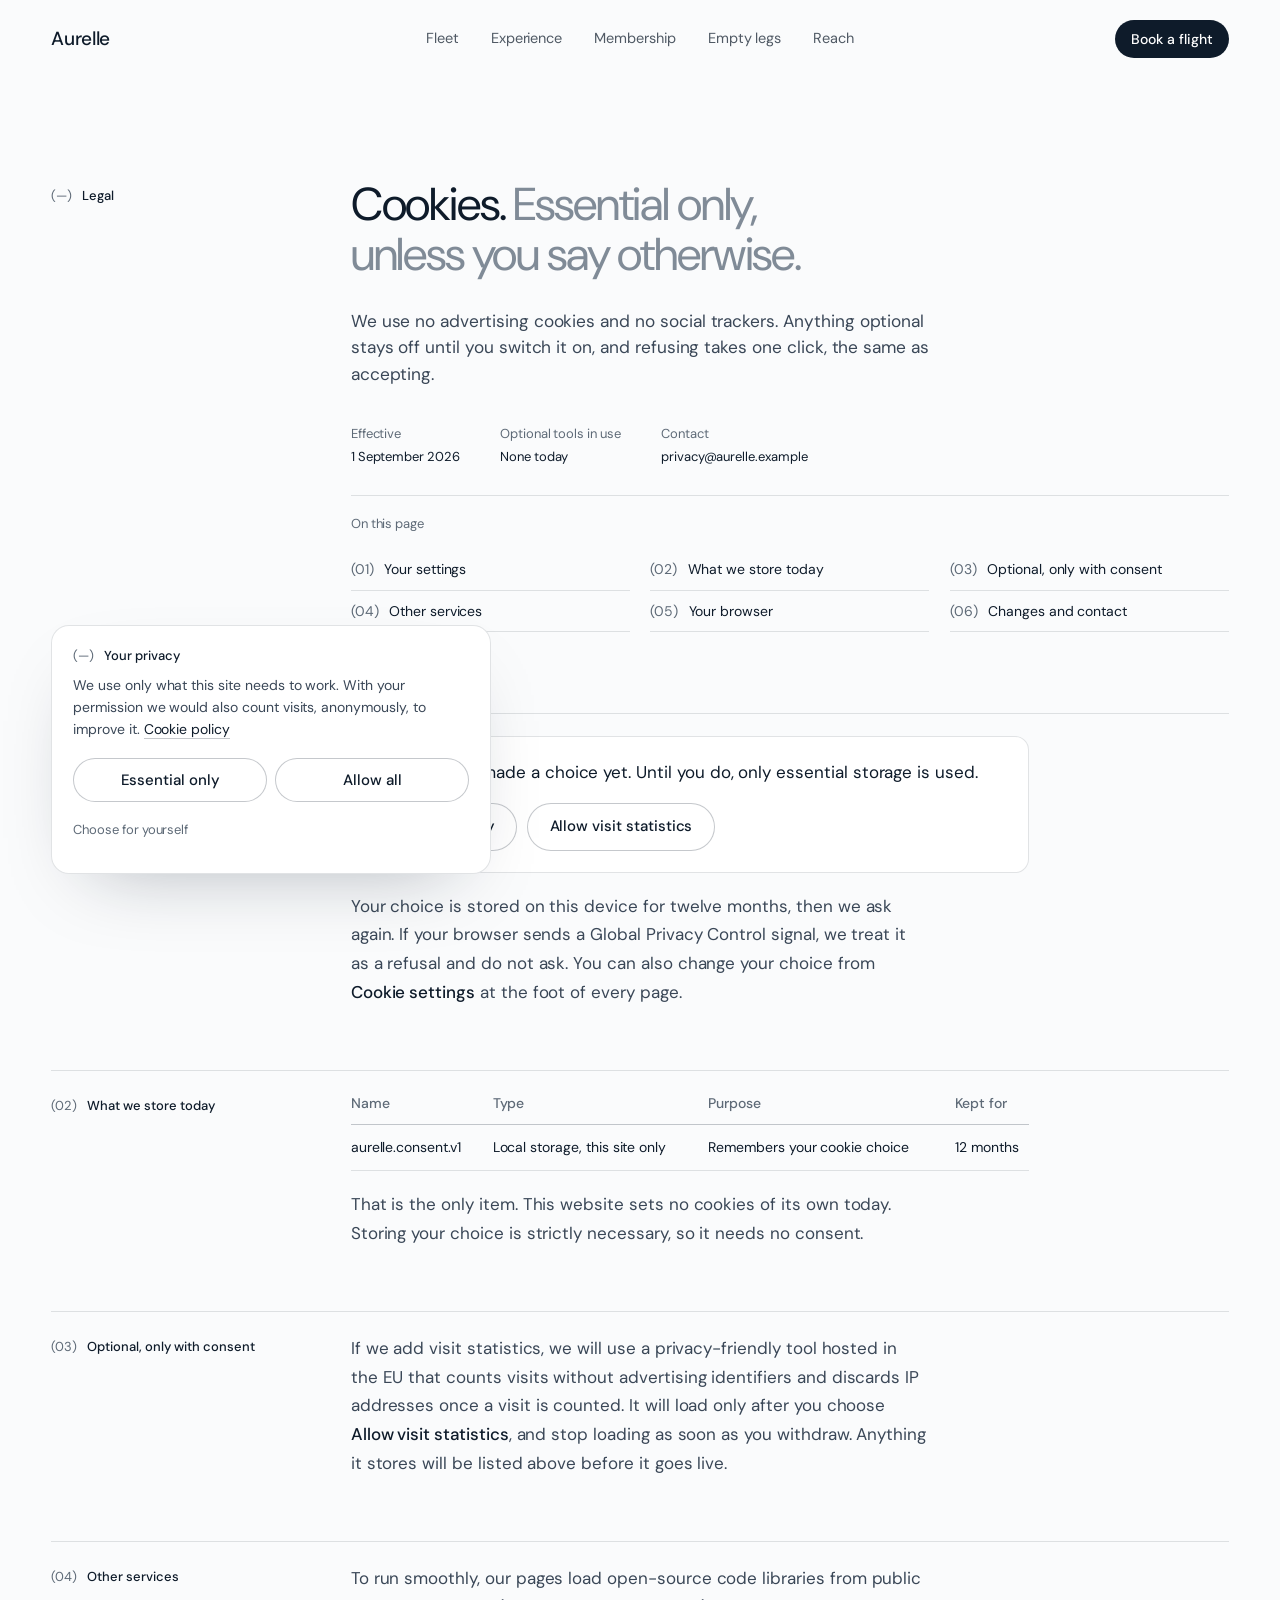
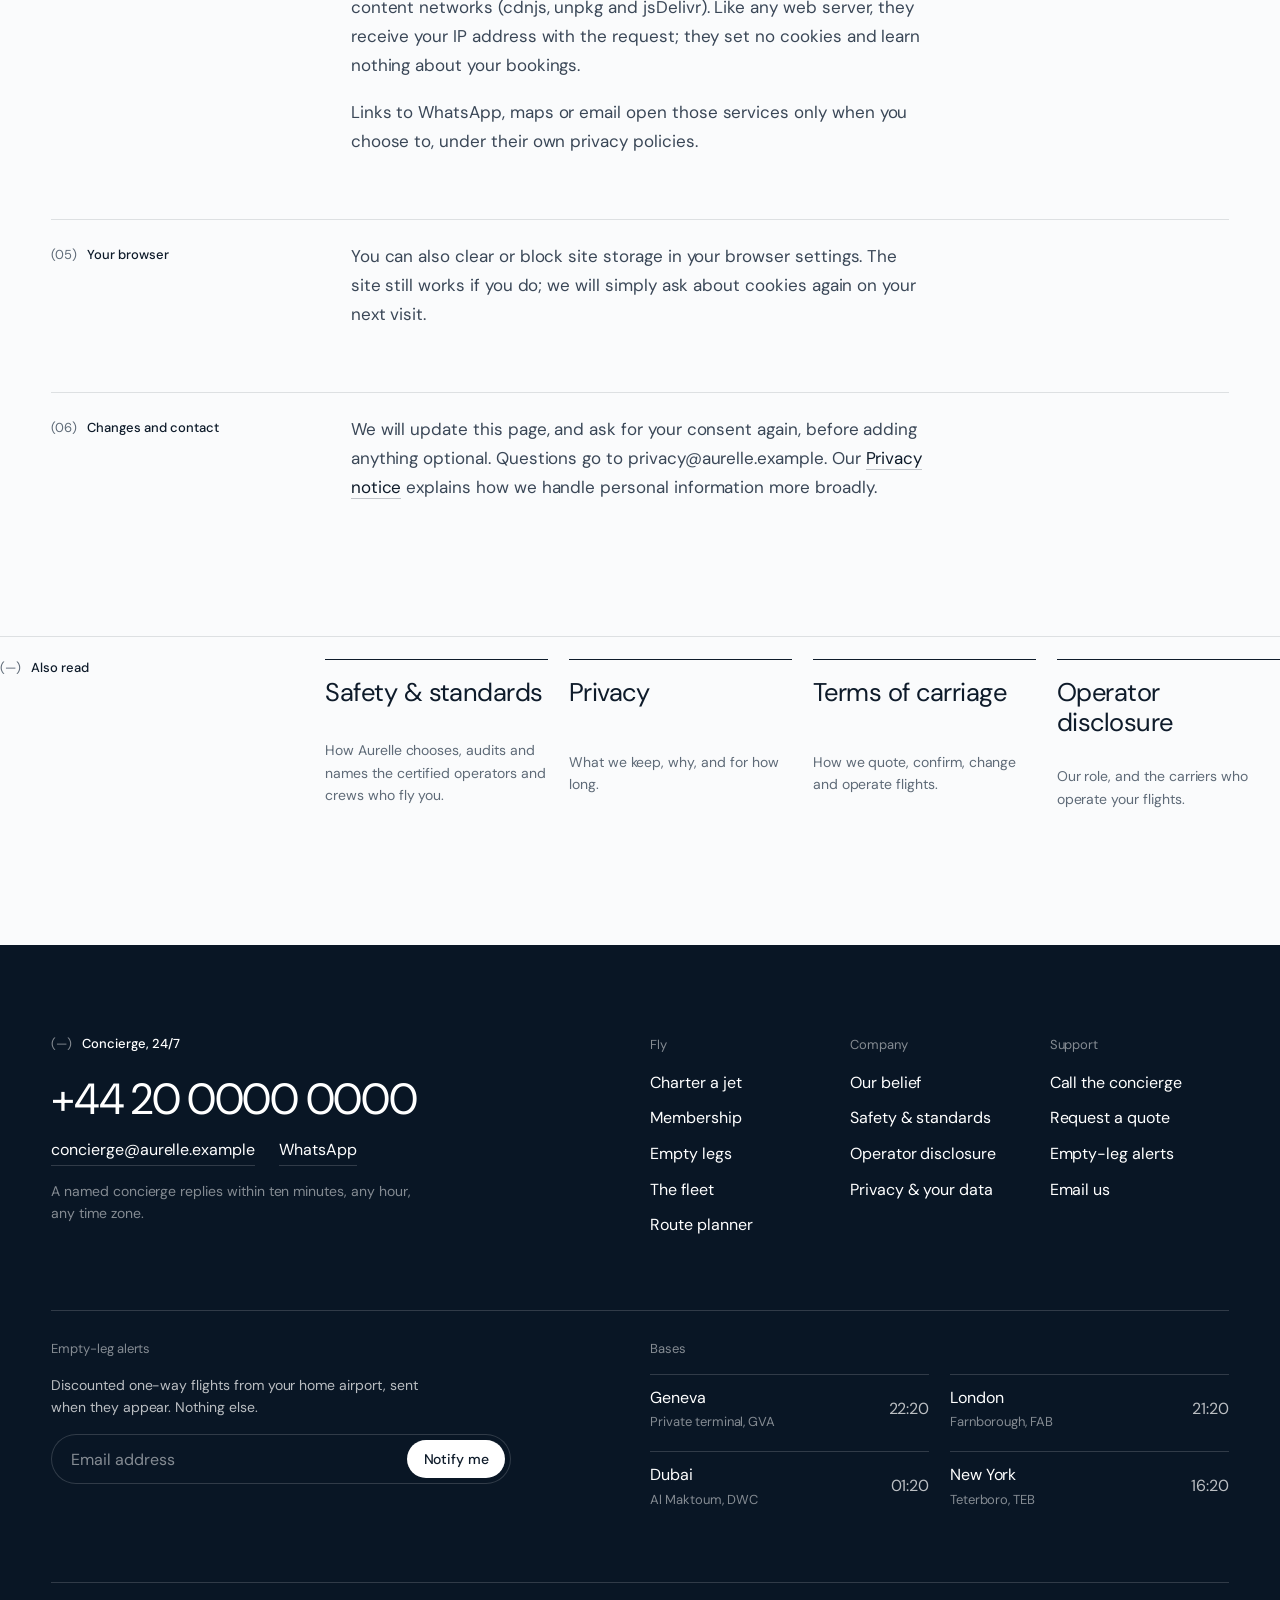
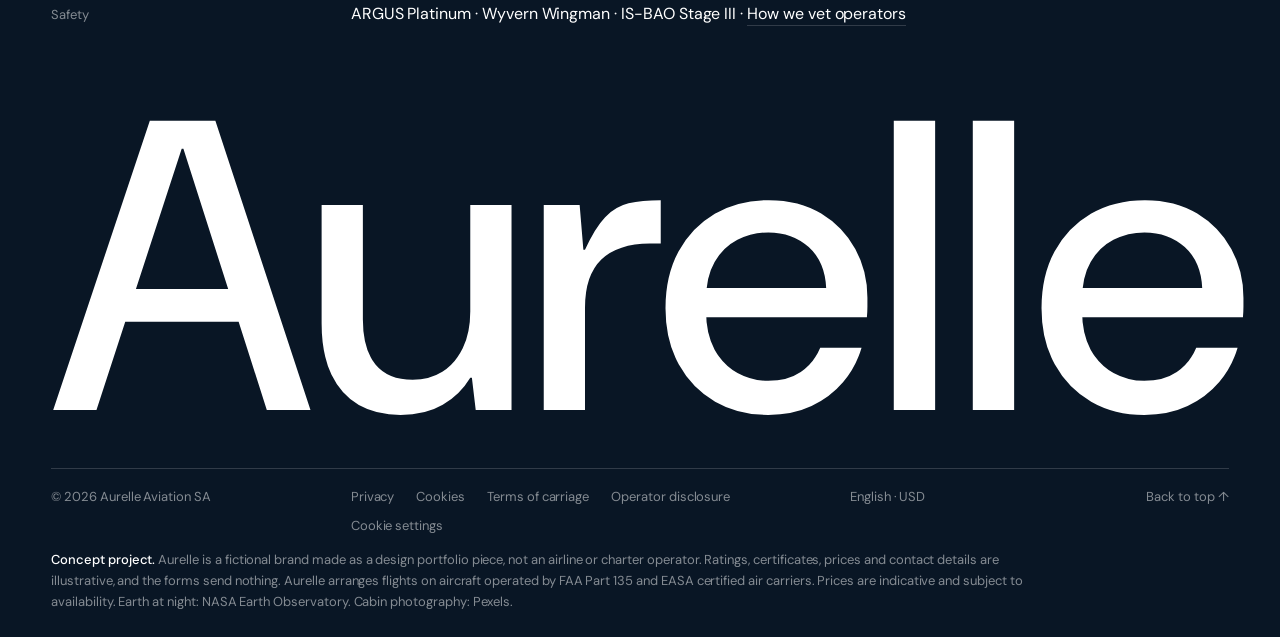
<file: cookies.html>
<!doctype html>
<html lang="en">
<head>
  <meta charset="utf-8" />
  <meta name="robots" content="noindex" />
  <meta name="viewport" content="width=device-width, initial-scale=1, viewport-fit=cover" />
  <title>Cookies · Aurelle</title>
  <meta name="description" content="Essential only, unless you say otherwise." />
  <meta name="theme-color" content="#FAFCFE" />
  <link rel="icon" href="data:image/svg+xml,%3Csvg xmlns='http://www.w3.org/2000/svg' viewBox='0 0 64 64'%3E%3Crect width='64' height='64' rx='14' fill='%230F2740'/%3E%3Cpath d='M32 14 46 50h-6l-3.2-8.6H27.2L24 50h-6L32 14Zm0 11-3.2 11h6.4L32 25Z' fill='%238EC5F0'/%3E%3C/svg%3E" />
  <link rel="preload" href="fonts/DMSans-Variable.ttf" as="font" type="font/ttf" crossorigin />
  <link rel="stylesheet" href="css/style.css" />
  <link rel="stylesheet" href="css/pages.css" />
  <link rel="stylesheet" href="css/consent.css" />
</head>
<body class="page-body">
  <a class="skip" href="#main">Skip to content</a>

  <header class="nav" data-nav>
    <a href="index.html" class="nav__brand" aria-label="Aurelle, home">
      <span>Aurelle</span>
    </a>
    <nav class="nav__links" aria-label="Primary">
      <a href="index.html#fleet">Fleet</a>
      <a href="index.html#experience">Experience</a>
      <a href="index.html#membership">Membership</a>
      <a href="index.html#empty-legs">Empty legs</a>
      <a href="index.html#reach">Reach</a>
    </nav>
    <div class="nav__actions">
      <a href="index.html#book" class="btn btn--solid btn--sm nav__book">Book a flight</a>
      <button class="nav__burger" type="button" aria-label="Open menu" aria-expanded="false" aria-controls="menu" data-menu-open><i></i><i></i></button>
    </div>
  </header>

  <div class="menu" id="menu" hidden>
    <nav class="menu__links" aria-label="Mobile">
      <a href="index.html#fleet">Fleet</a>
      <a href="index.html#experience">Experience</a>
      <a href="index.html#membership">Membership</a>
      <a href="index.html#empty-legs">Empty legs</a>
      <a href="index.html#reach">Global reach</a>
    </nav>
    <div class="menu__foot">
      <a href="index.html#book" class="btn btn--solid">Book a flight</a>
      <p class="menu__contact"><span class="label">Concierge · 24/7</span><a href="tel:+442000000000">+44 20 0000 0000</a></p>
    </div>
  </div>

  <main id="main">
    <header class="page__head wrap grid" id="top">
      <p class="label"><span class="num">(—)</span>Legal</p>
      <h1 class="page__title">Cookies. <span class="tone">Essential only, unless you say otherwise.</span></h1>
      <p class="page__lede">We use no advertising cookies and no social trackers. Anything optional stays off until you switch it on, and refusing takes one click, the same as accepting.</p>
      <dl class="page__meta"><div><dt>Effective</dt><dd>1 September 2026</dd></div><div><dt>Optional tools in use</dt><dd>None today</dd></div><div><dt>Contact</dt><dd>privacy@aurelle.example</dd></div></dl>
      <nav class="toc" aria-label="On this page"><p class="footer__h">On this page</p><ol><li><a href="#settings">Your settings</a></li><li><a href="#stored-now">What we store today</a></li><li><a href="#optional">Optional, only with consent</a></li><li><a href="#third-party">Other services</a></li><li><a href="#browser">Your browser</a></li><li><a href="#changes">Changes and contact</a></li></ol></nav>
    </header>

    <div class="doc wrap">
      <section class="doc__sec grid" id="settings" aria-labelledby="settings-h">
        <h2 class="label" id="settings-h"><span class="num">(01)</span>Your settings</h2>
        <div class="prose">
<div class="consent-inline" data-consent-inline>
<p class="consent-inline__status" data-consent-status aria-live="polite">Loading your current setting…</p>
<div class="consent-inline__actions"><button type="button" class="btn btn--ghost" data-consent-set="reject">Essential only</button><button type="button" class="btn btn--ghost" data-consent-set="accept">Allow visit statistics</button></div>
</div>
<p>Your choice is stored on this device for twelve months, then we ask again. If your browser sends a Global Privacy Control signal, we treat it as a refusal and do not ask. You can also change your choice from <strong>Cookie settings</strong> at the foot of every page.</p>
        </div>
      </section>
      <section class="doc__sec grid" id="stored-now" aria-labelledby="stored-now-h">
        <h2 class="label" id="stored-now-h"><span class="num">(02)</span>What we store today</h2>
        <div class="prose">
<div class="table" tabindex="0" role="region" aria-label="Name table"><table><thead><tr><th scope="col">Name</th><th scope="col">Type</th><th scope="col">Purpose</th><th scope="col">Kept for</th></tr></thead><tbody><tr><td data-label="Name"><span>aurelle.consent.v1</span></td><td data-label="Type"><span>Local storage, this site only</span></td><td data-label="Purpose"><span>Remembers your cookie choice</span></td><td data-label="Kept for"><span>12 months</span></td></tr></tbody></table></div>
<p>That is the only item. This website sets no cookies of its own today. Storing your choice is strictly necessary, so it needs no consent.</p>
        </div>
      </section>
      <section class="doc__sec grid" id="optional" aria-labelledby="optional-h">
        <h2 class="label" id="optional-h"><span class="num">(03)</span>Optional, only with consent</h2>
        <div class="prose">
<p>If we add visit statistics, we will use a privacy-friendly tool hosted in the EU that counts visits without advertising identifiers and discards IP addresses once a visit is counted. It will load only after you choose <strong>Allow visit statistics</strong>, and stop loading as soon as you withdraw. Anything it stores will be listed above before it goes live.</p>
        </div>
      </section>
      <section class="doc__sec grid" id="third-party" aria-labelledby="third-party-h">
        <h2 class="label" id="third-party-h"><span class="num">(04)</span>Other services</h2>
        <div class="prose">
<p>To run smoothly, our pages load open-source code libraries from public content networks (cdnjs, unpkg and jsDelivr). Like any web server, they receive your IP address with the request; they set no cookies and learn nothing about your bookings.</p>
<p>Links to WhatsApp, maps or email open those services only when you choose to, under their own privacy policies.</p>
        </div>
      </section>
      <section class="doc__sec grid" id="browser" aria-labelledby="browser-h">
        <h2 class="label" id="browser-h"><span class="num">(05)</span>Your browser</h2>
        <div class="prose">
<p>You can also clear or block site storage in your browser settings. The site still works if you do; we will simply ask about cookies again on your next visit.</p>
        </div>
      </section>
      <section class="doc__sec grid" id="changes" aria-labelledby="changes-h">
        <h2 class="label" id="changes-h"><span class="num">(06)</span>Changes and contact</h2>
        <div class="prose">
<p>We will update this page, and ask for your consent again, before adding anything optional. Questions go to privacy@aurelle.example. Our <a href="privacy.html">Privacy notice</a> explains how we handle personal information more broadly.</p>
        </div>
      </section>
    </div>

    <nav class="related wrap grid" aria-label="Trust and legal">
      <p class="label"><span class="num">(—)</span>Also read</p>
      <ul><li><a href="safety.html"><span>Safety &amp; standards</span><small>How Aurelle chooses, audits and names the certified operators and crews who fly you.</small></a></li><li><a href="privacy.html"><span>Privacy</span><small>What we keep, why, and for how long.</small></a></li><li><a href="terms-of-carriage.html"><span>Terms of carriage</span><small>How we quote, confirm, change and operate flights.</small></a></li><li><a href="operator-disclosure.html"><span>Operator disclosure</span><small>Our role, and the carriers who operate your flights.</small></a></li></ul>
    </nav>
  </main>

  <footer class="footer">
    <div class="wrap">
      <div class="footer__top grid">
        <div class="footer__concierge">
          <p class="label label--light"><span class="num">(—)</span>Concierge, 24/7</p>
          <a class="footer__phone" href="tel:+442000000000">+44 20 0000 0000</a>
          <p class="footer__reach"><a href="mailto:concierge@aurelle.example">concierge@aurelle.example</a><a href="https://wa.me/442000000000" rel="noopener">WhatsApp</a></p>
          <p class="footer__promise">A named concierge replies within ten minutes, any hour, any time zone.</p>
        </div>
        <nav class="footer__col" aria-label="Fly">
          <p class="footer__h">Fly</p>
          <a href="index.html#book">Charter a jet</a><a href="index.html#membership">Membership</a><a href="index.html#empty-legs">Empty legs</a><a href="index.html#fleet">The fleet</a><a href="index.html#reach">Route planner</a>
        </nav>
        <nav class="footer__col" aria-label="Company">
          <p class="footer__h">Company</p>
          <a href="index.html#belief">Our belief</a><a href="safety.html">Safety &amp; standards</a><a href="operator-disclosure.html">Operator disclosure</a><a href="privacy.html">Privacy &amp; your data</a>
        </nav>
        <nav class="footer__col" aria-label="Support">
          <p class="footer__h">Support</p>
          <a href="tel:+442000000000">Call the concierge</a><a href="index.html#book">Request a quote</a><a href="#alerts">Empty-leg alerts</a><a href="mailto:concierge@aurelle.example">Email us</a>
        </nav>
      </div>

      <div class="footer__mid grid">
        <form class="footer__brief" id="alerts" data-brief novalidate>
          <label class="footer__h" for="brief-email">Empty-leg alerts</label>
          <p class="footer__briefcopy">Discounted one-way flights from your home airport, sent when they appear. Nothing else.</p>
          <div class="footer__field">
            <input id="brief-email" type="email" autocomplete="email" placeholder="Email address" required />
            <button type="submit" class="btn btn--light btn--sm">Notify me</button>
          </div>
          <p class="footer__briefmsg" data-brief-msg aria-live="polite"></p>
        </form>
        <div class="footer__bases">
          <p class="footer__h">Bases</p>
          <ul>
            <li><span>Geneva</span><small>Private terminal, GVA</small><time data-tz="Europe/Zurich">--:--</time></li>
            <li><span>London</span><small>Farnborough, FAB</small><time data-tz="Europe/London">--:--</time></li>
            <li><span>Dubai</span><small>Al Maktoum, DWC</small><time data-tz="Asia/Dubai">--:--</time></li>
            <li><span>New York</span><small>Teterboro, TEB</small><time data-tz="America/New_York">--:--</time></li>
          </ul>
        </div>
      </div>

      <div class="footer__trust grid">
        <p class="footer__h">Safety</p>
        <p class="footer__creds">ARGUS Platinum · Wyvern Wingman · IS-BAO Stage III · <a href="safety.html">How we vet operators</a></p>
      </div>

      <div class="footer__word" aria-hidden="true"><span data-fit>Aurelle</span></div>

      <div class="footer__legal grid">
        <span class="footer__copy">© <span data-year>2026</span> Aurelle Aviation SA</span>
        <nav class="footer__links" aria-label="Legal"><a href="privacy.html">Privacy</a><a href="cookies.html">Cookies</a><a href="terms-of-carriage.html">Terms of carriage</a><a href="operator-disclosure.html">Operator disclosure</a><button type="button" data-consent-open>Cookie settings</button></nav>
        <span class="footer__locale">English · USD</span>
        <a class="footer__top-link" href="#top">Back to top ↑</a>
        <p class="footer__fine"><strong class="footer__concept">Concept project.</strong> Aurelle is a fictional brand made as a design portfolio piece, not an airline or charter operator. Ratings, certificates, prices and contact details are illustrative, and the forms send nothing. Aurelle arranges flights on aircraft operated by FAA Part 135 and EASA certified air carriers. Prices are indicative and subject to availability.
          Earth at night: NASA Earth Observatory. Cabin photography: Pexels.</p>
      </div>
    </div>
  </footer>

  <script type="module" src="js/page.js"></script>
</body>
</html>
</file>
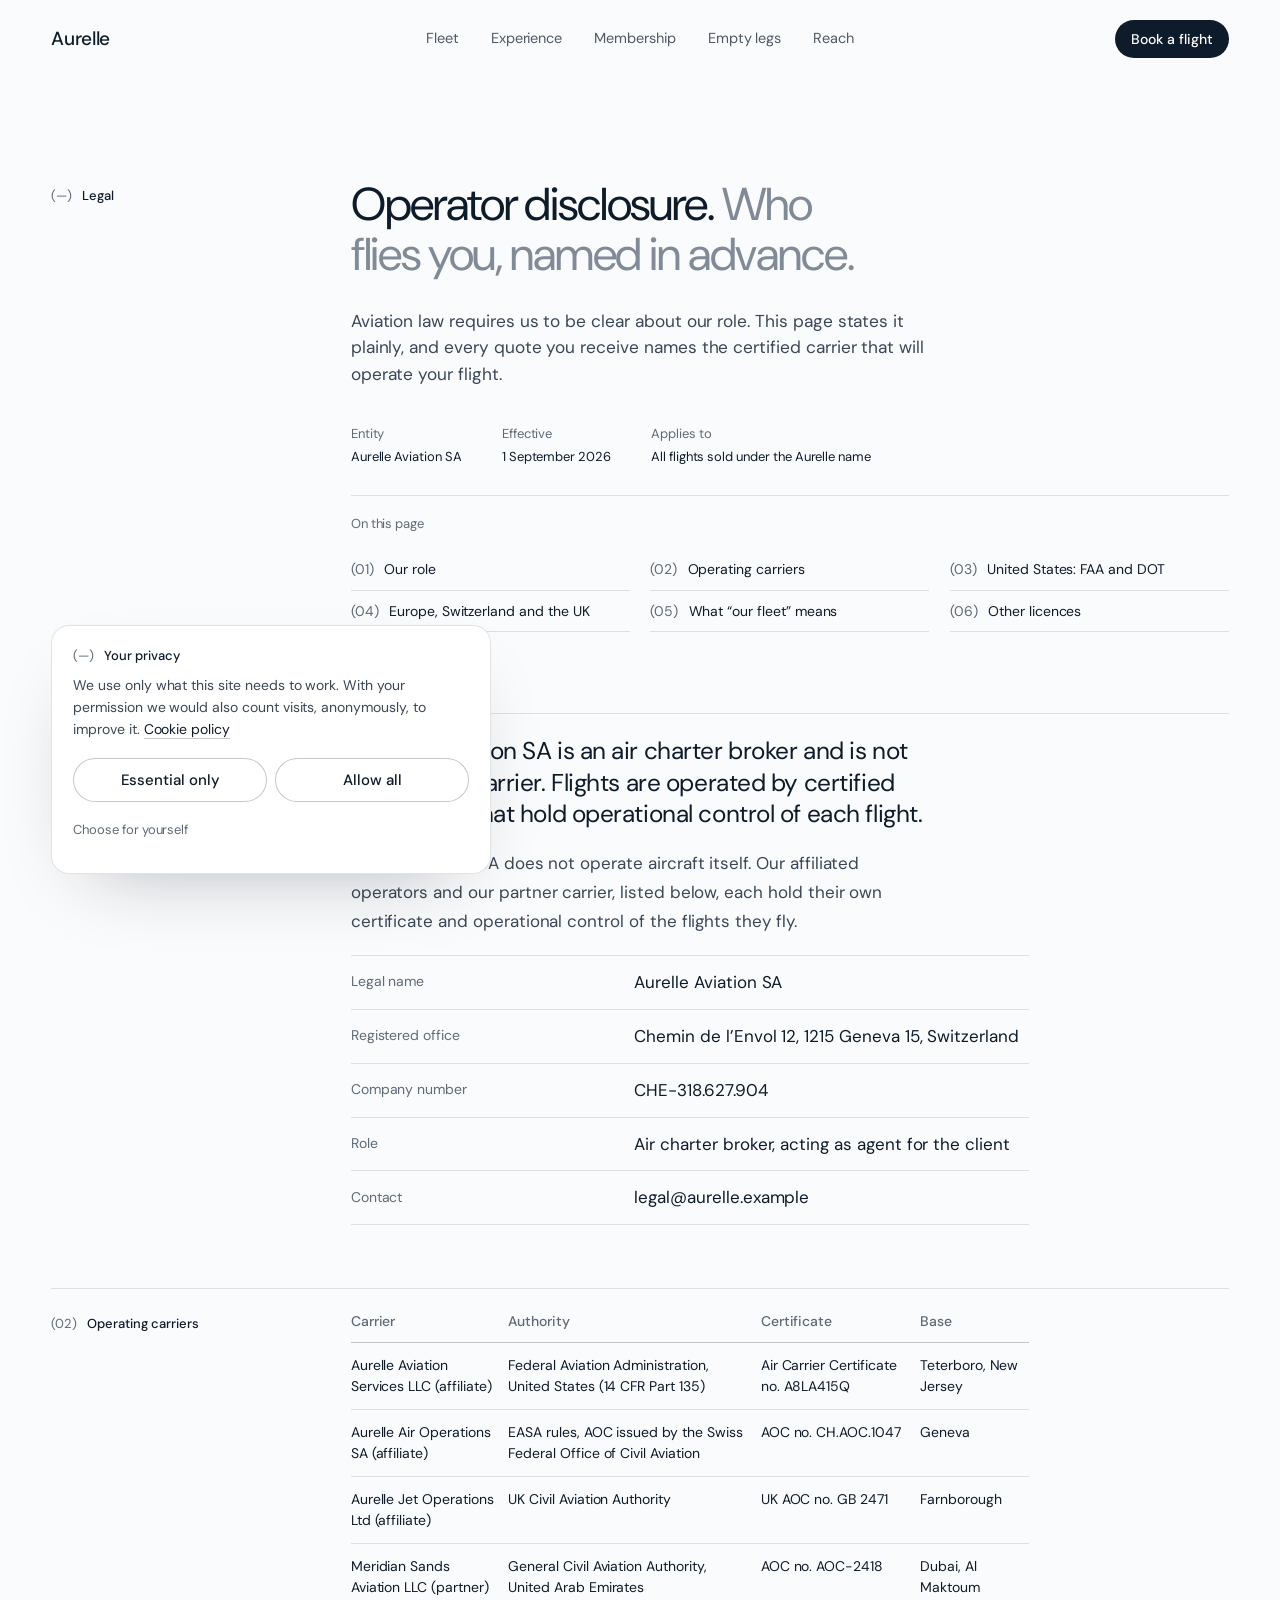
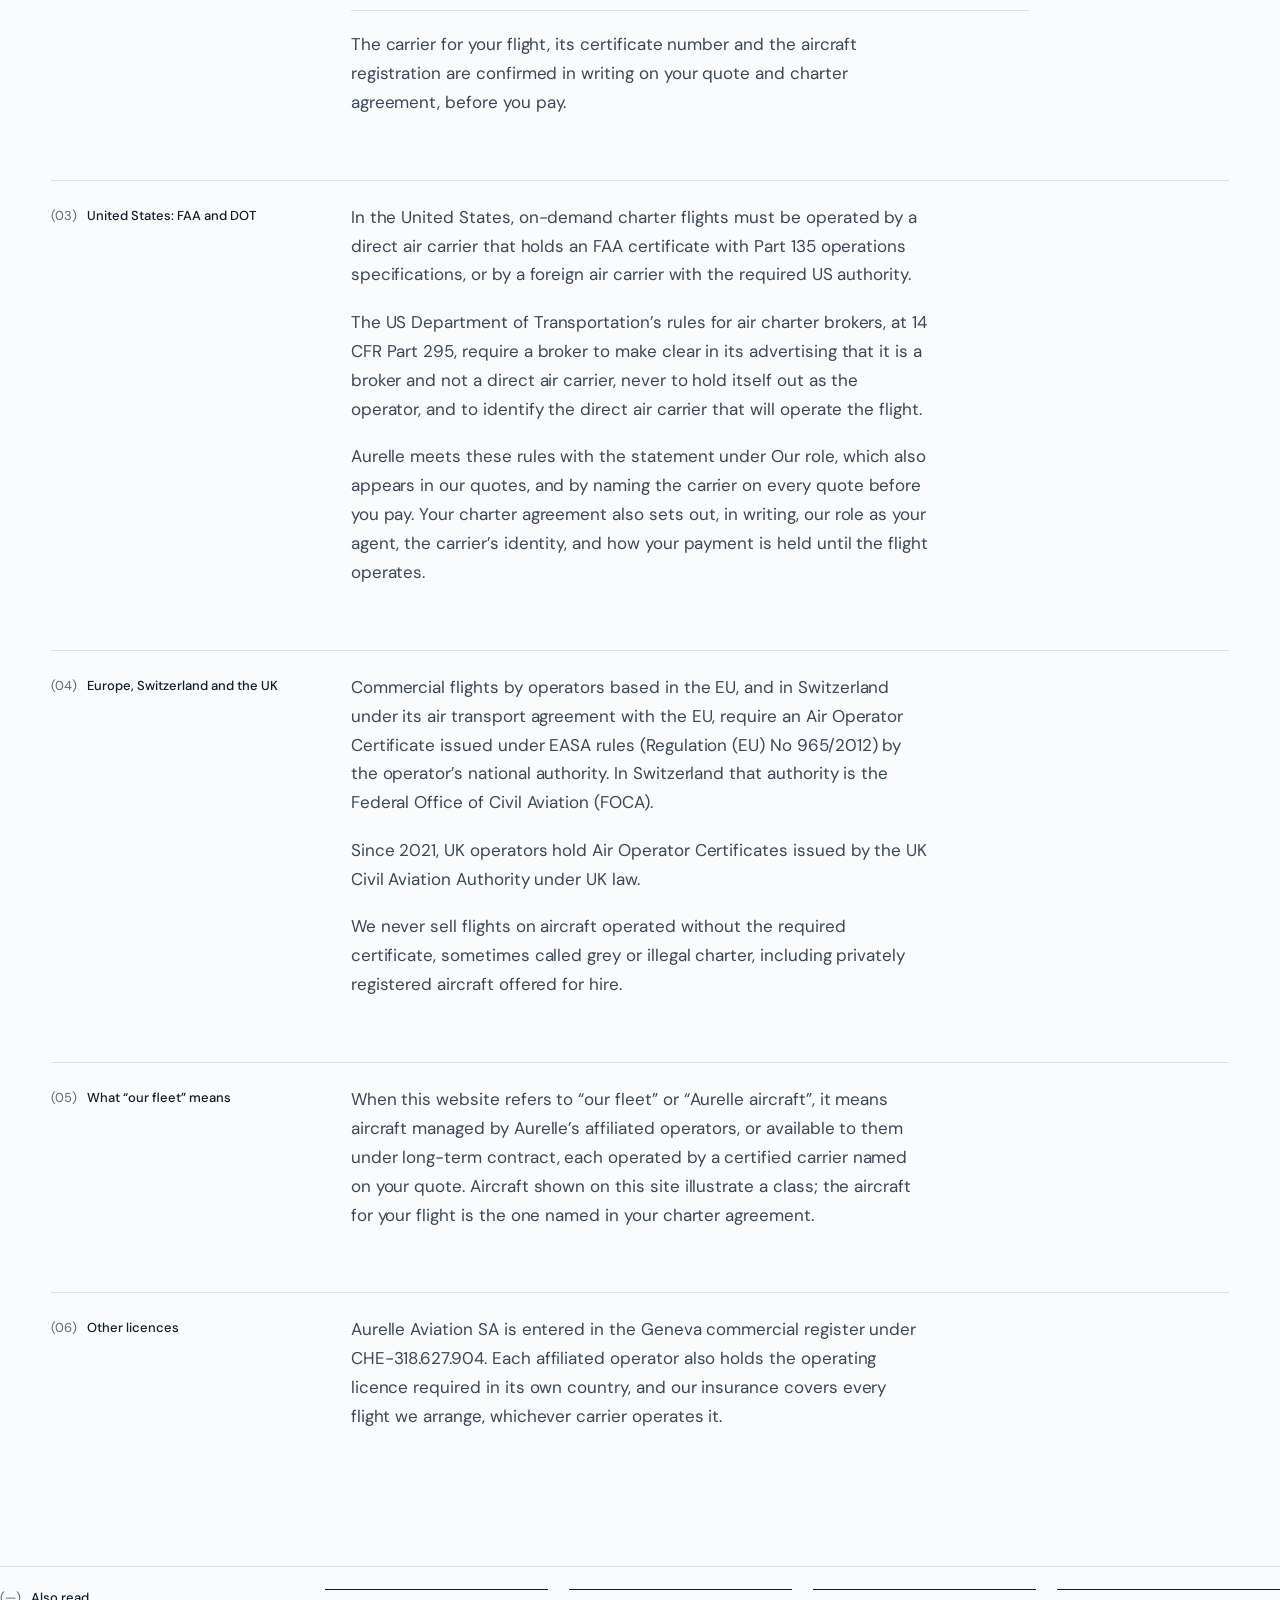
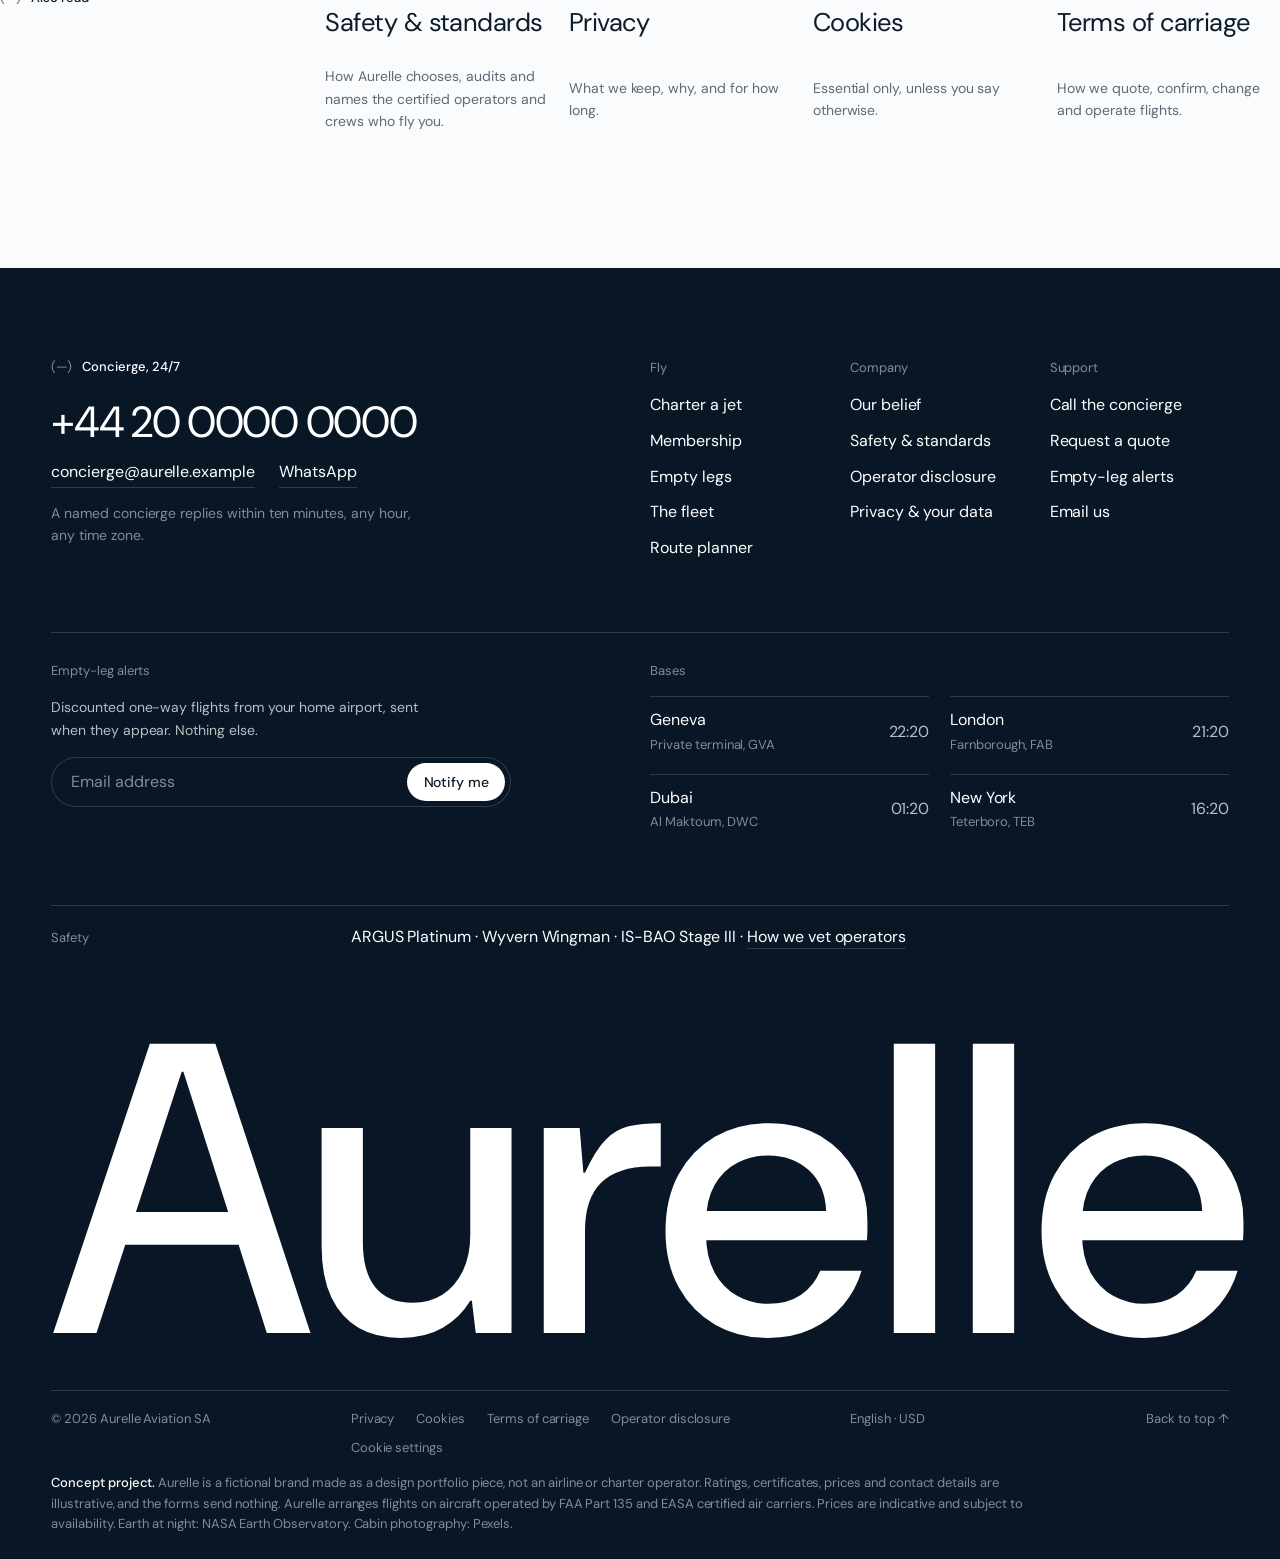
<file: operator-disclosure.html>
<!doctype html>
<html lang="en">
<head>
  <meta charset="utf-8" />
  <meta name="robots" content="noindex" />
  <meta name="viewport" content="width=device-width, initial-scale=1, viewport-fit=cover" />
  <title>Operator disclosure · Aurelle</title>
  <meta name="description" content="Our role, and the carriers who operate your flights." />
  <meta name="theme-color" content="#FAFCFE" />
  <link rel="icon" href="data:image/svg+xml,%3Csvg xmlns='http://www.w3.org/2000/svg' viewBox='0 0 64 64'%3E%3Crect width='64' height='64' rx='14' fill='%230F2740'/%3E%3Cpath d='M32 14 46 50h-6l-3.2-8.6H27.2L24 50h-6L32 14Zm0 11-3.2 11h6.4L32 25Z' fill='%238EC5F0'/%3E%3C/svg%3E" />
  <link rel="preload" href="fonts/DMSans-Variable.ttf" as="font" type="font/ttf" crossorigin />
  <link rel="stylesheet" href="css/style.css" />
  <link rel="stylesheet" href="css/pages.css" />
  <link rel="stylesheet" href="css/consent.css" />
</head>
<body class="page-body">
  <a class="skip" href="#main">Skip to content</a>

  <header class="nav" data-nav>
    <a href="index.html" class="nav__brand" aria-label="Aurelle, home">
      <span>Aurelle</span>
    </a>
    <nav class="nav__links" aria-label="Primary">
      <a href="index.html#fleet">Fleet</a>
      <a href="index.html#experience">Experience</a>
      <a href="index.html#membership">Membership</a>
      <a href="index.html#empty-legs">Empty legs</a>
      <a href="index.html#reach">Reach</a>
    </nav>
    <div class="nav__actions">
      <a href="index.html#book" class="btn btn--solid btn--sm nav__book">Book a flight</a>
      <button class="nav__burger" type="button" aria-label="Open menu" aria-expanded="false" aria-controls="menu" data-menu-open><i></i><i></i></button>
    </div>
  </header>

  <div class="menu" id="menu" hidden>
    <nav class="menu__links" aria-label="Mobile">
      <a href="index.html#fleet">Fleet</a>
      <a href="index.html#experience">Experience</a>
      <a href="index.html#membership">Membership</a>
      <a href="index.html#empty-legs">Empty legs</a>
      <a href="index.html#reach">Global reach</a>
    </nav>
    <div class="menu__foot">
      <a href="index.html#book" class="btn btn--solid">Book a flight</a>
      <p class="menu__contact"><span class="label">Concierge · 24/7</span><a href="tel:+442000000000">+44 20 0000 0000</a></p>
    </div>
  </div>

  <main id="main">
    <header class="page__head wrap grid" id="top">
      <p class="label"><span class="num">(—)</span>Legal</p>
      <h1 class="page__title">Operator disclosure. <span class="tone">Who flies you, named in advance.</span></h1>
      <p class="page__lede">Aviation law requires us to be clear about our role. This page states it plainly, and every quote you receive names the certified carrier that will operate your flight.</p>
      <dl class="page__meta"><div><dt>Entity</dt><dd>Aurelle Aviation SA</dd></div><div><dt>Effective</dt><dd>1 September 2026</dd></div><div><dt>Applies to</dt><dd>All flights sold under the Aurelle name</dd></div></dl>
      <nav class="toc" aria-label="On this page"><p class="footer__h">On this page</p><ol><li><a href="#role">Our role</a></li><li><a href="#carriers">Operating carriers</a></li><li><a href="#united-states">United States: FAA and DOT</a></li><li><a href="#europe">Europe, Switzerland and the UK</a></li><li><a href="#fleet">What “our fleet” means</a></li><li><a href="#licences">Other licences</a></li></ol></nav>
    </header>

    <div class="doc wrap">
      <section class="doc__sec grid" id="role" aria-labelledby="role-h">
        <h2 class="label" id="role-h"><span class="num">(01)</span>Our role</h2>
        <div class="prose">
<p class="prose__lead">Aurelle Aviation SA is an air charter broker and is not a direct air carrier. Flights are operated by certified air carriers that hold operational control of each flight.</p>
<p>Aurelle Aviation SA does not operate aircraft itself. Our affiliated operators and our partner carrier, listed below, each hold their own certificate and operational control of the flights they fly.</p>
<dl class="facts"><div><dt>Legal name</dt><dd>Aurelle Aviation SA</dd></div><div><dt>Registered office</dt><dd>Chemin de l’Envol 12, 1215 Geneva 15, Switzerland</dd></div><div><dt>Company number</dt><dd>CHE-318.627.904</dd></div><div><dt>Role</dt><dd>Air charter broker, acting as agent for the client</dd></div><div><dt>Contact</dt><dd>legal@aurelle.example</dd></div></dl>
        </div>
      </section>
      <section class="doc__sec grid" id="carriers" aria-labelledby="carriers-h">
        <h2 class="label" id="carriers-h"><span class="num">(02)</span>Operating carriers</h2>
        <div class="prose">
<div class="table" tabindex="0" role="region" aria-label="Carrier table"><table><thead><tr><th scope="col">Carrier</th><th scope="col">Authority</th><th scope="col">Certificate</th><th scope="col">Base</th></tr></thead><tbody><tr><td data-label="Carrier"><span>Aurelle Aviation Services LLC (affiliate)</span></td><td data-label="Authority"><span>Federal Aviation Administration, United States (14 CFR Part 135)</span></td><td data-label="Certificate"><span>Air Carrier Certificate no. A8LA415Q</span></td><td data-label="Base"><span>Teterboro, New Jersey</span></td></tr><tr><td data-label="Carrier"><span>Aurelle Air Operations SA (affiliate)</span></td><td data-label="Authority"><span>EASA rules, AOC issued by the Swiss Federal Office of Civil Aviation</span></td><td data-label="Certificate"><span>AOC no. CH.AOC.1047</span></td><td data-label="Base"><span>Geneva</span></td></tr><tr><td data-label="Carrier"><span>Aurelle Jet Operations Ltd (affiliate)</span></td><td data-label="Authority"><span>UK Civil Aviation Authority</span></td><td data-label="Certificate"><span>UK AOC no. GB 2471</span></td><td data-label="Base"><span>Farnborough</span></td></tr><tr><td data-label="Carrier"><span>Meridian Sands Aviation LLC (partner)</span></td><td data-label="Authority"><span>General Civil Aviation Authority, United Arab Emirates</span></td><td data-label="Certificate"><span>AOC no. AOC-2418</span></td><td data-label="Base"><span>Dubai, Al Maktoum</span></td></tr></tbody></table></div>
<p>The carrier for your flight, its certificate number and the aircraft registration are confirmed in writing on your quote and charter agreement, before you pay.</p>
        </div>
      </section>
      <section class="doc__sec grid" id="united-states" aria-labelledby="united-states-h">
        <h2 class="label" id="united-states-h"><span class="num">(03)</span>United States: FAA and DOT</h2>
        <div class="prose">
<p>In the United States, on-demand charter flights must be operated by a direct air carrier that holds an FAA certificate with Part 135 operations specifications, or by a foreign air carrier with the required US authority.</p>
<p>The US Department of Transportation’s rules for air charter brokers, at 14 CFR Part 295, require a broker to make clear in its advertising that it is a broker and not a direct air carrier, never to hold itself out as the operator, and to identify the direct air carrier that will operate the flight.</p>
<p>Aurelle meets these rules with the statement under Our role, which also appears in our quotes, and by naming the carrier on every quote before you pay. Your charter agreement also sets out, in writing, our role as your agent, the carrier’s identity, and how your payment is held until the flight operates.</p>
        </div>
      </section>
      <section class="doc__sec grid" id="europe" aria-labelledby="europe-h">
        <h2 class="label" id="europe-h"><span class="num">(04)</span>Europe, Switzerland and the UK</h2>
        <div class="prose">
<p>Commercial flights by operators based in the EU, and in Switzerland under its air transport agreement with the EU, require an Air Operator Certificate issued under EASA rules (Regulation (EU) No 965/2012) by the operator’s national authority. In Switzerland that authority is the Federal Office of Civil Aviation (FOCA).</p>
<p>Since 2021, UK operators hold Air Operator Certificates issued by the UK Civil Aviation Authority under UK law.</p>
<p>We never sell flights on aircraft operated without the required certificate, sometimes called grey or illegal charter, including privately registered aircraft offered for hire.</p>
        </div>
      </section>
      <section class="doc__sec grid" id="fleet" aria-labelledby="fleet-h">
        <h2 class="label" id="fleet-h"><span class="num">(05)</span>What “our fleet” means</h2>
        <div class="prose">
<p>When this website refers to “our fleet” or “Aurelle aircraft”, it means aircraft managed by Aurelle’s affiliated operators, or available to them under long-term contract, each operated by a certified carrier named on your quote. Aircraft shown on this site illustrate a class; the aircraft for your flight is the one named in your charter agreement.</p>
        </div>
      </section>
      <section class="doc__sec grid" id="licences" aria-labelledby="licences-h">
        <h2 class="label" id="licences-h"><span class="num">(06)</span>Other licences</h2>
        <div class="prose">
<p>Aurelle Aviation SA is entered in the Geneva commercial register under CHE-318.627.904. Each affiliated operator also holds the operating licence required in its own country, and our insurance covers every flight we arrange, whichever carrier operates it.</p>
        </div>
      </section>
    </div>

    <nav class="related wrap grid" aria-label="Trust and legal">
      <p class="label"><span class="num">(—)</span>Also read</p>
      <ul><li><a href="safety.html"><span>Safety &amp; standards</span><small>How Aurelle chooses, audits and names the certified operators and crews who fly you.</small></a></li><li><a href="privacy.html"><span>Privacy</span><small>What we keep, why, and for how long.</small></a></li><li><a href="cookies.html"><span>Cookies</span><small>Essential only, unless you say otherwise.</small></a></li><li><a href="terms-of-carriage.html"><span>Terms of carriage</span><small>How we quote, confirm, change and operate flights.</small></a></li></ul>
    </nav>
  </main>

  <footer class="footer">
    <div class="wrap">
      <div class="footer__top grid">
        <div class="footer__concierge">
          <p class="label label--light"><span class="num">(—)</span>Concierge, 24/7</p>
          <a class="footer__phone" href="tel:+442000000000">+44 20 0000 0000</a>
          <p class="footer__reach"><a href="mailto:concierge@aurelle.example">concierge@aurelle.example</a><a href="https://wa.me/442000000000" rel="noopener">WhatsApp</a></p>
          <p class="footer__promise">A named concierge replies within ten minutes, any hour, any time zone.</p>
        </div>
        <nav class="footer__col" aria-label="Fly">
          <p class="footer__h">Fly</p>
          <a href="index.html#book">Charter a jet</a><a href="index.html#membership">Membership</a><a href="index.html#empty-legs">Empty legs</a><a href="index.html#fleet">The fleet</a><a href="index.html#reach">Route planner</a>
        </nav>
        <nav class="footer__col" aria-label="Company">
          <p class="footer__h">Company</p>
          <a href="index.html#belief">Our belief</a><a href="safety.html">Safety &amp; standards</a><a href="operator-disclosure.html">Operator disclosure</a><a href="privacy.html">Privacy &amp; your data</a>
        </nav>
        <nav class="footer__col" aria-label="Support">
          <p class="footer__h">Support</p>
          <a href="tel:+442000000000">Call the concierge</a><a href="index.html#book">Request a quote</a><a href="#alerts">Empty-leg alerts</a><a href="mailto:concierge@aurelle.example">Email us</a>
        </nav>
      </div>

      <div class="footer__mid grid">
        <form class="footer__brief" id="alerts" data-brief novalidate>
          <label class="footer__h" for="brief-email">Empty-leg alerts</label>
          <p class="footer__briefcopy">Discounted one-way flights from your home airport, sent when they appear. Nothing else.</p>
          <div class="footer__field">
            <input id="brief-email" type="email" autocomplete="email" placeholder="Email address" required />
            <button type="submit" class="btn btn--light btn--sm">Notify me</button>
          </div>
          <p class="footer__briefmsg" data-brief-msg aria-live="polite"></p>
        </form>
        <div class="footer__bases">
          <p class="footer__h">Bases</p>
          <ul>
            <li><span>Geneva</span><small>Private terminal, GVA</small><time data-tz="Europe/Zurich">--:--</time></li>
            <li><span>London</span><small>Farnborough, FAB</small><time data-tz="Europe/London">--:--</time></li>
            <li><span>Dubai</span><small>Al Maktoum, DWC</small><time data-tz="Asia/Dubai">--:--</time></li>
            <li><span>New York</span><small>Teterboro, TEB</small><time data-tz="America/New_York">--:--</time></li>
          </ul>
        </div>
      </div>

      <div class="footer__trust grid">
        <p class="footer__h">Safety</p>
        <p class="footer__creds">ARGUS Platinum · Wyvern Wingman · IS-BAO Stage III · <a href="safety.html">How we vet operators</a></p>
      </div>

      <div class="footer__word" aria-hidden="true"><span data-fit>Aurelle</span></div>

      <div class="footer__legal grid">
        <span class="footer__copy">© <span data-year>2026</span> Aurelle Aviation SA</span>
        <nav class="footer__links" aria-label="Legal"><a href="privacy.html">Privacy</a><a href="cookies.html">Cookies</a><a href="terms-of-carriage.html">Terms of carriage</a><a href="operator-disclosure.html">Operator disclosure</a><button type="button" data-consent-open>Cookie settings</button></nav>
        <span class="footer__locale">English · USD</span>
        <a class="footer__top-link" href="#top">Back to top ↑</a>
        <p class="footer__fine"><strong class="footer__concept">Concept project.</strong> Aurelle is a fictional brand made as a design portfolio piece, not an airline or charter operator. Ratings, certificates, prices and contact details are illustrative, and the forms send nothing. Aurelle arranges flights on aircraft operated by FAA Part 135 and EASA certified air carriers. Prices are indicative and subject to availability.
          Earth at night: NASA Earth Observatory. Cabin photography: Pexels.</p>
      </div>
    </div>
  </footer>

  <script type="module" src="js/page.js"></script>
</body>
</html>
</file>
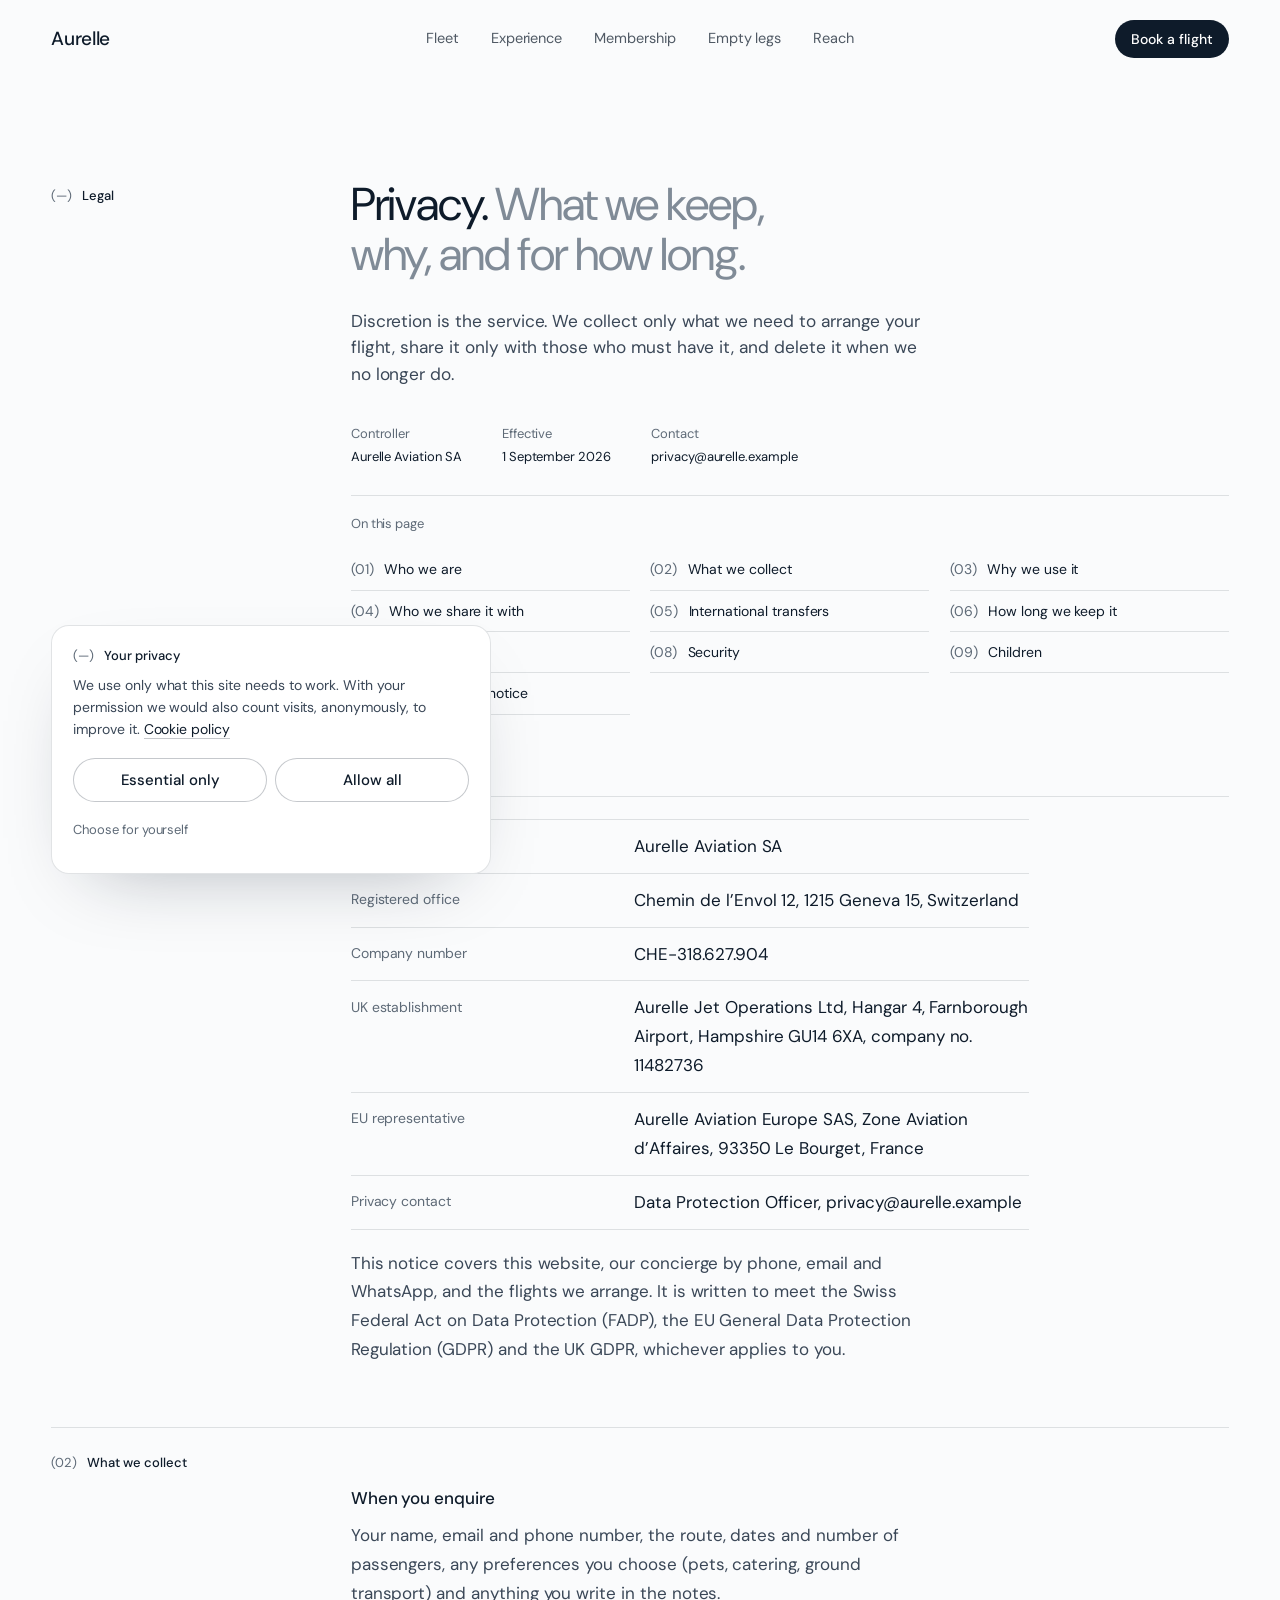
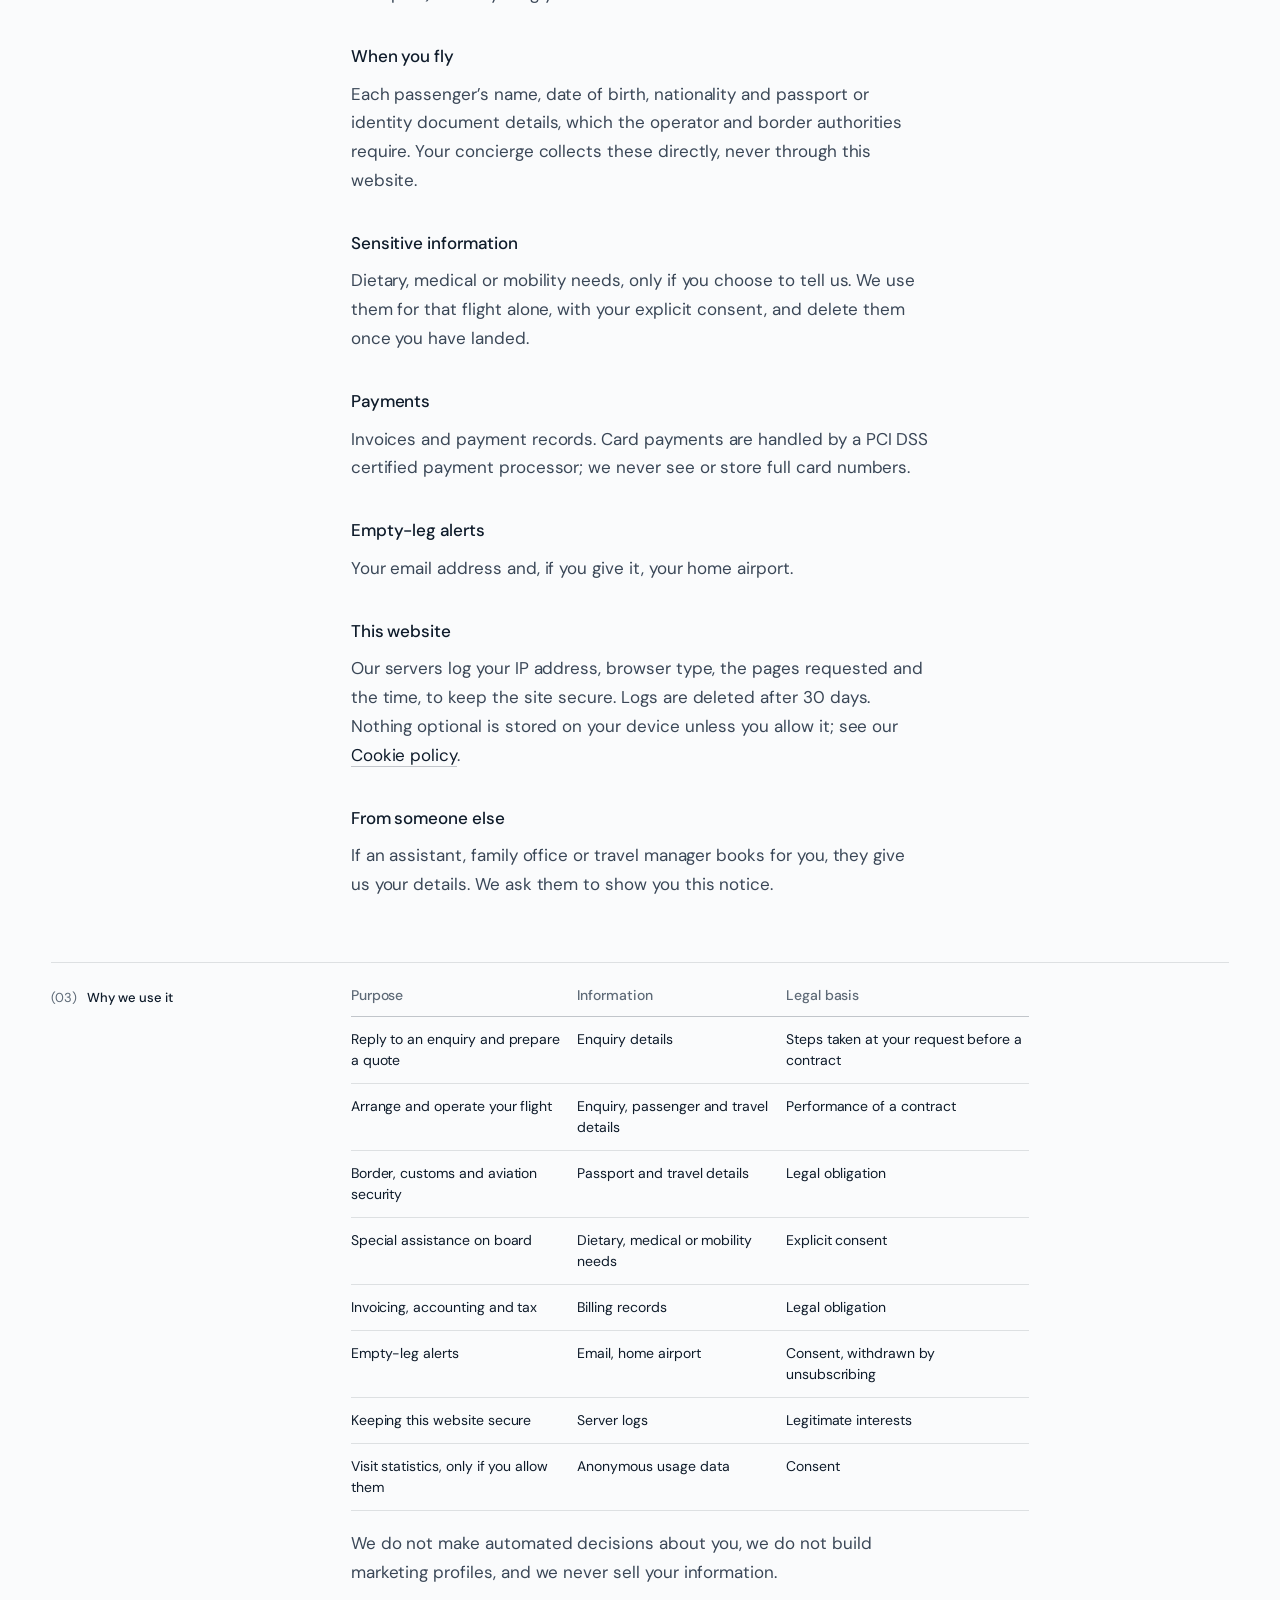
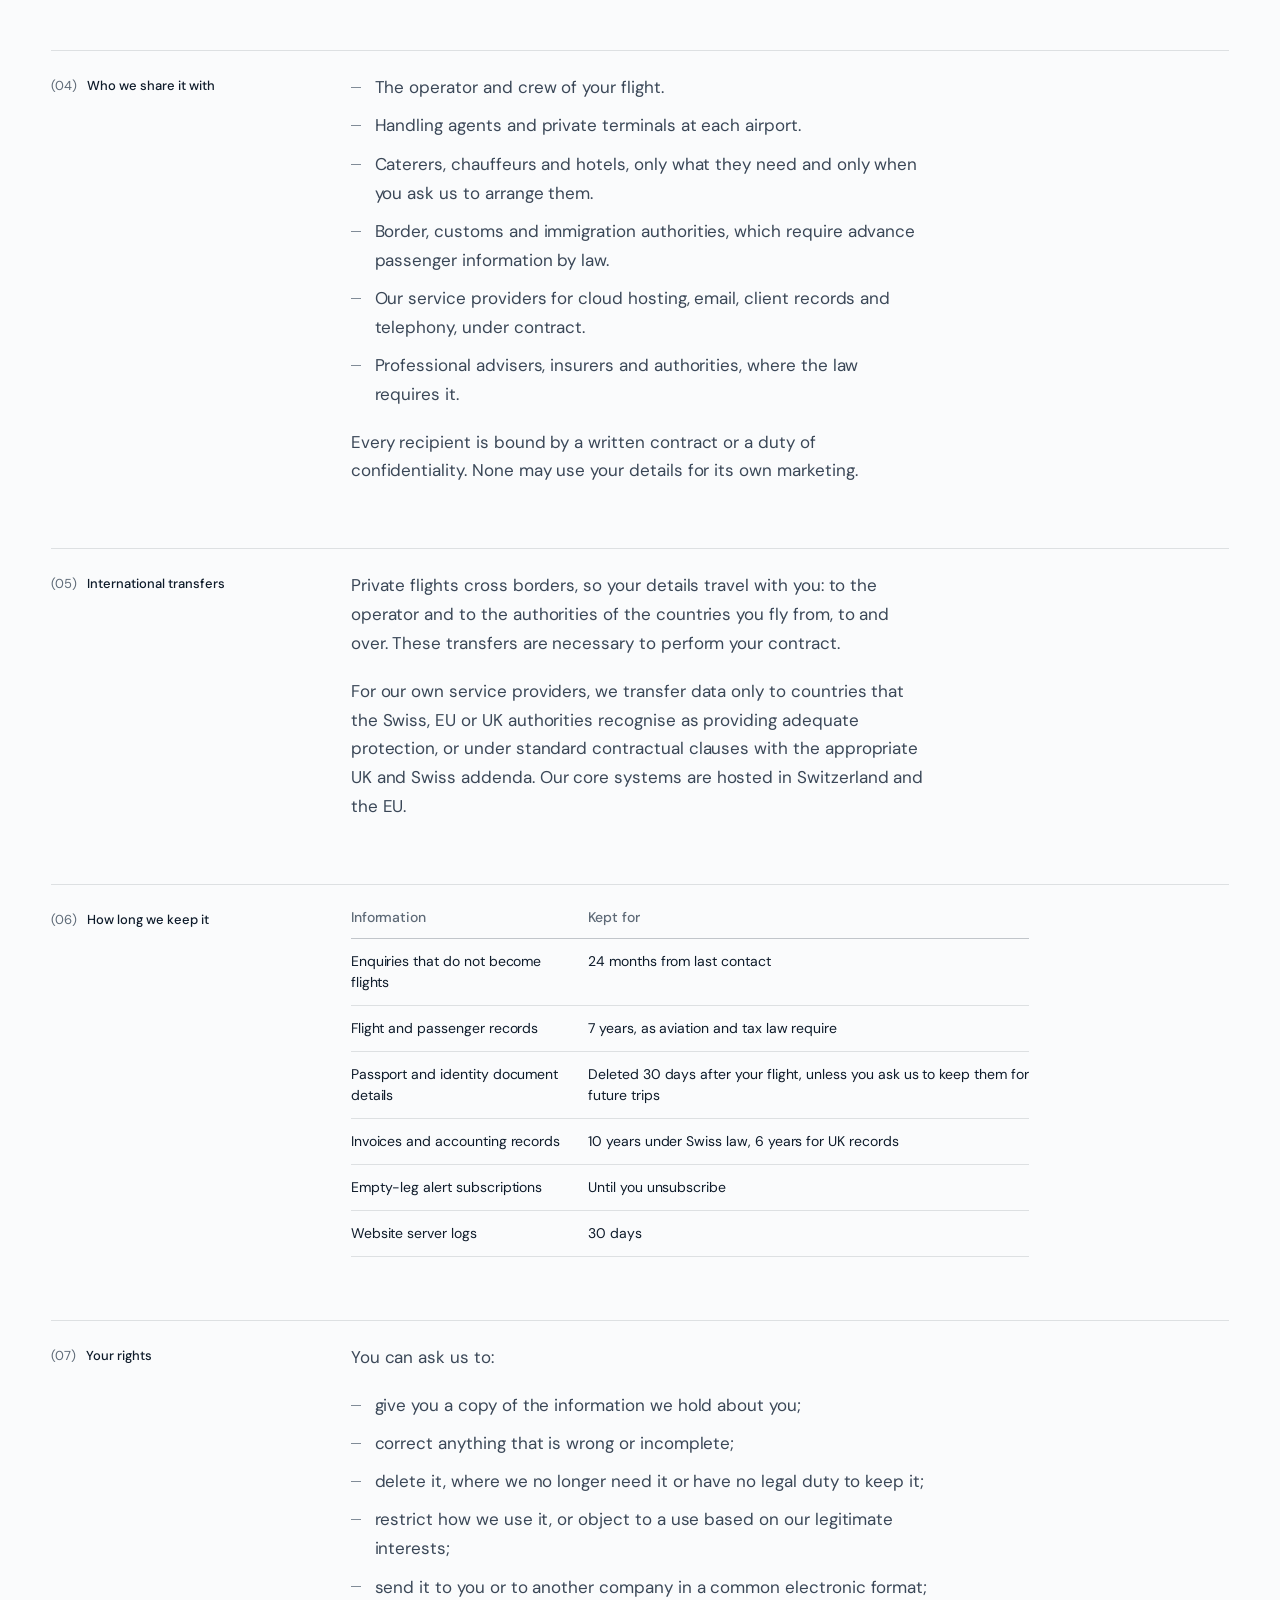
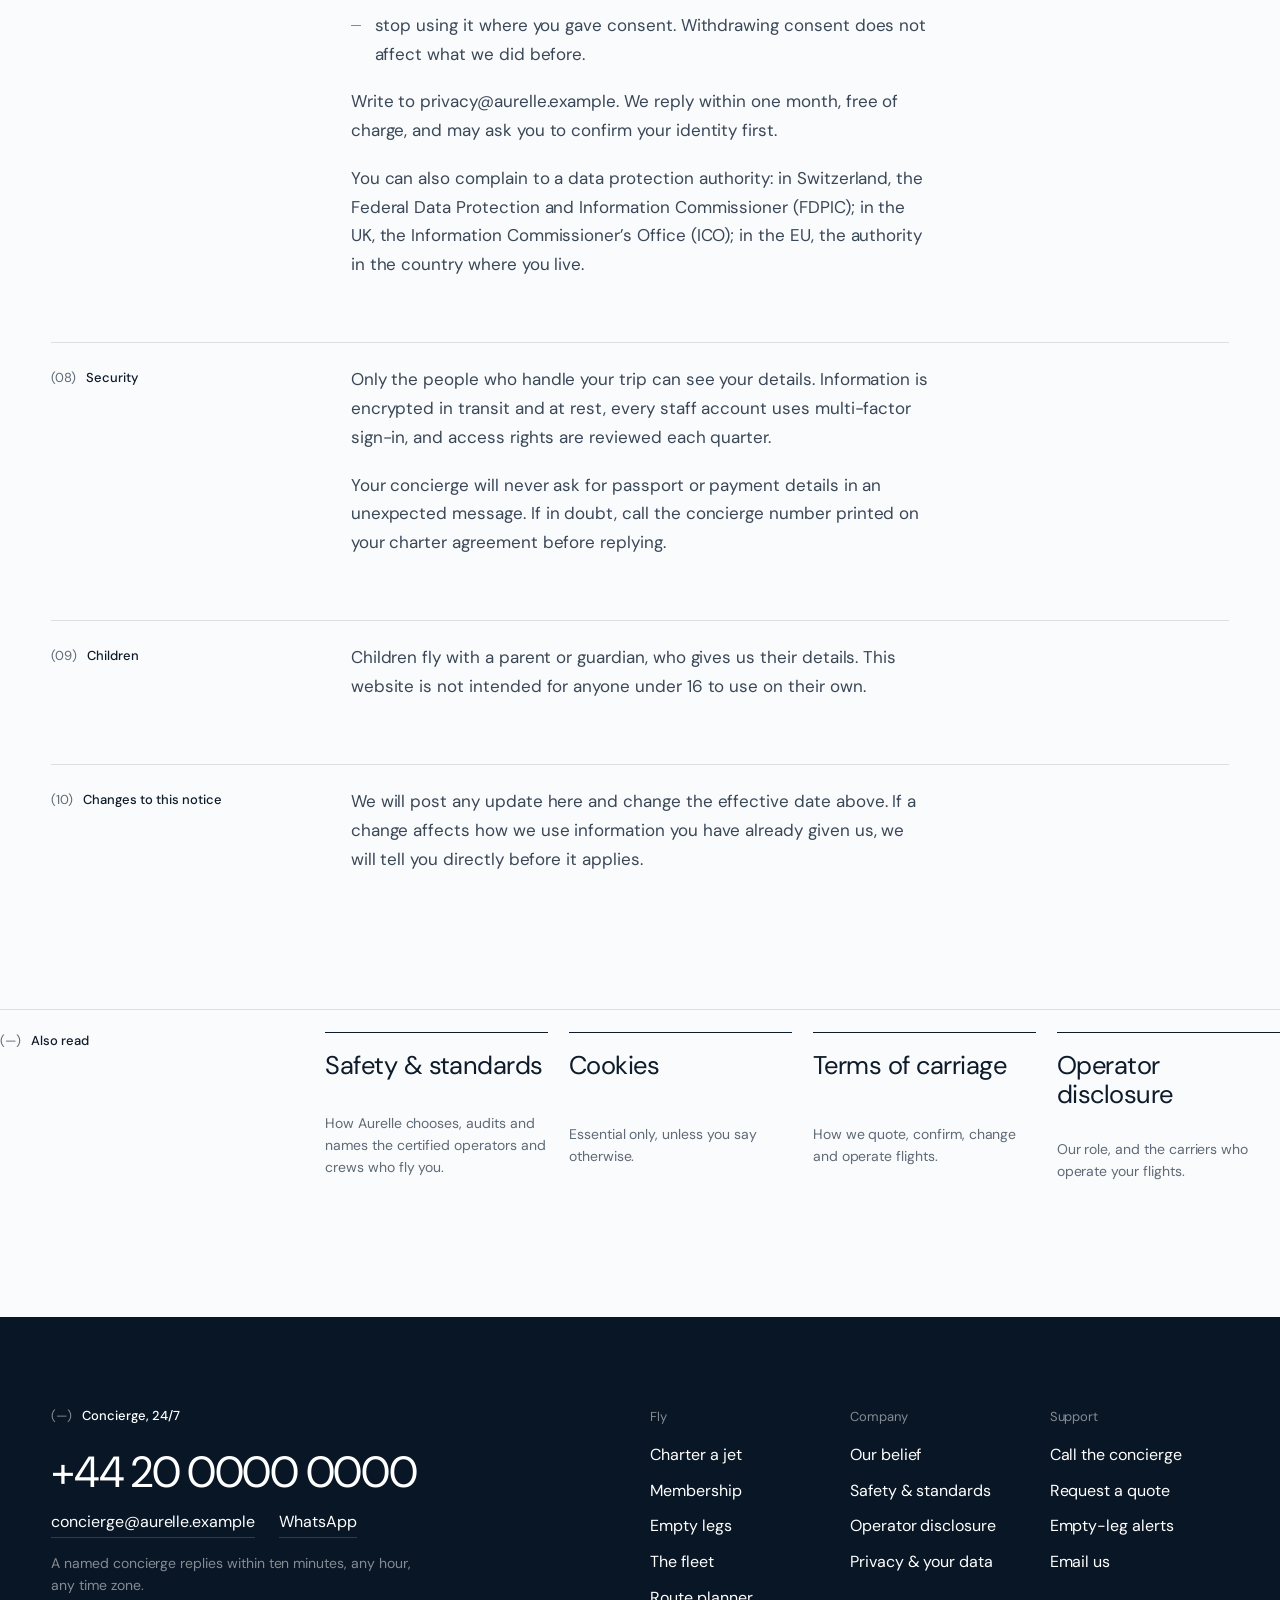
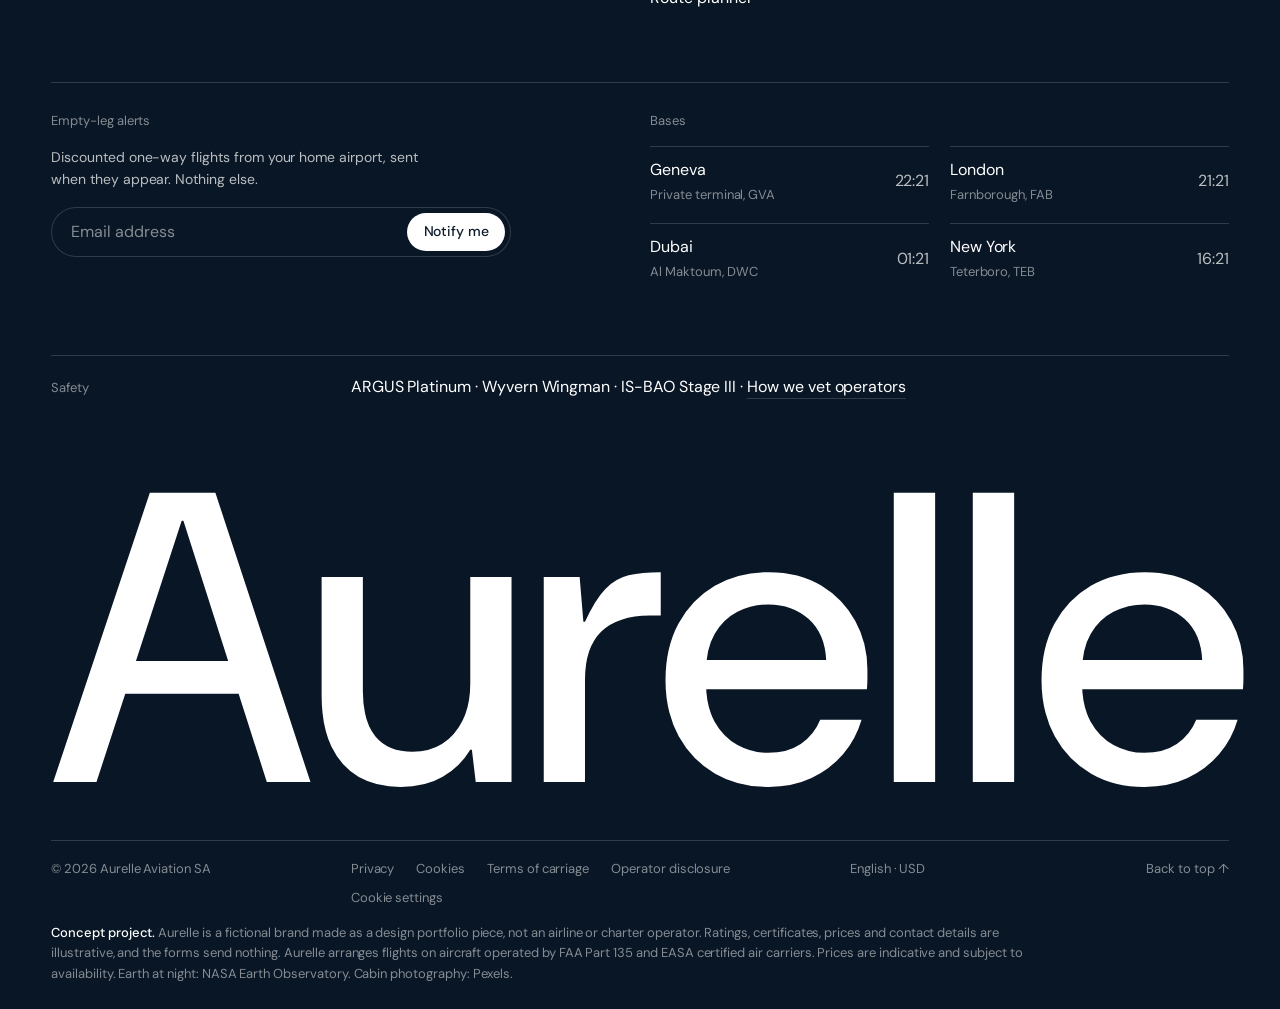
<file: privacy.html>
<!doctype html>
<html lang="en">
<head>
  <meta charset="utf-8" />
  <meta name="robots" content="noindex" />
  <meta name="viewport" content="width=device-width, initial-scale=1, viewport-fit=cover" />
  <title>Privacy · Aurelle</title>
  <meta name="description" content="What we keep, why, and for how long." />
  <meta name="theme-color" content="#FAFCFE" />
  <link rel="icon" href="data:image/svg+xml,%3Csvg xmlns='http://www.w3.org/2000/svg' viewBox='0 0 64 64'%3E%3Crect width='64' height='64' rx='14' fill='%230F2740'/%3E%3Cpath d='M32 14 46 50h-6l-3.2-8.6H27.2L24 50h-6L32 14Zm0 11-3.2 11h6.4L32 25Z' fill='%238EC5F0'/%3E%3C/svg%3E" />
  <link rel="preload" href="fonts/DMSans-Variable.ttf" as="font" type="font/ttf" crossorigin />
  <link rel="stylesheet" href="css/style.css" />
  <link rel="stylesheet" href="css/pages.css" />
  <link rel="stylesheet" href="css/consent.css" />
</head>
<body class="page-body">
  <a class="skip" href="#main">Skip to content</a>

  <header class="nav" data-nav>
    <a href="index.html" class="nav__brand" aria-label="Aurelle, home">
      <span>Aurelle</span>
    </a>
    <nav class="nav__links" aria-label="Primary">
      <a href="index.html#fleet">Fleet</a>
      <a href="index.html#experience">Experience</a>
      <a href="index.html#membership">Membership</a>
      <a href="index.html#empty-legs">Empty legs</a>
      <a href="index.html#reach">Reach</a>
    </nav>
    <div class="nav__actions">
      <a href="index.html#book" class="btn btn--solid btn--sm nav__book">Book a flight</a>
      <button class="nav__burger" type="button" aria-label="Open menu" aria-expanded="false" aria-controls="menu" data-menu-open><i></i><i></i></button>
    </div>
  </header>

  <div class="menu" id="menu" hidden>
    <nav class="menu__links" aria-label="Mobile">
      <a href="index.html#fleet">Fleet</a>
      <a href="index.html#experience">Experience</a>
      <a href="index.html#membership">Membership</a>
      <a href="index.html#empty-legs">Empty legs</a>
      <a href="index.html#reach">Global reach</a>
    </nav>
    <div class="menu__foot">
      <a href="index.html#book" class="btn btn--solid">Book a flight</a>
      <p class="menu__contact"><span class="label">Concierge · 24/7</span><a href="tel:+442000000000">+44 20 0000 0000</a></p>
    </div>
  </div>

  <main id="main">
    <header class="page__head wrap grid" id="top">
      <p class="label"><span class="num">(—)</span>Legal</p>
      <h1 class="page__title">Privacy. <span class="tone">What we keep, why, and for how long.</span></h1>
      <p class="page__lede">Discretion is the service. We collect only what we need to arrange your flight, share it only with those who must have it, and delete it when we no longer do.</p>
      <dl class="page__meta"><div><dt>Controller</dt><dd>Aurelle Aviation SA</dd></div><div><dt>Effective</dt><dd>1 September 2026</dd></div><div><dt>Contact</dt><dd>privacy@aurelle.example</dd></div></dl>
      <nav class="toc" aria-label="On this page"><p class="footer__h">On this page</p><ol><li><a href="#who-we-are">Who we are</a></li><li><a href="#what-we-collect">What we collect</a></li><li><a href="#why">Why we use it</a></li><li><a href="#sharing">Who we share it with</a></li><li><a href="#transfers">International transfers</a></li><li><a href="#retention">How long we keep it</a></li><li><a href="#rights">Your rights</a></li><li><a href="#security">Security</a></li><li><a href="#children">Children</a></li><li><a href="#changes">Changes to this notice</a></li></ol></nav>
    </header>

    <div class="doc wrap">
      <section class="doc__sec grid" id="who-we-are" aria-labelledby="who-we-are-h">
        <h2 class="label" id="who-we-are-h"><span class="num">(01)</span>Who we are</h2>
        <div class="prose">
<dl class="facts"><div><dt>Controller</dt><dd>Aurelle Aviation SA</dd></div><div><dt>Registered office</dt><dd>Chemin de l’Envol 12, 1215 Geneva 15, Switzerland</dd></div><div><dt>Company number</dt><dd>CHE-318.627.904</dd></div><div><dt>UK establishment</dt><dd>Aurelle Jet Operations Ltd, Hangar 4, Farnborough Airport, Hampshire GU14 6XA, company no. 11482736</dd></div><div><dt>EU representative</dt><dd>Aurelle Aviation Europe SAS, Zone Aviation d’Affaires, 93350 Le Bourget, France</dd></div><div><dt>Privacy contact</dt><dd>Data Protection Officer, privacy@aurelle.example</dd></div></dl>
<p>This notice covers this website, our concierge by phone, email and WhatsApp, and the flights we arrange. It is written to meet the Swiss Federal Act on Data Protection (FADP), the EU General Data Protection Regulation (GDPR) and the UK GDPR, whichever applies to you.</p>
        </div>
      </section>
      <section class="doc__sec grid" id="what-we-collect" aria-labelledby="what-we-collect-h">
        <h2 class="label" id="what-we-collect-h"><span class="num">(02)</span>What we collect</h2>
        <div class="prose">
<h3>When you enquire</h3>
<p>Your name, email and phone number, the route, dates and number of passengers, any preferences you choose (pets, catering, ground transport) and anything you write in the notes.</p>
<h3>When you fly</h3>
<p>Each passenger’s name, date of birth, nationality and passport or identity document details, which the operator and border authorities require. Your concierge collects these directly, never through this website.</p>
<h3>Sensitive information</h3>
<p>Dietary, medical or mobility needs, only if you choose to tell us. We use them for that flight alone, with your explicit consent, and delete them once you have landed.</p>
<h3>Payments</h3>
<p>Invoices and payment records. Card payments are handled by a PCI DSS certified payment processor; we never see or store full card numbers.</p>
<h3>Empty-leg alerts</h3>
<p>Your email address and, if you give it, your home airport.</p>
<h3>This website</h3>
<p>Our servers log your IP address, browser type, the pages requested and the time, to keep the site secure. Logs are deleted after 30 days. Nothing optional is stored on your device unless you allow it; see our <a href="cookies.html">Cookie policy</a>.</p>
<h3>From someone else</h3>
<p>If an assistant, family office or travel manager books for you, they give us your details. We ask them to show you this notice.</p>
        </div>
      </section>
      <section class="doc__sec grid" id="why" aria-labelledby="why-h">
        <h2 class="label" id="why-h"><span class="num">(03)</span>Why we use it</h2>
        <div class="prose">
<div class="table" tabindex="0" role="region" aria-label="Purpose table"><table><thead><tr><th scope="col">Purpose</th><th scope="col">Information</th><th scope="col">Legal basis</th></tr></thead><tbody><tr><td data-label="Purpose"><span>Reply to an enquiry and prepare a quote</span></td><td data-label="Information"><span>Enquiry details</span></td><td data-label="Legal basis"><span>Steps taken at your request before a contract</span></td></tr><tr><td data-label="Purpose"><span>Arrange and operate your flight</span></td><td data-label="Information"><span>Enquiry, passenger and travel details</span></td><td data-label="Legal basis"><span>Performance of a contract</span></td></tr><tr><td data-label="Purpose"><span>Border, customs and aviation security</span></td><td data-label="Information"><span>Passport and travel details</span></td><td data-label="Legal basis"><span>Legal obligation</span></td></tr><tr><td data-label="Purpose"><span>Special assistance on board</span></td><td data-label="Information"><span>Dietary, medical or mobility needs</span></td><td data-label="Legal basis"><span>Explicit consent</span></td></tr><tr><td data-label="Purpose"><span>Invoicing, accounting and tax</span></td><td data-label="Information"><span>Billing records</span></td><td data-label="Legal basis"><span>Legal obligation</span></td></tr><tr><td data-label="Purpose"><span>Empty-leg alerts</span></td><td data-label="Information"><span>Email, home airport</span></td><td data-label="Legal basis"><span>Consent, withdrawn by unsubscribing</span></td></tr><tr><td data-label="Purpose"><span>Keeping this website secure</span></td><td data-label="Information"><span>Server logs</span></td><td data-label="Legal basis"><span>Legitimate interests</span></td></tr><tr><td data-label="Purpose"><span>Visit statistics, only if you allow them</span></td><td data-label="Information"><span>Anonymous usage data</span></td><td data-label="Legal basis"><span>Consent</span></td></tr></tbody></table></div>
<p>We do not make automated decisions about you, we do not build marketing profiles, and we never sell your information.</p>
        </div>
      </section>
      <section class="doc__sec grid" id="sharing" aria-labelledby="sharing-h">
        <h2 class="label" id="sharing-h"><span class="num">(04)</span>Who we share it with</h2>
        <div class="prose">
<ul><li>The operator and crew of your flight.</li><li>Handling agents and private terminals at each airport.</li><li>Caterers, chauffeurs and hotels, only what they need and only when you ask us to arrange them.</li><li>Border, customs and immigration authorities, which require advance passenger information by law.</li><li>Our service providers for cloud hosting, email, client records and telephony, under contract.</li><li>Professional advisers, insurers and authorities, where the law requires it.</li></ul>
<p>Every recipient is bound by a written contract or a duty of confidentiality. None may use your details for its own marketing.</p>
        </div>
      </section>
      <section class="doc__sec grid" id="transfers" aria-labelledby="transfers-h">
        <h2 class="label" id="transfers-h"><span class="num">(05)</span>International transfers</h2>
        <div class="prose">
<p>Private flights cross borders, so your details travel with you: to the operator and to the authorities of the countries you fly from, to and over. These transfers are necessary to perform your contract.</p>
<p>For our own service providers, we transfer data only to countries that the Swiss, EU or UK authorities recognise as providing adequate protection, or under standard contractual clauses with the appropriate UK and Swiss addenda. Our core systems are hosted in Switzerland and the EU.</p>
        </div>
      </section>
      <section class="doc__sec grid" id="retention" aria-labelledby="retention-h">
        <h2 class="label" id="retention-h"><span class="num">(06)</span>How long we keep it</h2>
        <div class="prose">
<div class="table" tabindex="0" role="region" aria-label="Information table"><table><thead><tr><th scope="col">Information</th><th scope="col">Kept for</th></tr></thead><tbody><tr><td data-label="Information"><span>Enquiries that do not become flights</span></td><td data-label="Kept for"><span>24 months from last contact</span></td></tr><tr><td data-label="Information"><span>Flight and passenger records</span></td><td data-label="Kept for"><span>7 years, as aviation and tax law require</span></td></tr><tr><td data-label="Information"><span>Passport and identity document details</span></td><td data-label="Kept for"><span>Deleted 30 days after your flight, unless you ask us to keep them for future trips</span></td></tr><tr><td data-label="Information"><span>Invoices and accounting records</span></td><td data-label="Kept for"><span>10 years under Swiss law, 6 years for UK records</span></td></tr><tr><td data-label="Information"><span>Empty-leg alert subscriptions</span></td><td data-label="Kept for"><span>Until you unsubscribe</span></td></tr><tr><td data-label="Information"><span>Website server logs</span></td><td data-label="Kept for"><span>30 days</span></td></tr></tbody></table></div>
        </div>
      </section>
      <section class="doc__sec grid" id="rights" aria-labelledby="rights-h">
        <h2 class="label" id="rights-h"><span class="num">(07)</span>Your rights</h2>
        <div class="prose">
<p>You can ask us to:</p>
<ul><li>give you a copy of the information we hold about you;</li><li>correct anything that is wrong or incomplete;</li><li>delete it, where we no longer need it or have no legal duty to keep it;</li><li>restrict how we use it, or object to a use based on our legitimate interests;</li><li>send it to you or to another company in a common electronic format;</li><li>stop using it where you gave consent. Withdrawing consent does not affect what we did before.</li></ul>
<p>Write to privacy@aurelle.example. We reply within one month, free of charge, and may ask you to confirm your identity first.</p>
<p>You can also complain to a data protection authority: in Switzerland, the Federal Data Protection and Information Commissioner (FDPIC); in the UK, the Information Commissioner’s Office (ICO); in the EU, the authority in the country where you live.</p>
        </div>
      </section>
      <section class="doc__sec grid" id="security" aria-labelledby="security-h">
        <h2 class="label" id="security-h"><span class="num">(08)</span>Security</h2>
        <div class="prose">
<p>Only the people who handle your trip can see your details. Information is encrypted in transit and at rest, every staff account uses multi-factor sign-in, and access rights are reviewed each quarter.</p>
<p>Your concierge will never ask for passport or payment details in an unexpected message. If in doubt, call the concierge number printed on your charter agreement before replying.</p>
        </div>
      </section>
      <section class="doc__sec grid" id="children" aria-labelledby="children-h">
        <h2 class="label" id="children-h"><span class="num">(09)</span>Children</h2>
        <div class="prose">
<p>Children fly with a parent or guardian, who gives us their details. This website is not intended for anyone under 16 to use on their own.</p>
        </div>
      </section>
      <section class="doc__sec grid" id="changes" aria-labelledby="changes-h">
        <h2 class="label" id="changes-h"><span class="num">(10)</span>Changes to this notice</h2>
        <div class="prose">
<p>We will post any update here and change the effective date above. If a change affects how we use information you have already given us, we will tell you directly before it applies.</p>
        </div>
      </section>
    </div>

    <nav class="related wrap grid" aria-label="Trust and legal">
      <p class="label"><span class="num">(—)</span>Also read</p>
      <ul><li><a href="safety.html"><span>Safety &amp; standards</span><small>How Aurelle chooses, audits and names the certified operators and crews who fly you.</small></a></li><li><a href="cookies.html"><span>Cookies</span><small>Essential only, unless you say otherwise.</small></a></li><li><a href="terms-of-carriage.html"><span>Terms of carriage</span><small>How we quote, confirm, change and operate flights.</small></a></li><li><a href="operator-disclosure.html"><span>Operator disclosure</span><small>Our role, and the carriers who operate your flights.</small></a></li></ul>
    </nav>
  </main>

  <footer class="footer">
    <div class="wrap">
      <div class="footer__top grid">
        <div class="footer__concierge">
          <p class="label label--light"><span class="num">(—)</span>Concierge, 24/7</p>
          <a class="footer__phone" href="tel:+442000000000">+44 20 0000 0000</a>
          <p class="footer__reach"><a href="mailto:concierge@aurelle.example">concierge@aurelle.example</a><a href="https://wa.me/442000000000" rel="noopener">WhatsApp</a></p>
          <p class="footer__promise">A named concierge replies within ten minutes, any hour, any time zone.</p>
        </div>
        <nav class="footer__col" aria-label="Fly">
          <p class="footer__h">Fly</p>
          <a href="index.html#book">Charter a jet</a><a href="index.html#membership">Membership</a><a href="index.html#empty-legs">Empty legs</a><a href="index.html#fleet">The fleet</a><a href="index.html#reach">Route planner</a>
        </nav>
        <nav class="footer__col" aria-label="Company">
          <p class="footer__h">Company</p>
          <a href="index.html#belief">Our belief</a><a href="safety.html">Safety &amp; standards</a><a href="operator-disclosure.html">Operator disclosure</a><a href="privacy.html">Privacy &amp; your data</a>
        </nav>
        <nav class="footer__col" aria-label="Support">
          <p class="footer__h">Support</p>
          <a href="tel:+442000000000">Call the concierge</a><a href="index.html#book">Request a quote</a><a href="#alerts">Empty-leg alerts</a><a href="mailto:concierge@aurelle.example">Email us</a>
        </nav>
      </div>

      <div class="footer__mid grid">
        <form class="footer__brief" id="alerts" data-brief novalidate>
          <label class="footer__h" for="brief-email">Empty-leg alerts</label>
          <p class="footer__briefcopy">Discounted one-way flights from your home airport, sent when they appear. Nothing else.</p>
          <div class="footer__field">
            <input id="brief-email" type="email" autocomplete="email" placeholder="Email address" required />
            <button type="submit" class="btn btn--light btn--sm">Notify me</button>
          </div>
          <p class="footer__briefmsg" data-brief-msg aria-live="polite"></p>
        </form>
        <div class="footer__bases">
          <p class="footer__h">Bases</p>
          <ul>
            <li><span>Geneva</span><small>Private terminal, GVA</small><time data-tz="Europe/Zurich">--:--</time></li>
            <li><span>London</span><small>Farnborough, FAB</small><time data-tz="Europe/London">--:--</time></li>
            <li><span>Dubai</span><small>Al Maktoum, DWC</small><time data-tz="Asia/Dubai">--:--</time></li>
            <li><span>New York</span><small>Teterboro, TEB</small><time data-tz="America/New_York">--:--</time></li>
          </ul>
        </div>
      </div>

      <div class="footer__trust grid">
        <p class="footer__h">Safety</p>
        <p class="footer__creds">ARGUS Platinum · Wyvern Wingman · IS-BAO Stage III · <a href="safety.html">How we vet operators</a></p>
      </div>

      <div class="footer__word" aria-hidden="true"><span data-fit>Aurelle</span></div>

      <div class="footer__legal grid">
        <span class="footer__copy">© <span data-year>2026</span> Aurelle Aviation SA</span>
        <nav class="footer__links" aria-label="Legal"><a href="privacy.html">Privacy</a><a href="cookies.html">Cookies</a><a href="terms-of-carriage.html">Terms of carriage</a><a href="operator-disclosure.html">Operator disclosure</a><button type="button" data-consent-open>Cookie settings</button></nav>
        <span class="footer__locale">English · USD</span>
        <a class="footer__top-link" href="#top">Back to top ↑</a>
        <p class="footer__fine"><strong class="footer__concept">Concept project.</strong> Aurelle is a fictional brand made as a design portfolio piece, not an airline or charter operator. Ratings, certificates, prices and contact details are illustrative, and the forms send nothing. Aurelle arranges flights on aircraft operated by FAA Part 135 and EASA certified air carriers. Prices are indicative and subject to availability.
          Earth at night: NASA Earth Observatory. Cabin photography: Pexels.</p>
      </div>
    </div>
  </footer>

  <script type="module" src="js/page.js"></script>
</body>
</html>
</file>
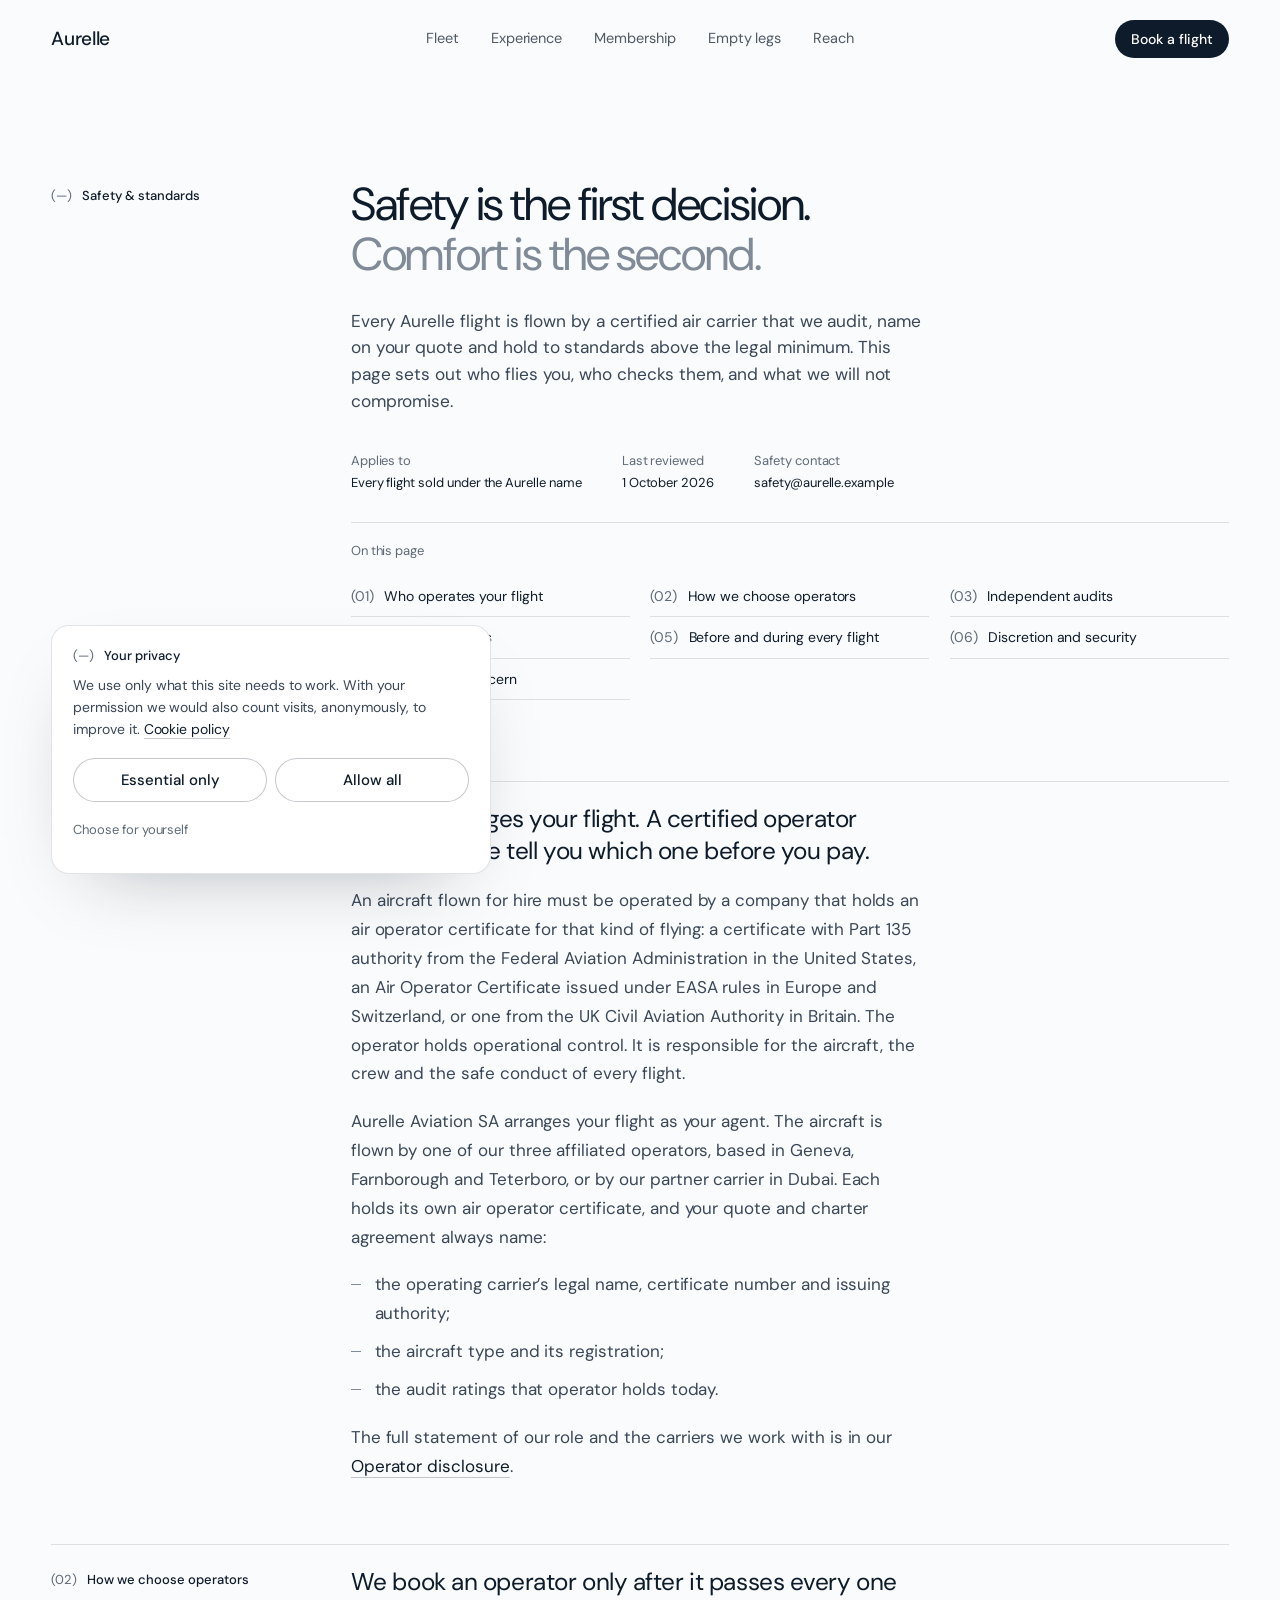
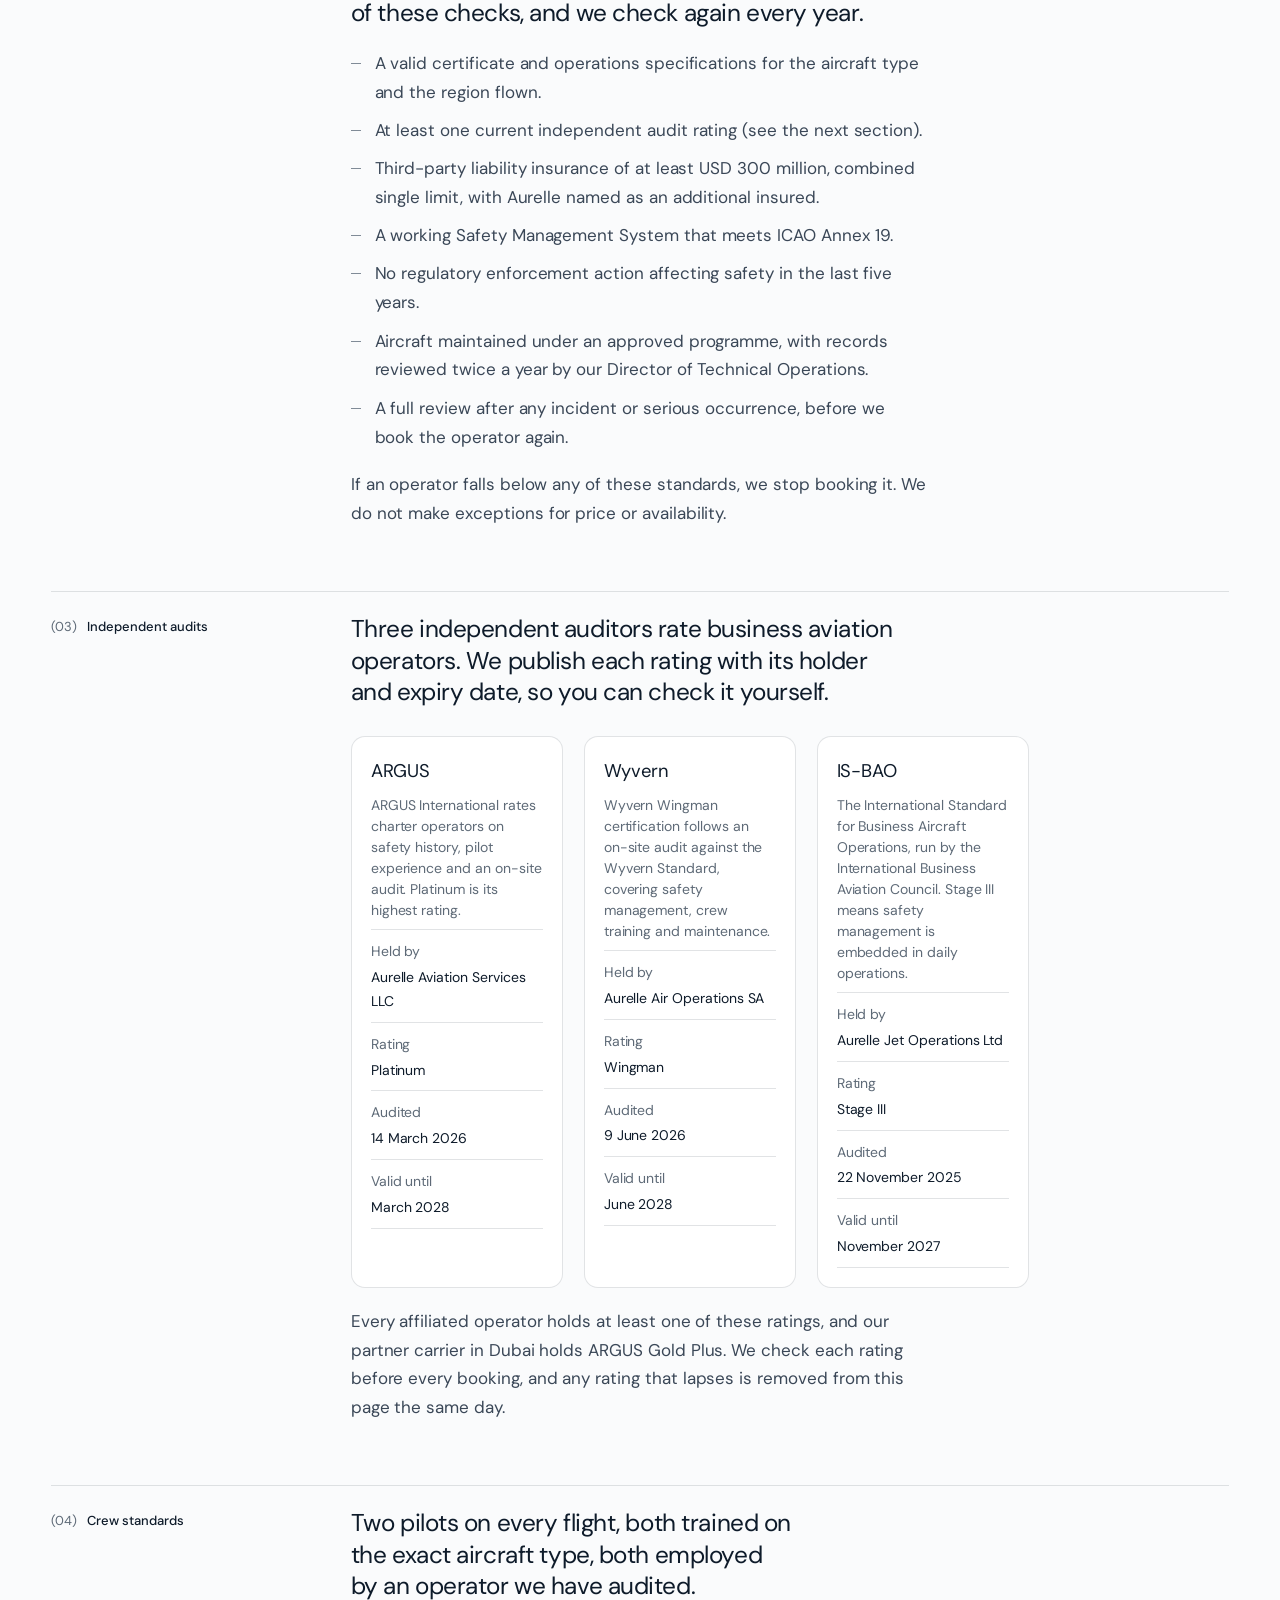
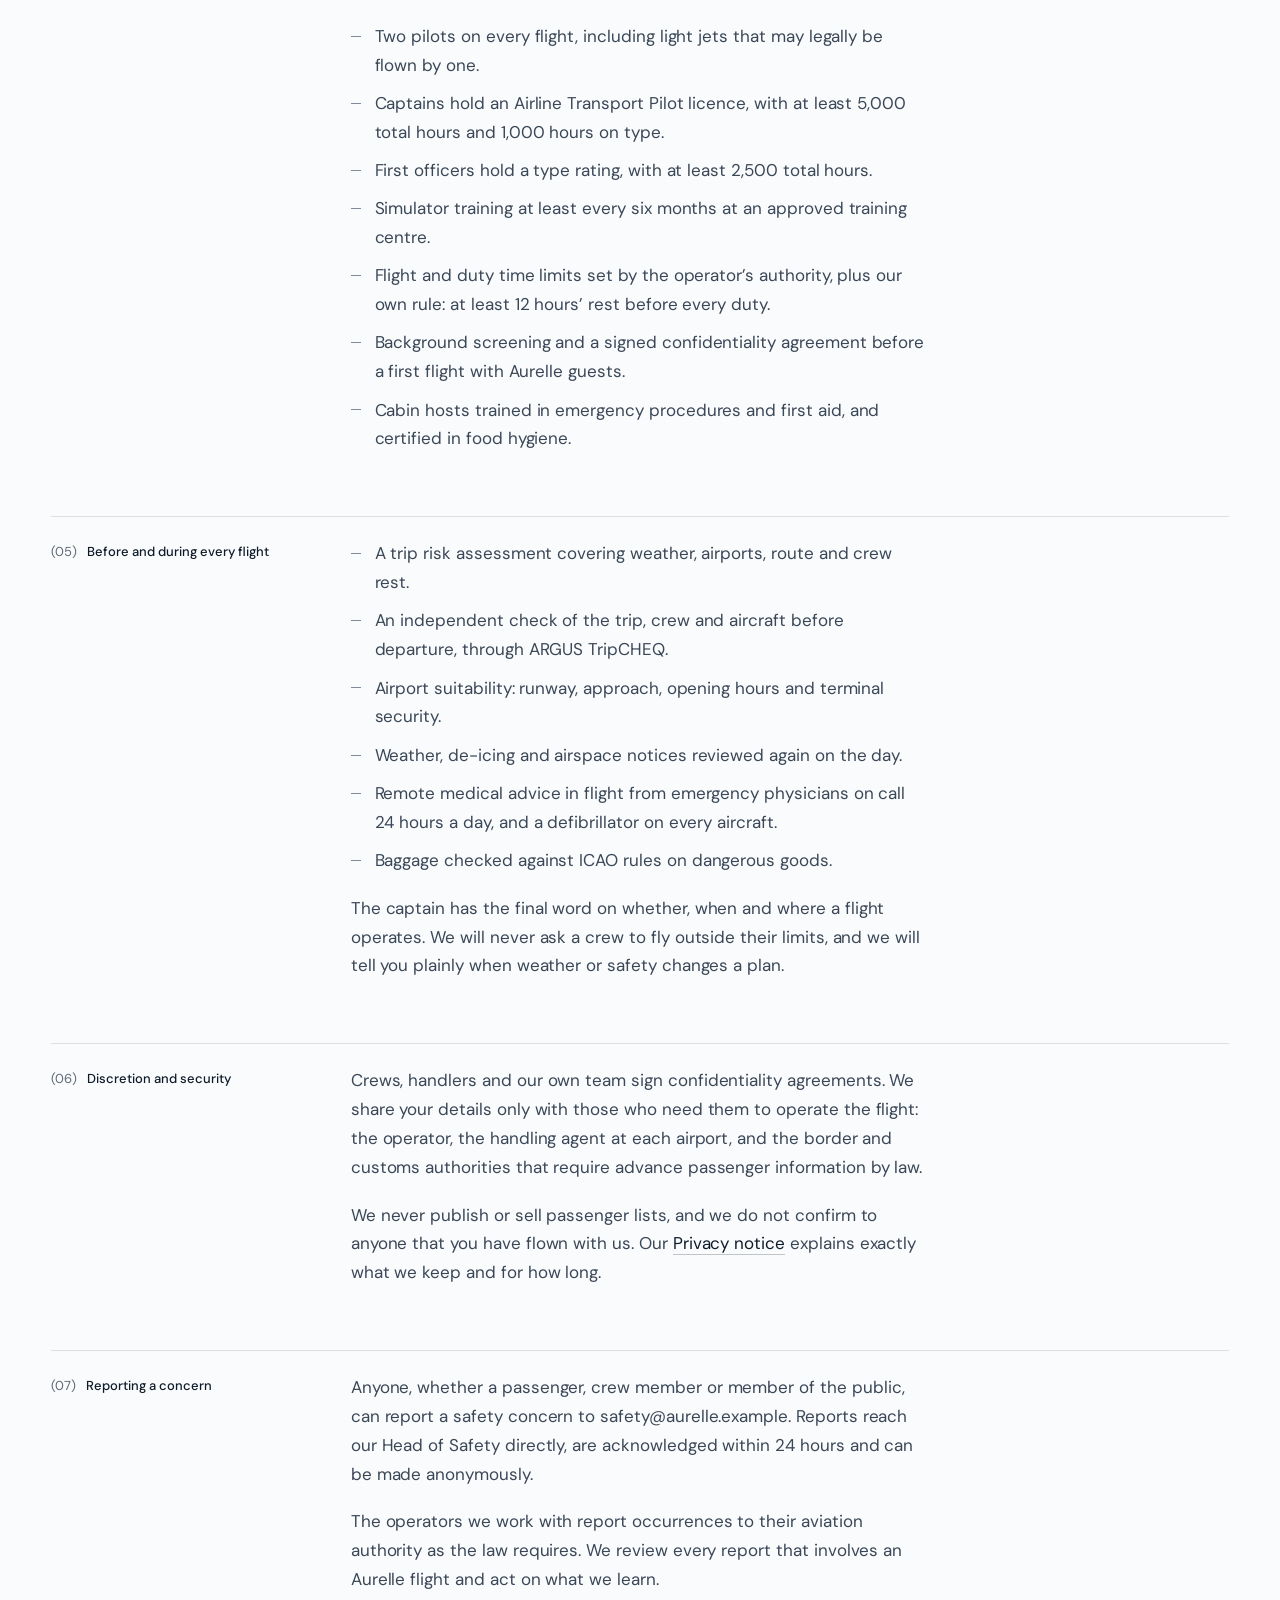
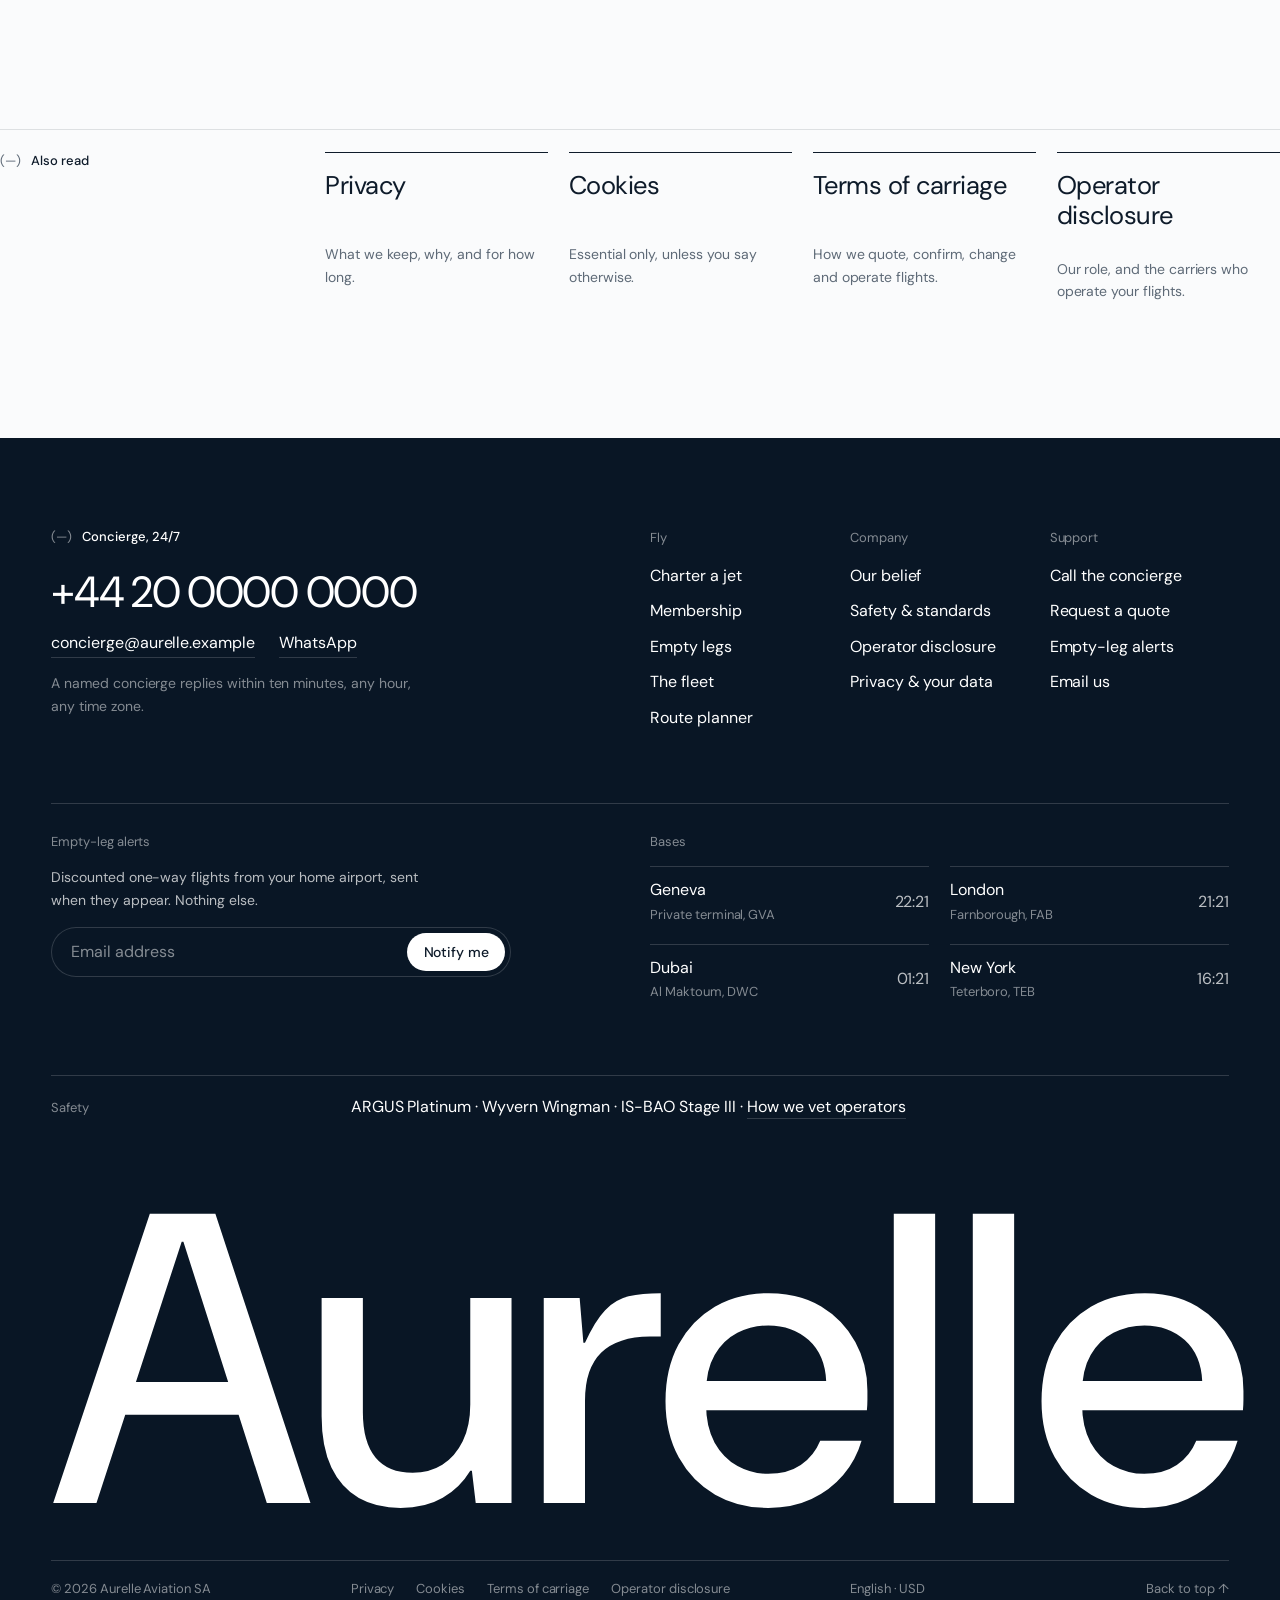
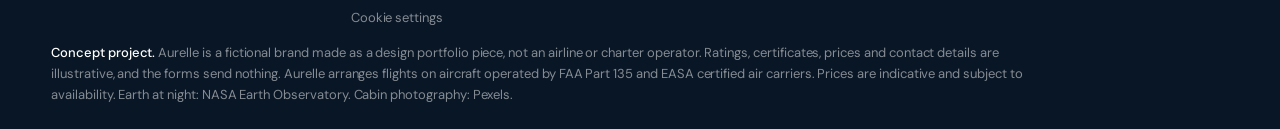
<file: safety.html>
<!doctype html>
<html lang="en">
<head>
  <meta charset="utf-8" />
  <meta name="robots" content="noindex" />
  <meta name="viewport" content="width=device-width, initial-scale=1, viewport-fit=cover" />
  <title>Safety &amp; standards · Aurelle</title>
  <meta name="description" content="How Aurelle chooses, audits and names the certified operators and crews who fly you." />
  <meta name="theme-color" content="#FAFCFE" />
  <link rel="icon" href="data:image/svg+xml,%3Csvg xmlns='http://www.w3.org/2000/svg' viewBox='0 0 64 64'%3E%3Crect width='64' height='64' rx='14' fill='%230F2740'/%3E%3Cpath d='M32 14 46 50h-6l-3.2-8.6H27.2L24 50h-6L32 14Zm0 11-3.2 11h6.4L32 25Z' fill='%238EC5F0'/%3E%3C/svg%3E" />
  <link rel="preload" href="fonts/DMSans-Variable.ttf" as="font" type="font/ttf" crossorigin />
  <link rel="stylesheet" href="css/style.css" />
  <link rel="stylesheet" href="css/pages.css" />
  <link rel="stylesheet" href="css/consent.css" />
</head>
<body class="page-body">
  <a class="skip" href="#main">Skip to content</a>

  <header class="nav" data-nav>
    <a href="index.html" class="nav__brand" aria-label="Aurelle, home">
      <span>Aurelle</span>
    </a>
    <nav class="nav__links" aria-label="Primary">
      <a href="index.html#fleet">Fleet</a>
      <a href="index.html#experience">Experience</a>
      <a href="index.html#membership">Membership</a>
      <a href="index.html#empty-legs">Empty legs</a>
      <a href="index.html#reach">Reach</a>
    </nav>
    <div class="nav__actions">
      <a href="index.html#book" class="btn btn--solid btn--sm nav__book">Book a flight</a>
      <button class="nav__burger" type="button" aria-label="Open menu" aria-expanded="false" aria-controls="menu" data-menu-open><i></i><i></i></button>
    </div>
  </header>

  <div class="menu" id="menu" hidden>
    <nav class="menu__links" aria-label="Mobile">
      <a href="index.html#fleet">Fleet</a>
      <a href="index.html#experience">Experience</a>
      <a href="index.html#membership">Membership</a>
      <a href="index.html#empty-legs">Empty legs</a>
      <a href="index.html#reach">Global reach</a>
    </nav>
    <div class="menu__foot">
      <a href="index.html#book" class="btn btn--solid">Book a flight</a>
      <p class="menu__contact"><span class="label">Concierge · 24/7</span><a href="tel:+442000000000">+44 20 0000 0000</a></p>
    </div>
  </div>

  <main id="main">
    <header class="page__head wrap grid" id="top">
      <p class="label"><span class="num">(—)</span>Safety &amp; standards</p>
      <h1 class="page__title">Safety is the first decision. <span class="tone">Comfort is the second.</span></h1>
      <p class="page__lede">Every Aurelle flight is flown by a certified air carrier that we audit, name on your quote and hold to standards above the legal minimum. This page sets out who flies you, who checks them, and what we will not compromise.</p>
      <dl class="page__meta"><div><dt>Applies to</dt><dd>Every flight sold under the Aurelle name</dd></div><div><dt>Last reviewed</dt><dd>1 October 2026</dd></div><div><dt>Safety contact</dt><dd>safety@aurelle.example</dd></div></dl>
      <nav class="toc" aria-label="On this page"><p class="footer__h">On this page</p><ol><li><a href="#operator-model">Who operates your flight</a></li><li><a href="#vetting">How we choose operators</a></li><li><a href="#audits">Independent audits</a></li><li><a href="#crew">Crew standards</a></li><li><a href="#every-flight">Before and during every flight</a></li><li><a href="#discretion">Discretion and security</a></li><li><a href="#report">Reporting a concern</a></li></ol></nav>
    </header>

    <div class="doc wrap">
      <section class="doc__sec grid" id="operator-model" aria-labelledby="operator-model-h">
        <h2 class="label" id="operator-model-h"><span class="num">(01)</span>Who operates your flight</h2>
        <div class="prose">
<p class="prose__lead">Aurelle arranges your flight. A certified operator flies it, and we tell you which one before you pay.</p>
<p>An aircraft flown for hire must be operated by a company that holds an air operator certificate for that kind of flying: a certificate with Part 135 authority from the Federal Aviation Administration in the United States, an Air Operator Certificate issued under EASA rules in Europe and Switzerland, or one from the UK Civil Aviation Authority in Britain. The operator holds operational control. It is responsible for the aircraft, the crew and the safe conduct of every flight.</p>
<p>Aurelle Aviation SA arranges your flight as your agent. The aircraft is flown by one of our three affiliated operators, based in Geneva, Farnborough and Teterboro, or by our partner carrier in Dubai. Each holds its own air operator certificate, and your quote and charter agreement always name:</p>
<ul><li>the operating carrier’s legal name, certificate number and issuing authority;</li><li>the aircraft type and its registration;</li><li>the audit ratings that operator holds today.</li></ul>
<p>The full statement of our role and the carriers we work with is in our <a href="operator-disclosure.html">Operator disclosure</a>.</p>
        </div>
      </section>
      <section class="doc__sec grid" id="vetting" aria-labelledby="vetting-h">
        <h2 class="label" id="vetting-h"><span class="num">(02)</span>How we choose operators</h2>
        <div class="prose">
<p class="prose__lead">We book an operator only after it passes every one of these checks, and we check again every year.</p>
<ul><li>A valid certificate and operations specifications for the aircraft type and the region flown.</li><li>At least one current independent audit rating (see the next section).</li><li>Third-party liability insurance of at least USD 300 million, combined single limit, with Aurelle named as an additional insured.</li><li>A working Safety Management System that meets ICAO Annex 19.</li><li>No regulatory enforcement action affecting safety in the last five years.</li><li>Aircraft maintained under an approved programme, with records reviewed twice a year by our Director of Technical Operations.</li><li>A full review after any incident or serious occurrence, before we book the operator again.</li></ul>
<p>If an operator falls below any of these standards, we stop booking it. We do not make exceptions for price or availability.</p>
        </div>
      </section>
      <section class="doc__sec grid" id="audits" aria-labelledby="audits-h">
        <h2 class="label" id="audits-h"><span class="num">(03)</span>Independent audits</h2>
        <div class="prose">
<p class="prose__lead">Three independent auditors rate business aviation operators. We publish each rating with its holder and expiry date, so you can check it yourself.</p>
<div class="creds"><article class="cred"><p class="cred__name">ARGUS</p><p class="cred__what">ARGUS International rates charter operators on safety history, pilot experience and an on-site audit. Platinum is its highest rating.</p><dl class="facts"><div><dt>Held by</dt><dd>Aurelle Aviation Services LLC</dd></div><div><dt>Rating</dt><dd>Platinum</dd></div><div><dt>Audited</dt><dd>14 March 2026</dd></div><div><dt>Valid until</dt><dd>March 2028</dd></div></dl></article><article class="cred"><p class="cred__name">Wyvern</p><p class="cred__what">Wyvern Wingman certification follows an on-site audit against the Wyvern Standard, covering safety management, crew training and maintenance.</p><dl class="facts"><div><dt>Held by</dt><dd>Aurelle Air Operations SA</dd></div><div><dt>Rating</dt><dd>Wingman</dd></div><div><dt>Audited</dt><dd>9 June 2026</dd></div><div><dt>Valid until</dt><dd>June 2028</dd></div></dl></article><article class="cred"><p class="cred__name">IS-BAO</p><p class="cred__what">The International Standard for Business Aircraft Operations, run by the International Business Aviation Council. Stage III means safety management is embedded in daily operations.</p><dl class="facts"><div><dt>Held by</dt><dd>Aurelle Jet Operations Ltd</dd></div><div><dt>Rating</dt><dd>Stage III</dd></div><div><dt>Audited</dt><dd>22 November 2025</dd></div><div><dt>Valid until</dt><dd>November 2027</dd></div></dl></article></div>
<p>Every affiliated operator holds at least one of these ratings, and our partner carrier in Dubai holds ARGUS Gold Plus. We check each rating before every booking, and any rating that lapses is removed from this page the same day.</p>
        </div>
      </section>
      <section class="doc__sec grid" id="crew" aria-labelledby="crew-h">
        <h2 class="label" id="crew-h"><span class="num">(04)</span>Crew standards</h2>
        <div class="prose">
<p class="prose__lead">Two pilots on every flight, both trained on the exact aircraft type, both employed by an operator we have audited.</p>
<ul><li>Two pilots on every flight, including light jets that may legally be flown by one.</li><li>Captains hold an Airline Transport Pilot licence, with at least 5,000 total hours and 1,000 hours on type.</li><li>First officers hold a type rating, with at least 2,500 total hours.</li><li>Simulator training at least every six months at an approved training centre.</li><li>Flight and duty time limits set by the operator’s authority, plus our own rule: at least 12 hours’ rest before every duty.</li><li>Background screening and a signed confidentiality agreement before a first flight with Aurelle guests.</li><li>Cabin hosts trained in emergency procedures and first aid, and certified in food hygiene.</li></ul>
        </div>
      </section>
      <section class="doc__sec grid" id="every-flight" aria-labelledby="every-flight-h">
        <h2 class="label" id="every-flight-h"><span class="num">(05)</span>Before and during every flight</h2>
        <div class="prose">
<ul><li>A trip risk assessment covering weather, airports, route and crew rest.</li><li>An independent check of the trip, crew and aircraft before departure, through ARGUS TripCHEQ.</li><li>Airport suitability: runway, approach, opening hours and terminal security.</li><li>Weather, de-icing and airspace notices reviewed again on the day.</li><li>Remote medical advice in flight from emergency physicians on call 24 hours a day, and a defibrillator on every aircraft.</li><li>Baggage checked against ICAO rules on dangerous goods.</li></ul>
<p>The captain has the final word on whether, when and where a flight operates. We will never ask a crew to fly outside their limits, and we will tell you plainly when weather or safety changes a plan.</p>
        </div>
      </section>
      <section class="doc__sec grid" id="discretion" aria-labelledby="discretion-h">
        <h2 class="label" id="discretion-h"><span class="num">(06)</span>Discretion and security</h2>
        <div class="prose">
<p>Crews, handlers and our own team sign confidentiality agreements. We share your details only with those who need them to operate the flight: the operator, the handling agent at each airport, and the border and customs authorities that require advance passenger information by law.</p>
<p>We never publish or sell passenger lists, and we do not confirm to anyone that you have flown with us. Our <a href="privacy.html">Privacy notice</a> explains exactly what we keep and for how long.</p>
        </div>
      </section>
      <section class="doc__sec grid" id="report" aria-labelledby="report-h">
        <h2 class="label" id="report-h"><span class="num">(07)</span>Reporting a concern</h2>
        <div class="prose">
<p>Anyone, whether a passenger, crew member or member of the public, can report a safety concern to safety@aurelle.example. Reports reach our Head of Safety directly, are acknowledged within 24 hours and can be made anonymously.</p>
<p>The operators we work with report occurrences to their aviation authority as the law requires. We review every report that involves an Aurelle flight and act on what we learn.</p>
        </div>
      </section>
    </div>

    <nav class="related wrap grid" aria-label="Trust and legal">
      <p class="label"><span class="num">(—)</span>Also read</p>
      <ul><li><a href="privacy.html"><span>Privacy</span><small>What we keep, why, and for how long.</small></a></li><li><a href="cookies.html"><span>Cookies</span><small>Essential only, unless you say otherwise.</small></a></li><li><a href="terms-of-carriage.html"><span>Terms of carriage</span><small>How we quote, confirm, change and operate flights.</small></a></li><li><a href="operator-disclosure.html"><span>Operator disclosure</span><small>Our role, and the carriers who operate your flights.</small></a></li></ul>
    </nav>
  </main>

  <footer class="footer">
    <div class="wrap">
      <div class="footer__top grid">
        <div class="footer__concierge">
          <p class="label label--light"><span class="num">(—)</span>Concierge, 24/7</p>
          <a class="footer__phone" href="tel:+442000000000">+44 20 0000 0000</a>
          <p class="footer__reach"><a href="mailto:concierge@aurelle.example">concierge@aurelle.example</a><a href="https://wa.me/442000000000" rel="noopener">WhatsApp</a></p>
          <p class="footer__promise">A named concierge replies within ten minutes, any hour, any time zone.</p>
        </div>
        <nav class="footer__col" aria-label="Fly">
          <p class="footer__h">Fly</p>
          <a href="index.html#book">Charter a jet</a><a href="index.html#membership">Membership</a><a href="index.html#empty-legs">Empty legs</a><a href="index.html#fleet">The fleet</a><a href="index.html#reach">Route planner</a>
        </nav>
        <nav class="footer__col" aria-label="Company">
          <p class="footer__h">Company</p>
          <a href="index.html#belief">Our belief</a><a href="safety.html">Safety &amp; standards</a><a href="operator-disclosure.html">Operator disclosure</a><a href="privacy.html">Privacy &amp; your data</a>
        </nav>
        <nav class="footer__col" aria-label="Support">
          <p class="footer__h">Support</p>
          <a href="tel:+442000000000">Call the concierge</a><a href="index.html#book">Request a quote</a><a href="#alerts">Empty-leg alerts</a><a href="mailto:concierge@aurelle.example">Email us</a>
        </nav>
      </div>

      <div class="footer__mid grid">
        <form class="footer__brief" id="alerts" data-brief novalidate>
          <label class="footer__h" for="brief-email">Empty-leg alerts</label>
          <p class="footer__briefcopy">Discounted one-way flights from your home airport, sent when they appear. Nothing else.</p>
          <div class="footer__field">
            <input id="brief-email" type="email" autocomplete="email" placeholder="Email address" required />
            <button type="submit" class="btn btn--light btn--sm">Notify me</button>
          </div>
          <p class="footer__briefmsg" data-brief-msg aria-live="polite"></p>
        </form>
        <div class="footer__bases">
          <p class="footer__h">Bases</p>
          <ul>
            <li><span>Geneva</span><small>Private terminal, GVA</small><time data-tz="Europe/Zurich">--:--</time></li>
            <li><span>London</span><small>Farnborough, FAB</small><time data-tz="Europe/London">--:--</time></li>
            <li><span>Dubai</span><small>Al Maktoum, DWC</small><time data-tz="Asia/Dubai">--:--</time></li>
            <li><span>New York</span><small>Teterboro, TEB</small><time data-tz="America/New_York">--:--</time></li>
          </ul>
        </div>
      </div>

      <div class="footer__trust grid">
        <p class="footer__h">Safety</p>
        <p class="footer__creds">ARGUS Platinum · Wyvern Wingman · IS-BAO Stage III · <a href="safety.html">How we vet operators</a></p>
      </div>

      <div class="footer__word" aria-hidden="true"><span data-fit>Aurelle</span></div>

      <div class="footer__legal grid">
        <span class="footer__copy">© <span data-year>2026</span> Aurelle Aviation SA</span>
        <nav class="footer__links" aria-label="Legal"><a href="privacy.html">Privacy</a><a href="cookies.html">Cookies</a><a href="terms-of-carriage.html">Terms of carriage</a><a href="operator-disclosure.html">Operator disclosure</a><button type="button" data-consent-open>Cookie settings</button></nav>
        <span class="footer__locale">English · USD</span>
        <a class="footer__top-link" href="#top">Back to top ↑</a>
        <p class="footer__fine"><strong class="footer__concept">Concept project.</strong> Aurelle is a fictional brand made as a design portfolio piece, not an airline or charter operator. Ratings, certificates, prices and contact details are illustrative, and the forms send nothing. Aurelle arranges flights on aircraft operated by FAA Part 135 and EASA certified air carriers. Prices are indicative and subject to availability.
          Earth at night: NASA Earth Observatory. Cabin photography: Pexels.</p>
      </div>
    </div>
  </footer>

  <script type="module" src="js/page.js"></script>
</body>
</html>
</file>
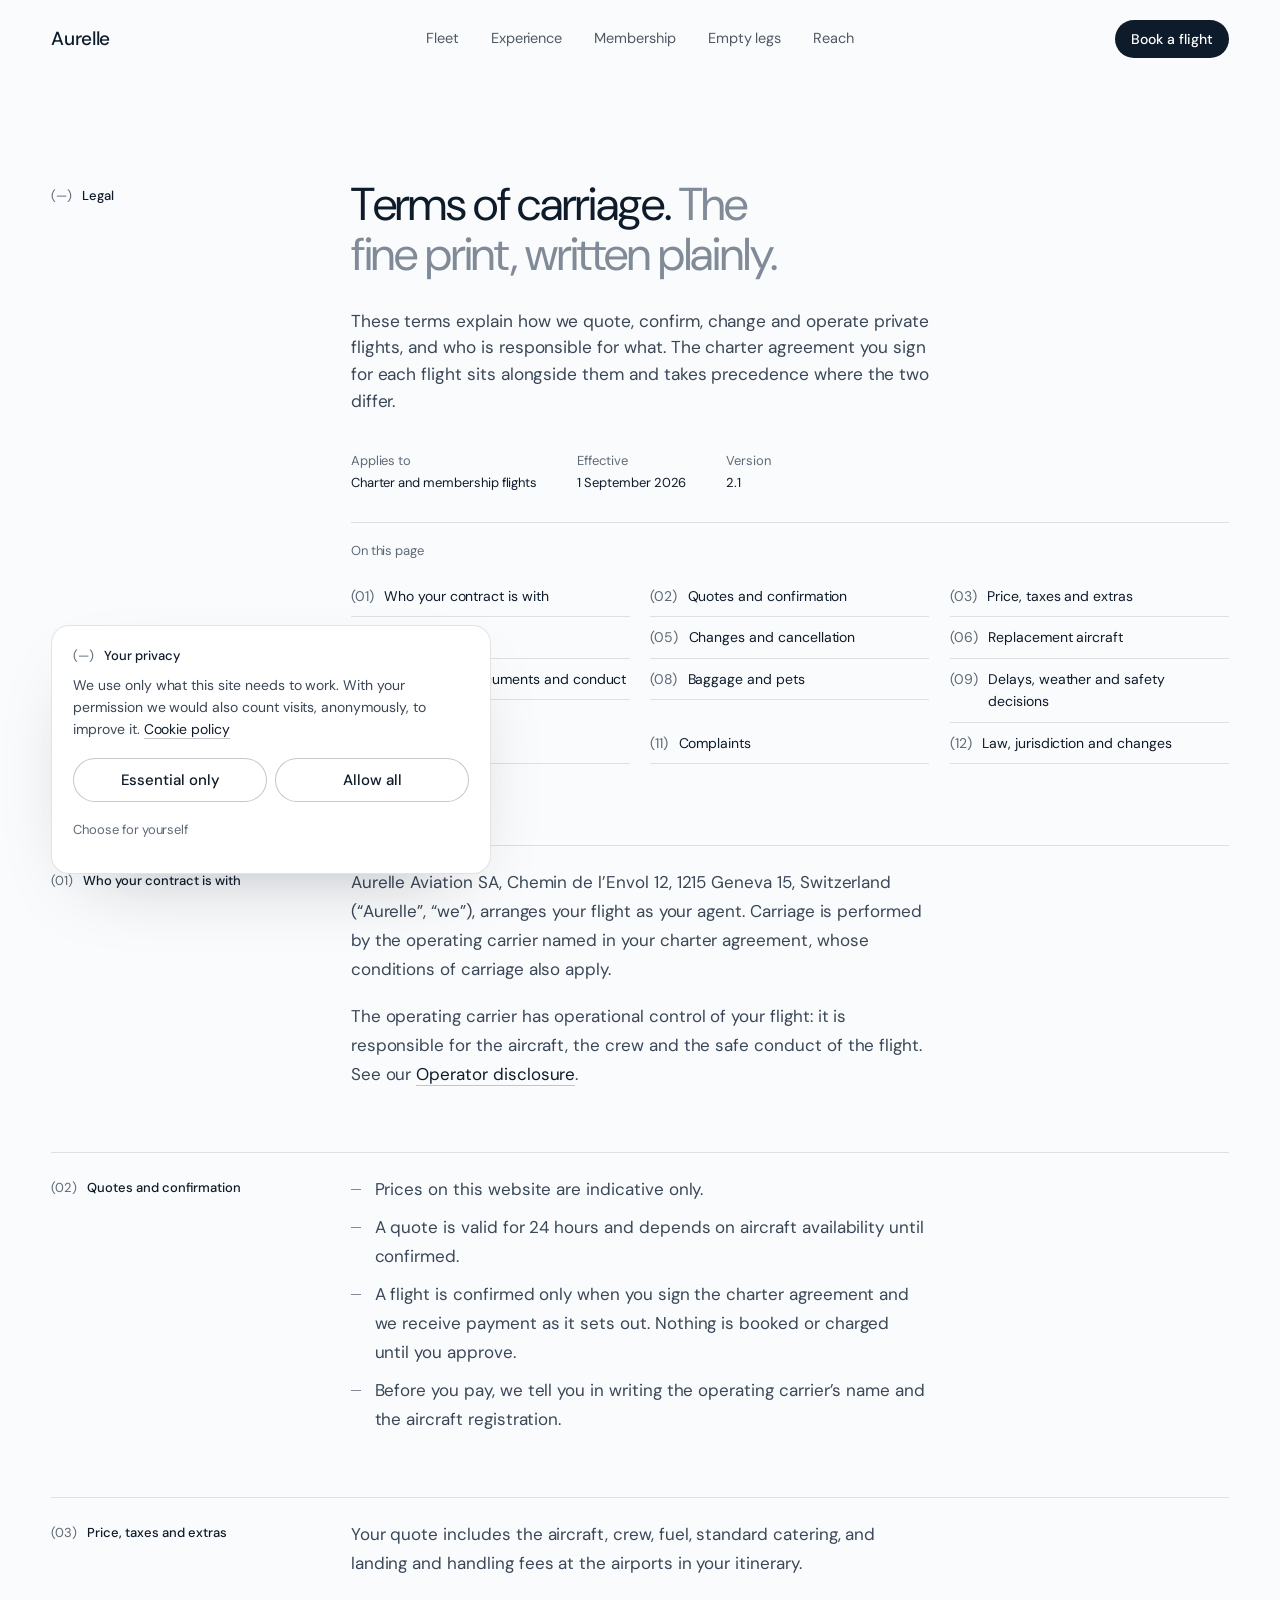
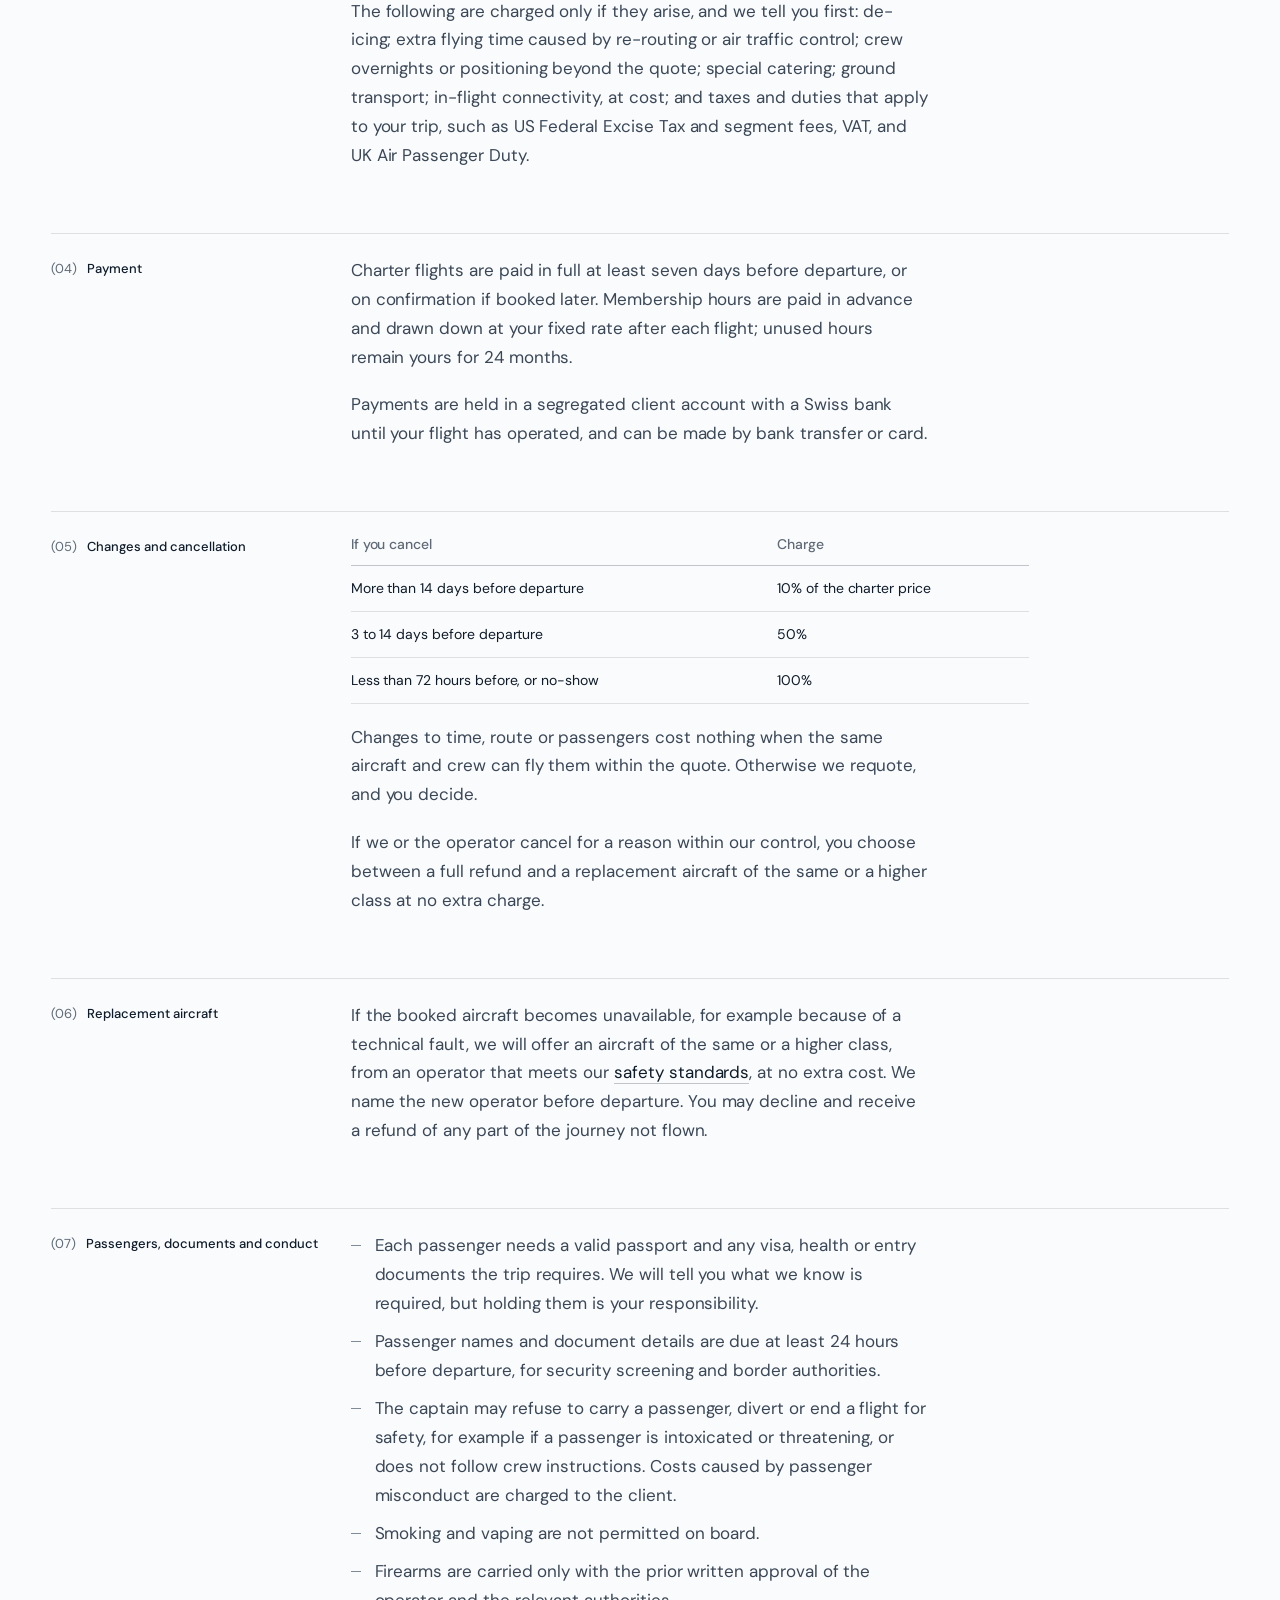
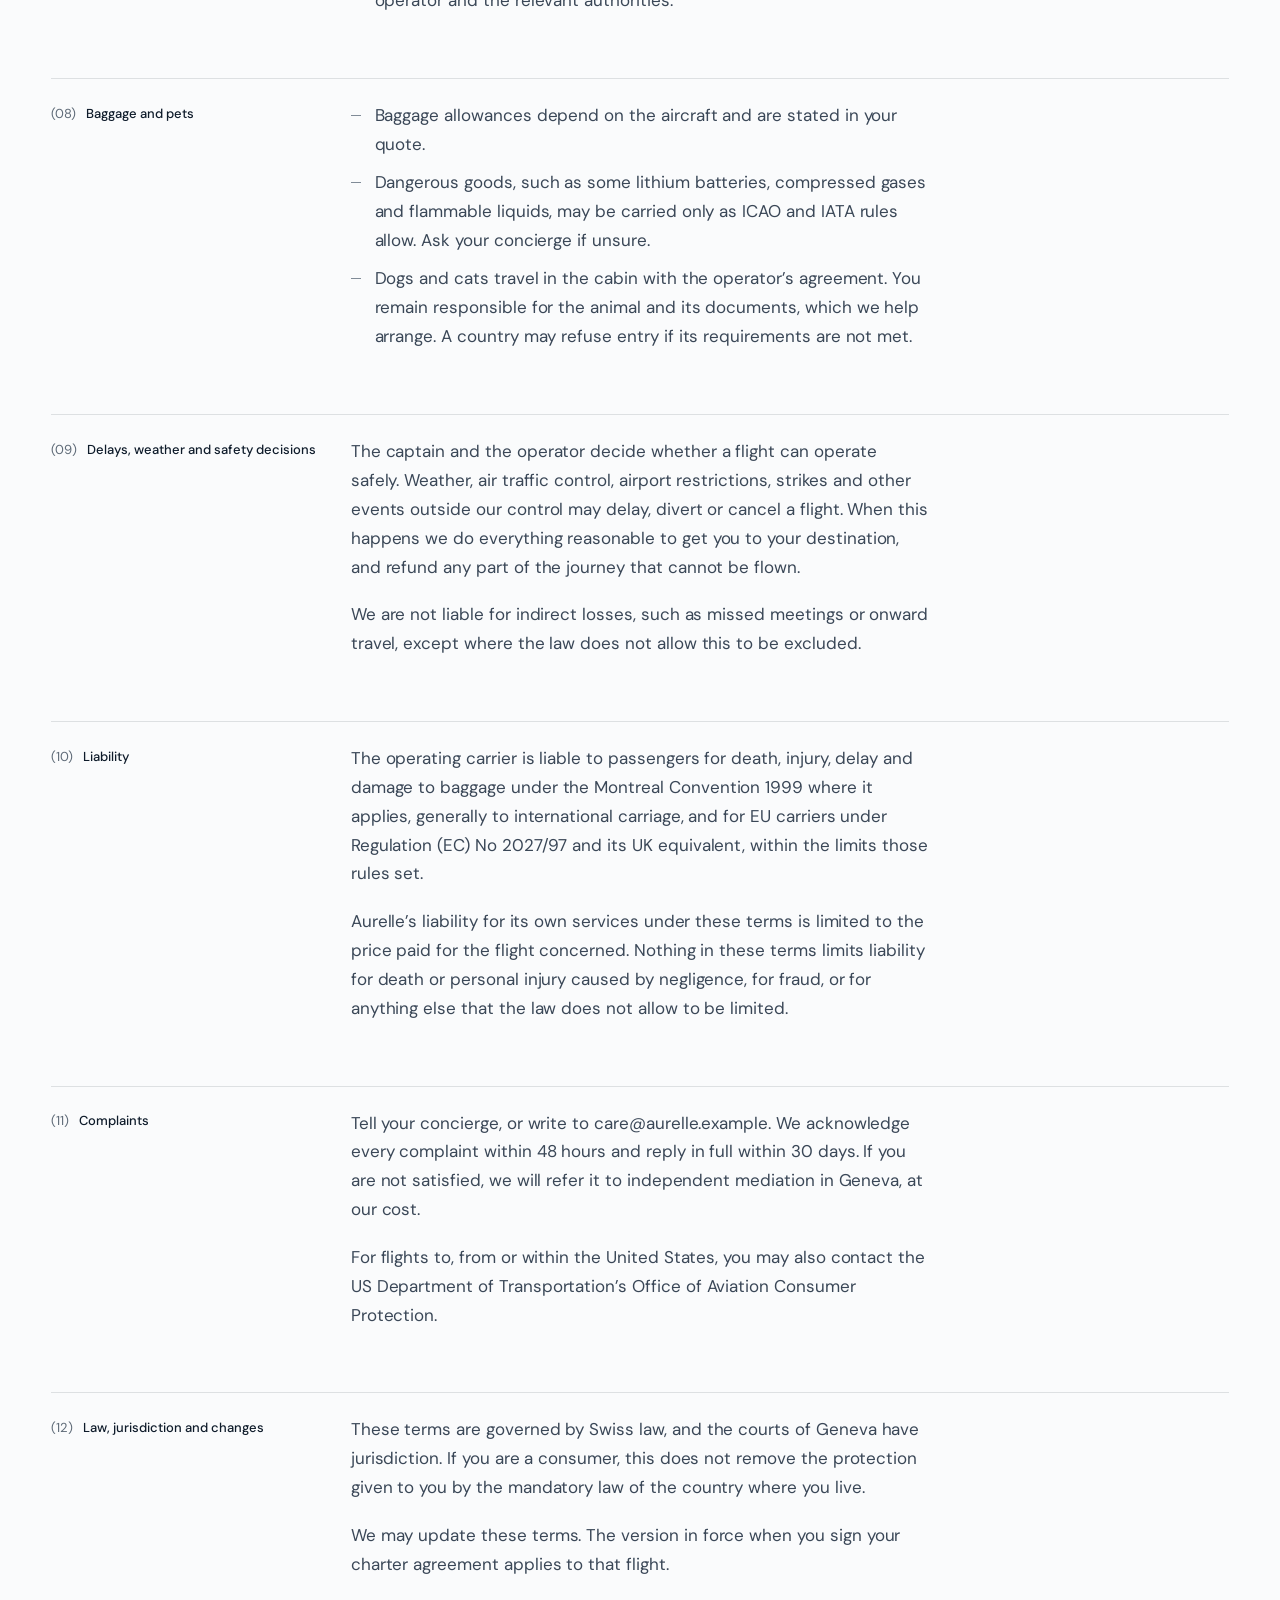
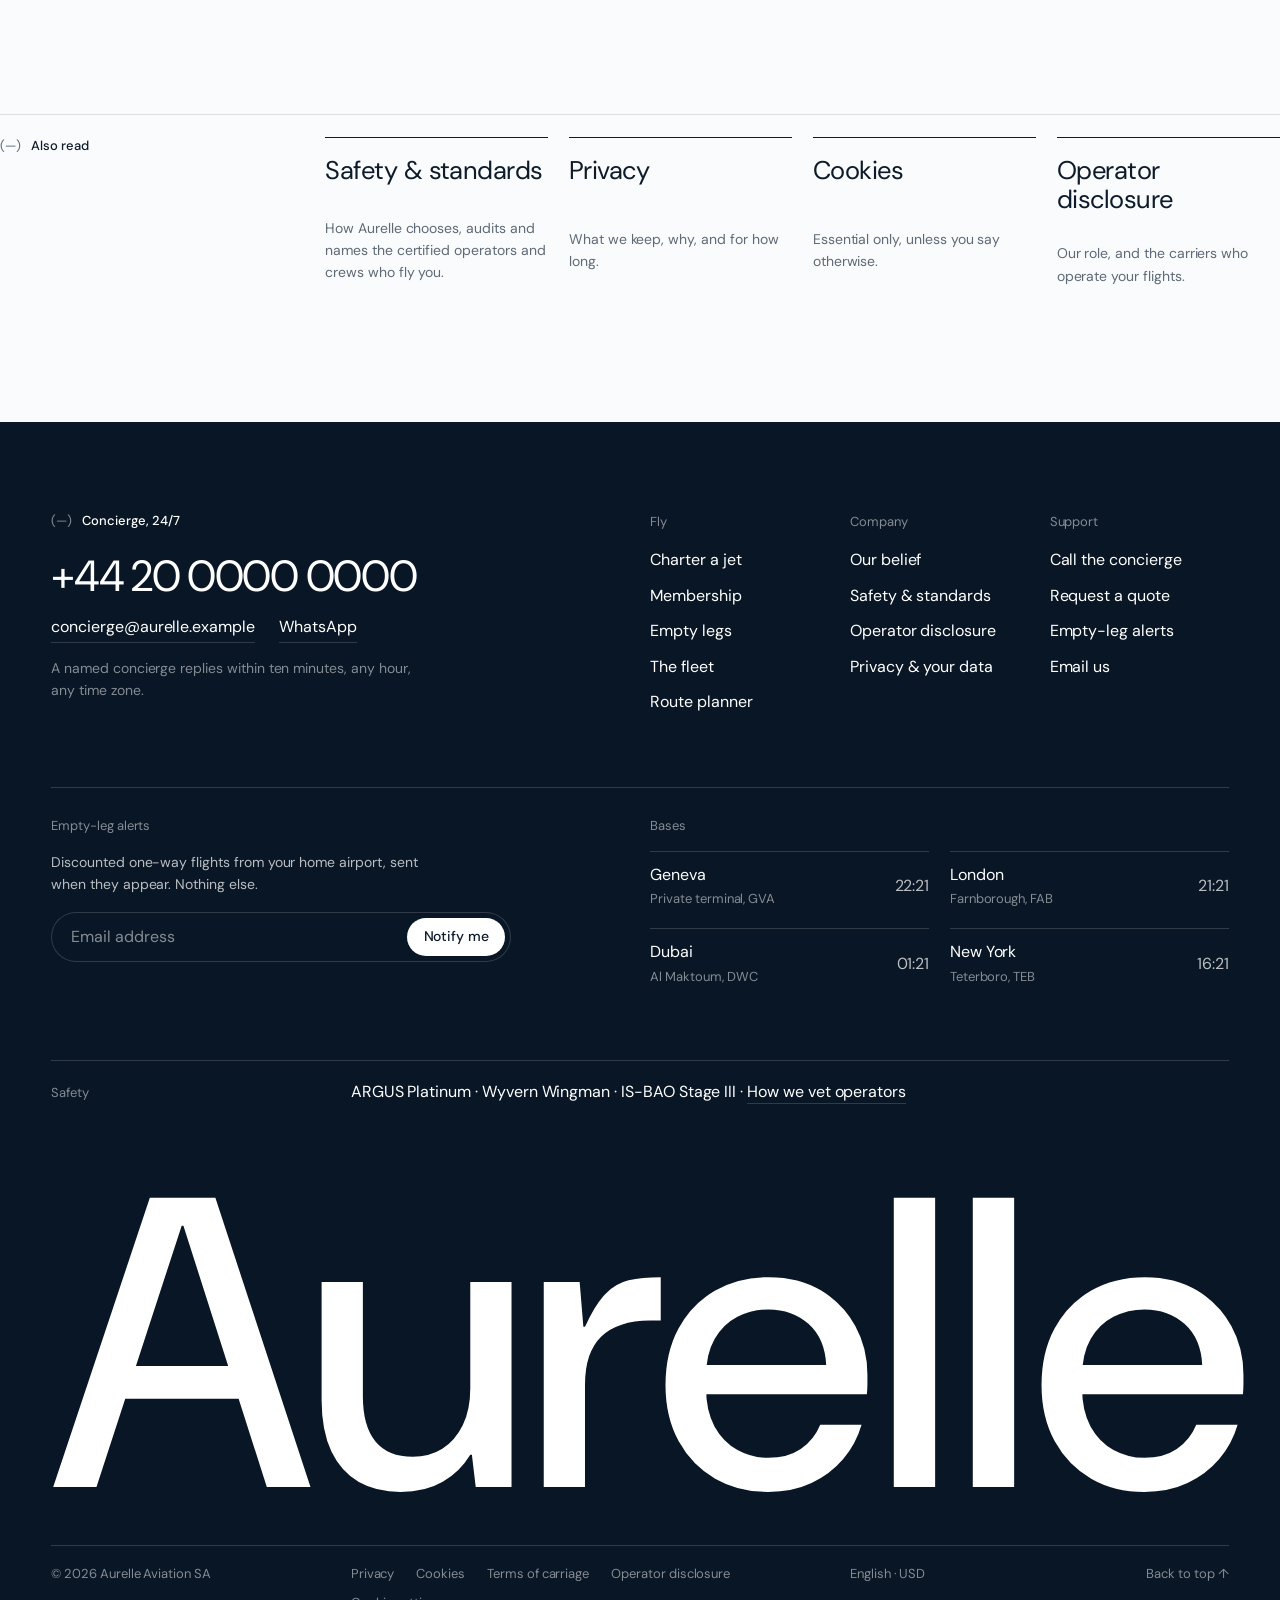
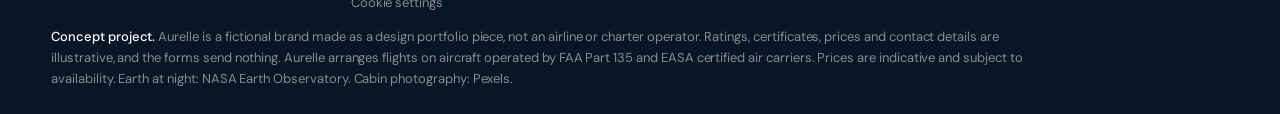
<file: terms-of-carriage.html>
<!doctype html>
<html lang="en">
<head>
  <meta charset="utf-8" />
  <meta name="robots" content="noindex" />
  <meta name="viewport" content="width=device-width, initial-scale=1, viewport-fit=cover" />
  <title>Terms of carriage · Aurelle</title>
  <meta name="description" content="How we quote, confirm, change and operate flights." />
  <meta name="theme-color" content="#FAFCFE" />
  <link rel="icon" href="data:image/svg+xml,%3Csvg xmlns='http://www.w3.org/2000/svg' viewBox='0 0 64 64'%3E%3Crect width='64' height='64' rx='14' fill='%230F2740'/%3E%3Cpath d='M32 14 46 50h-6l-3.2-8.6H27.2L24 50h-6L32 14Zm0 11-3.2 11h6.4L32 25Z' fill='%238EC5F0'/%3E%3C/svg%3E" />
  <link rel="preload" href="fonts/DMSans-Variable.ttf" as="font" type="font/ttf" crossorigin />
  <link rel="stylesheet" href="css/style.css" />
  <link rel="stylesheet" href="css/pages.css" />
  <link rel="stylesheet" href="css/consent.css" />
</head>
<body class="page-body">
  <a class="skip" href="#main">Skip to content</a>

  <header class="nav" data-nav>
    <a href="index.html" class="nav__brand" aria-label="Aurelle, home">
      <span>Aurelle</span>
    </a>
    <nav class="nav__links" aria-label="Primary">
      <a href="index.html#fleet">Fleet</a>
      <a href="index.html#experience">Experience</a>
      <a href="index.html#membership">Membership</a>
      <a href="index.html#empty-legs">Empty legs</a>
      <a href="index.html#reach">Reach</a>
    </nav>
    <div class="nav__actions">
      <a href="index.html#book" class="btn btn--solid btn--sm nav__book">Book a flight</a>
      <button class="nav__burger" type="button" aria-label="Open menu" aria-expanded="false" aria-controls="menu" data-menu-open><i></i><i></i></button>
    </div>
  </header>

  <div class="menu" id="menu" hidden>
    <nav class="menu__links" aria-label="Mobile">
      <a href="index.html#fleet">Fleet</a>
      <a href="index.html#experience">Experience</a>
      <a href="index.html#membership">Membership</a>
      <a href="index.html#empty-legs">Empty legs</a>
      <a href="index.html#reach">Global reach</a>
    </nav>
    <div class="menu__foot">
      <a href="index.html#book" class="btn btn--solid">Book a flight</a>
      <p class="menu__contact"><span class="label">Concierge · 24/7</span><a href="tel:+442000000000">+44 20 0000 0000</a></p>
    </div>
  </div>

  <main id="main">
    <header class="page__head wrap grid" id="top">
      <p class="label"><span class="num">(—)</span>Legal</p>
      <h1 class="page__title">Terms of carriage. <span class="tone">The fine print, written plainly.</span></h1>
      <p class="page__lede">These terms explain how we quote, confirm, change and operate private flights, and who is responsible for what. The charter agreement you sign for each flight sits alongside them and takes precedence where the two differ.</p>
      <dl class="page__meta"><div><dt>Applies to</dt><dd>Charter and membership flights</dd></div><div><dt>Effective</dt><dd>1 September 2026</dd></div><div><dt>Version</dt><dd>2.1</dd></div></dl>
      <nav class="toc" aria-label="On this page"><p class="footer__h">On this page</p><ol><li><a href="#contract">Who your contract is with</a></li><li><a href="#quotes">Quotes and confirmation</a></li><li><a href="#price">Price, taxes and extras</a></li><li><a href="#payment">Payment</a></li><li><a href="#cancellation">Changes and cancellation</a></li><li><a href="#substitution">Replacement aircraft</a></li><li><a href="#passengers">Passengers, documents and conduct</a></li><li><a href="#baggage">Baggage and pets</a></li><li><a href="#delays">Delays, weather and safety decisions</a></li><li><a href="#liability">Liability</a></li><li><a href="#complaints">Complaints</a></li><li><a href="#law">Law, jurisdiction and changes</a></li></ol></nav>
    </header>

    <div class="doc wrap">
      <section class="doc__sec grid" id="contract" aria-labelledby="contract-h">
        <h2 class="label" id="contract-h"><span class="num">(01)</span>Who your contract is with</h2>
        <div class="prose">
<p>Aurelle Aviation SA, Chemin de l’Envol 12, 1215 Geneva 15, Switzerland (“Aurelle”, “we”), arranges your flight as your agent. Carriage is performed by the operating carrier named in your charter agreement, whose conditions of carriage also apply.</p>
<p>The operating carrier has operational control of your flight: it is responsible for the aircraft, the crew and the safe conduct of the flight. See our <a href="operator-disclosure.html">Operator disclosure</a>.</p>
        </div>
      </section>
      <section class="doc__sec grid" id="quotes" aria-labelledby="quotes-h">
        <h2 class="label" id="quotes-h"><span class="num">(02)</span>Quotes and confirmation</h2>
        <div class="prose">
<ul><li>Prices on this website are indicative only.</li><li>A quote is valid for 24 hours and depends on aircraft availability until confirmed.</li><li>A flight is confirmed only when you sign the charter agreement and we receive payment as it sets out. Nothing is booked or charged until you approve.</li><li>Before you pay, we tell you in writing the operating carrier’s name and the aircraft registration.</li></ul>
        </div>
      </section>
      <section class="doc__sec grid" id="price" aria-labelledby="price-h">
        <h2 class="label" id="price-h"><span class="num">(03)</span>Price, taxes and extras</h2>
        <div class="prose">
<p>Your quote includes the aircraft, crew, fuel, standard catering, and landing and handling fees at the airports in your itinerary.</p>
<p>The following are charged only if they arise, and we tell you first: de-icing; extra flying time caused by re-routing or air traffic control; crew overnights or positioning beyond the quote; special catering; ground transport; in-flight connectivity, at cost; and taxes and duties that apply to your trip, such as US Federal Excise Tax and segment fees, VAT, and UK Air Passenger Duty.</p>
        </div>
      </section>
      <section class="doc__sec grid" id="payment" aria-labelledby="payment-h">
        <h2 class="label" id="payment-h"><span class="num">(04)</span>Payment</h2>
        <div class="prose">
<p>Charter flights are paid in full at least seven days before departure, or on confirmation if booked later. Membership hours are paid in advance and drawn down at your fixed rate after each flight; unused hours remain yours for 24 months.</p>
<p>Payments are held in a segregated client account with a Swiss bank until your flight has operated, and can be made by bank transfer or card.</p>
        </div>
      </section>
      <section class="doc__sec grid" id="cancellation" aria-labelledby="cancellation-h">
        <h2 class="label" id="cancellation-h"><span class="num">(05)</span>Changes and cancellation</h2>
        <div class="prose">
<div class="table" tabindex="0" role="region" aria-label="If you cancel table"><table><thead><tr><th scope="col">If you cancel</th><th scope="col">Charge</th></tr></thead><tbody><tr><td data-label="If you cancel"><span>More than 14 days before departure</span></td><td data-label="Charge"><span>10% of the charter price</span></td></tr><tr><td data-label="If you cancel"><span>3 to 14 days before departure</span></td><td data-label="Charge"><span>50%</span></td></tr><tr><td data-label="If you cancel"><span>Less than 72 hours before, or no-show</span></td><td data-label="Charge"><span>100%</span></td></tr></tbody></table></div>
<p>Changes to time, route or passengers cost nothing when the same aircraft and crew can fly them within the quote. Otherwise we requote, and you decide.</p>
<p>If we or the operator cancel for a reason within our control, you choose between a full refund and a replacement aircraft of the same or a higher class at no extra charge.</p>
        </div>
      </section>
      <section class="doc__sec grid" id="substitution" aria-labelledby="substitution-h">
        <h2 class="label" id="substitution-h"><span class="num">(06)</span>Replacement aircraft</h2>
        <div class="prose">
<p>If the booked aircraft becomes unavailable, for example because of a technical fault, we will offer an aircraft of the same or a higher class, from an operator that meets our <a href="safety.html">safety standards</a>, at no extra cost. We name the new operator before departure. You may decline and receive a refund of any part of the journey not flown.</p>
        </div>
      </section>
      <section class="doc__sec grid" id="passengers" aria-labelledby="passengers-h">
        <h2 class="label" id="passengers-h"><span class="num">(07)</span>Passengers, documents and conduct</h2>
        <div class="prose">
<ul><li>Each passenger needs a valid passport and any visa, health or entry documents the trip requires. We will tell you what we know is required, but holding them is your responsibility.</li><li>Passenger names and document details are due at least 24 hours before departure, for security screening and border authorities.</li><li>The captain may refuse to carry a passenger, divert or end a flight for safety, for example if a passenger is intoxicated or threatening, or does not follow crew instructions. Costs caused by passenger misconduct are charged to the client.</li><li>Smoking and vaping are not permitted on board.</li><li>Firearms are carried only with the prior written approval of the operator and the relevant authorities.</li></ul>
        </div>
      </section>
      <section class="doc__sec grid" id="baggage" aria-labelledby="baggage-h">
        <h2 class="label" id="baggage-h"><span class="num">(08)</span>Baggage and pets</h2>
        <div class="prose">
<ul><li>Baggage allowances depend on the aircraft and are stated in your quote.</li><li>Dangerous goods, such as some lithium batteries, compressed gases and flammable liquids, may be carried only as ICAO and IATA rules allow. Ask your concierge if unsure.</li><li>Dogs and cats travel in the cabin with the operator’s agreement. You remain responsible for the animal and its documents, which we help arrange. A country may refuse entry if its requirements are not met.</li></ul>
        </div>
      </section>
      <section class="doc__sec grid" id="delays" aria-labelledby="delays-h">
        <h2 class="label" id="delays-h"><span class="num">(09)</span>Delays, weather and safety decisions</h2>
        <div class="prose">
<p>The captain and the operator decide whether a flight can operate safely. Weather, air traffic control, airport restrictions, strikes and other events outside our control may delay, divert or cancel a flight. When this happens we do everything reasonable to get you to your destination, and refund any part of the journey that cannot be flown.</p>
<p>We are not liable for indirect losses, such as missed meetings or onward travel, except where the law does not allow this to be excluded.</p>
        </div>
      </section>
      <section class="doc__sec grid" id="liability" aria-labelledby="liability-h">
        <h2 class="label" id="liability-h"><span class="num">(10)</span>Liability</h2>
        <div class="prose">
<p>The operating carrier is liable to passengers for death, injury, delay and damage to baggage under the Montreal Convention 1999 where it applies, generally to international carriage, and for EU carriers under Regulation (EC) No 2027/97 and its UK equivalent, within the limits those rules set.</p>
<p>Aurelle’s liability for its own services under these terms is limited to the price paid for the flight concerned. Nothing in these terms limits liability for death or personal injury caused by negligence, for fraud, or for anything else that the law does not allow to be limited.</p>
        </div>
      </section>
      <section class="doc__sec grid" id="complaints" aria-labelledby="complaints-h">
        <h2 class="label" id="complaints-h"><span class="num">(11)</span>Complaints</h2>
        <div class="prose">
<p>Tell your concierge, or write to care@aurelle.example. We acknowledge every complaint within 48 hours and reply in full within 30 days. If you are not satisfied, we will refer it to independent mediation in Geneva, at our cost.</p>
<p>For flights to, from or within the United States, you may also contact the US Department of Transportation’s Office of Aviation Consumer Protection.</p>
        </div>
      </section>
      <section class="doc__sec grid" id="law" aria-labelledby="law-h">
        <h2 class="label" id="law-h"><span class="num">(12)</span>Law, jurisdiction and changes</h2>
        <div class="prose">
<p>These terms are governed by Swiss law, and the courts of Geneva have jurisdiction. If you are a consumer, this does not remove the protection given to you by the mandatory law of the country where you live.</p>
<p>We may update these terms. The version in force when you sign your charter agreement applies to that flight.</p>
        </div>
      </section>
    </div>

    <nav class="related wrap grid" aria-label="Trust and legal">
      <p class="label"><span class="num">(—)</span>Also read</p>
      <ul><li><a href="safety.html"><span>Safety &amp; standards</span><small>How Aurelle chooses, audits and names the certified operators and crews who fly you.</small></a></li><li><a href="privacy.html"><span>Privacy</span><small>What we keep, why, and for how long.</small></a></li><li><a href="cookies.html"><span>Cookies</span><small>Essential only, unless you say otherwise.</small></a></li><li><a href="operator-disclosure.html"><span>Operator disclosure</span><small>Our role, and the carriers who operate your flights.</small></a></li></ul>
    </nav>
  </main>

  <footer class="footer">
    <div class="wrap">
      <div class="footer__top grid">
        <div class="footer__concierge">
          <p class="label label--light"><span class="num">(—)</span>Concierge, 24/7</p>
          <a class="footer__phone" href="tel:+442000000000">+44 20 0000 0000</a>
          <p class="footer__reach"><a href="mailto:concierge@aurelle.example">concierge@aurelle.example</a><a href="https://wa.me/442000000000" rel="noopener">WhatsApp</a></p>
          <p class="footer__promise">A named concierge replies within ten minutes, any hour, any time zone.</p>
        </div>
        <nav class="footer__col" aria-label="Fly">
          <p class="footer__h">Fly</p>
          <a href="index.html#book">Charter a jet</a><a href="index.html#membership">Membership</a><a href="index.html#empty-legs">Empty legs</a><a href="index.html#fleet">The fleet</a><a href="index.html#reach">Route planner</a>
        </nav>
        <nav class="footer__col" aria-label="Company">
          <p class="footer__h">Company</p>
          <a href="index.html#belief">Our belief</a><a href="safety.html">Safety &amp; standards</a><a href="operator-disclosure.html">Operator disclosure</a><a href="privacy.html">Privacy &amp; your data</a>
        </nav>
        <nav class="footer__col" aria-label="Support">
          <p class="footer__h">Support</p>
          <a href="tel:+442000000000">Call the concierge</a><a href="index.html#book">Request a quote</a><a href="#alerts">Empty-leg alerts</a><a href="mailto:concierge@aurelle.example">Email us</a>
        </nav>
      </div>

      <div class="footer__mid grid">
        <form class="footer__brief" id="alerts" data-brief novalidate>
          <label class="footer__h" for="brief-email">Empty-leg alerts</label>
          <p class="footer__briefcopy">Discounted one-way flights from your home airport, sent when they appear. Nothing else.</p>
          <div class="footer__field">
            <input id="brief-email" type="email" autocomplete="email" placeholder="Email address" required />
            <button type="submit" class="btn btn--light btn--sm">Notify me</button>
          </div>
          <p class="footer__briefmsg" data-brief-msg aria-live="polite"></p>
        </form>
        <div class="footer__bases">
          <p class="footer__h">Bases</p>
          <ul>
            <li><span>Geneva</span><small>Private terminal, GVA</small><time data-tz="Europe/Zurich">--:--</time></li>
            <li><span>London</span><small>Farnborough, FAB</small><time data-tz="Europe/London">--:--</time></li>
            <li><span>Dubai</span><small>Al Maktoum, DWC</small><time data-tz="Asia/Dubai">--:--</time></li>
            <li><span>New York</span><small>Teterboro, TEB</small><time data-tz="America/New_York">--:--</time></li>
          </ul>
        </div>
      </div>

      <div class="footer__trust grid">
        <p class="footer__h">Safety</p>
        <p class="footer__creds">ARGUS Platinum · Wyvern Wingman · IS-BAO Stage III · <a href="safety.html">How we vet operators</a></p>
      </div>

      <div class="footer__word" aria-hidden="true"><span data-fit>Aurelle</span></div>

      <div class="footer__legal grid">
        <span class="footer__copy">© <span data-year>2026</span> Aurelle Aviation SA</span>
        <nav class="footer__links" aria-label="Legal"><a href="privacy.html">Privacy</a><a href="cookies.html">Cookies</a><a href="terms-of-carriage.html">Terms of carriage</a><a href="operator-disclosure.html">Operator disclosure</a><button type="button" data-consent-open>Cookie settings</button></nav>
        <span class="footer__locale">English · USD</span>
        <a class="footer__top-link" href="#top">Back to top ↑</a>
        <p class="footer__fine"><strong class="footer__concept">Concept project.</strong> Aurelle is a fictional brand made as a design portfolio piece, not an airline or charter operator. Ratings, certificates, prices and contact details are illustrative, and the forms send nothing. Aurelle arranges flights on aircraft operated by FAA Part 135 and EASA certified air carriers. Prices are indicative and subject to availability.
          Earth at night: NASA Earth Observatory. Cabin photography: Pexels.</p>
      </div>
    </div>
  </footer>

  <script type="module" src="js/page.js"></script>
</body>
</html>
</file>
<file: css/style.css>
/* ==========================================================================
   Aurelle · Private Aviation
   Sky and white. DM Sans. A 12-column Swiss grid: labels in column one,
   content from column four, hairlines between ideas.
   ========================================================================== */

@font-face {
  font-family: 'DM Sans';
  src: url('../fonts/DMSans-Variable.ttf') format('truetype');
  font-weight: 100 1000;
  font-style: normal;
  font-display: swap;
}

:root {
  --bg: #FAFBFC;
  --bg-2: #EEF3F8;
  --surface: #FFFFFF;
  --ink: #0E1B2A;
  --ink-2: #3A4757;
  --muted: #5E6A77;
  --faint: #808B97; /* >= 3:1 on both light backgrounds for large text */
  --line: rgba(14, 27, 42, 0.12);
  --line-2: rgba(14, 27, 42, 0.24);
  --accent: #2F7BC4; /* data only: routes, focus, progress */
  --navy: #0B1A2B;
  --on-dark: #FFFFFF;
  --on-dark-2: rgba(255, 255, 255, 0.72);
  --on-dark-3: rgba(255, 255, 255, 0.5);
  --line-dark: rgba(255, 255, 255, 0.16);
  --shadow: 0 30px 80px -40px rgba(14, 27, 42, 0.35);
  --glass: rgba(250, 251, 252, 0.8);

  --font: 'DM Sans', ui-sans-serif, system-ui, -apple-system, 'Helvetica Neue', Arial, sans-serif;

  /* Type scale */
  --fs-display: clamp(3rem, 8.4vw, 8.8rem);
  --fs-h2: clamp(2rem, 3.6vw, 3.5rem);
  --fs-h3: clamp(1.45rem, 2vw, 1.9rem);
  --fs-lead: clamp(1.08rem, 1.3vw, 1.25rem);
  --fs-body: 1rem;
  --fs-small: .875rem;
  --fs-label: .8125rem;

  --ease: cubic-bezier(.16, 1, .3, 1);
  --ease-io: cubic-bezier(.65, 0, .35, 1);
  --gutter: clamp(20px, 4vw, 64px);
  --col-gap: clamp(12px, 1.6vw, 24px);
  --section: clamp(96px, 15vh, 180px);
  color-scheme: light;
}

*, *::before, *::after { box-sizing: border-box; }
[hidden] { display: none !important; }
html { -webkit-text-size-adjust: 100%; }
html.lenis, html.lenis body { height: auto; }
.lenis.lenis-smooth { scroll-behavior: auto !important; }
.lenis.lenis-stopped { overflow: hidden; }

body {
  margin: 0;
  background: var(--bg);
  color: var(--ink);
  font-family: var(--font);
  font-size: 16.5px;
  line-height: 1.6;
  font-weight: 400;
  letter-spacing: -0.003em;
  font-optical-sizing: auto;
  font-variant-numeric: lining-nums;
  -webkit-font-smoothing: antialiased;
  -moz-osx-font-smoothing: grayscale;
  text-rendering: optimizeLegibility;
  overflow-x: clip;
}
body.is-locked { overflow: hidden; }

img, svg, canvas, video { display: block; max-width: 100%; }
a { color: inherit; text-decoration: none; }
button, input, select, textarea { font: inherit; color: inherit; letter-spacing: inherit; }
button { cursor: pointer; background: none; border: 0; padding: 0; }
h1, h2, h3, p, dl, dd, ul, ol, figure { margin: 0; }
ul, ol { padding: 0; list-style: none; }
em, i { font-style: normal; }
::selection { background: var(--ink); color: #fff; }
:focus-visible { outline: 1.5px solid var(--accent); outline-offset: 4px; border-radius: 2px; }

.skip { position: fixed; left: 12px; top: -60px; z-index: 200; padding: 10px 16px; background: var(--ink); color: #fff; border-radius: 999px; }
.skip:focus { top: 12px; }
.sr { position: absolute; width: 1px; height: 1px; overflow: hidden; clip: rect(0 0 0 0); white-space: nowrap; }

/* ---------- Grid ---------- */
.wrap { padding-left: var(--gutter); padding-right: var(--gutter); max-width: 1680px; margin-left: auto; margin-right: auto; }
.grid { display: grid; grid-template-columns: repeat(12, minmax(0, 1fr)); column-gap: var(--col-gap); }

/* ---------- Type ---------- */
.label {
  display: flex;
  gap: .75em;
  font-size: var(--fs-label);
  font-weight: 500;
  letter-spacing: 0;
  line-height: 1.4;
  color: var(--ink);
}
.label .num { color: var(--muted); font-weight: 400; font-variant-numeric: tabular-nums; }
.label--light { color: var(--on-dark); }
.label--light .num { color: var(--on-dark-3); }
.eyebrow { font-size: 11px; font-weight: 500; letter-spacing: .12em; text-transform: uppercase; color: var(--muted); }
.tone { color: var(--faint); }

/* Section header: hairline, label in col 1–3, title from col 4. */
.sh { border-top: 1px solid var(--line); padding-top: 22px; row-gap: 28px; margin-bottom: clamp(56px, 9vh, 110px); }
.sh .label { grid-column: 1 / 4; }
.sh__title { grid-column: 4 / 12; font-size: var(--fs-h2); font-weight: 400; line-height: 1.08; letter-spacing: -0.025em; text-wrap: balance; }
.sh__lede { grid-column: 4 / 9; font-size: var(--fs-lead); line-height: 1.55; color: var(--ink-2); max-width: 46ch; }

/* split-text masks */
.w { display: inline-block; overflow: hidden; vertical-align: top; padding-bottom: .1em; margin-bottom: -.1em; }
.w > span { display: inline-block; will-change: transform; }

/* ---------- Buttons ---------- */
.btn {
  --h: 48px;
  position: relative;
  display: inline-flex;
  align-items: center;
  justify-content: center;
  gap: .6em;
  height: var(--h);
  padding: 0 1.5em;
  border-radius: 999px;
  font-size: 15px;
  font-weight: 500;
  white-space: nowrap;
  overflow: hidden;
  isolation: isolate;
  transition: color .5s var(--ease), background-color .5s var(--ease), box-shadow .5s var(--ease);
}
.btn::before { content: ''; position: absolute; inset: 0; z-index: -1; border-radius: inherit; transform: translateY(101%); transition: transform .6s var(--ease); }
.btn:hover::before { transform: translateY(0); }
.btn--solid { background: var(--ink); color: #fff; }
.btn--solid::before { background: #23364B; }
.btn--ghost { color: var(--ink); box-shadow: inset 0 0 0 1px var(--line-2); }
.btn--ghost::before { background: var(--ink); }
.btn--ghost:hover { color: #fff; }
.btn--light { background: #fff; color: var(--ink); }
.btn--light::before { background: #E6EDF4; }
.btn--outline-light { color: #fff; box-shadow: inset 0 0 0 1px rgba(255, 255, 255, .5); background: rgba(255, 255, 255, .06); backdrop-filter: blur(10px); -webkit-backdrop-filter: blur(10px); }
.btn--outline-light::before { background: #fff; }
.btn--outline-light:hover { color: var(--ink); }
.btn--sm { --h: 38px; padding: 0 1.15em; font-size: 14px; }
.btn--lg { --h: 56px; padding: 0 1.9em; font-size: 16px; }
.btn:disabled { opacity: .4; pointer-events: none; }

/* ---------- Loader ---------- */
.loader { position: fixed; inset: 0; z-index: 300; display: grid; place-items: center; background: var(--bg); }
.loader__mark { display: grid; justify-items: center; gap: 16px; }
.loader__word { font-size: clamp(1.8rem, 3.6vw, 2.6rem); font-weight: 500; letter-spacing: -0.02em; }
.loader__line { width: 140px; height: 1px; background: var(--line); overflow: hidden; }
.loader__line i { display: block; height: 100%; background: var(--ink); transform: scaleX(0); transform-origin: left; animation: load 1.6s var(--ease-io) forwards; }
.loader__sub { font-size: var(--fs-label); color: var(--muted); }
@keyframes load { to { transform: scaleX(.9); } }
html.is-loaded .loader { pointer-events: none; }

/* ---------- Nav ---------- */
.nav {
  position: fixed;
  inset: 0 0 auto 0;
  z-index: 100;
  display: grid;
  grid-template-columns: 1fr auto 1fr;
  align-items: center;
  gap: 24px;
  padding: 20px var(--gutter);
  color: var(--ink);
  transition: transform .8s var(--ease), background-color .5s var(--ease), padding .5s var(--ease), box-shadow .5s var(--ease), color .4s var(--ease);
}
.nav.is-scrolled { padding-top: 12px; padding-bottom: 12px; background: var(--glass); backdrop-filter: saturate(1.4) blur(18px); -webkit-backdrop-filter: saturate(1.4) blur(18px); box-shadow: 0 1px 0 var(--line); }
.nav.is-hidden { transform: translateY(-110%); }
.nav__brand { display: inline-flex; align-items: center; gap: 10px; font-size: 19px; font-weight: 500; letter-spacing: -0.015em; justify-self: start; }
.nav__links { display: flex; gap: 32px; font-size: 14.5px; }
.nav__links a { position: relative; padding: 6px 0; opacity: .72; transition: opacity .3s; }
.nav__links a::after { content: ''; position: absolute; left: 0; right: 0; bottom: 0; height: 1px; background: currentColor; transform: scaleX(0); transform-origin: right; transition: transform .6s var(--ease); }
.nav__links a:hover, .nav__links a.is-active { opacity: 1; }
.nav__links a:hover::after, .nav__links a.is-active::after { transform: scaleX(1); transform-origin: left; }
.nav__actions { display: flex; align-items: center; gap: 10px; justify-self: end; }
.nav__burger { display: none; width: 44px; height: 44px; border-radius: 50%; box-shadow: inset 0 0 0 1px currentColor; position: relative; opacity: .9; }
.nav__burger i { position: absolute; left: 14px; right: 14px; height: 1.2px; background: currentColor; transition: transform .6s var(--ease), top .6s var(--ease); }
.nav__burger i:first-child { top: 18px; }
.nav__burger i:last-child { top: 25px; }
.nav__burger[aria-expanded="true"] i:first-child { top: 21.5px; transform: rotate(45deg); }
.nav__burger[aria-expanded="true"] i:last-child { top: 21.5px; transform: rotate(-45deg); }
/* Over footage or the dark fleet */
.nav.is-dark { color: #fff; }
.nav.is-dark .nav__book { background: #fff; color: var(--ink); }
.nav.is-dark.is-scrolled { background: rgba(9, 22, 37, .55); box-shadow: 0 1px 0 var(--line-dark); }

.menu {
  position: fixed;
  inset: 0;
  z-index: 90;
  display: flex;
  flex-direction: column;
  justify-content: space-between;
  padding: 110px var(--gutter) calc(32px + env(safe-area-inset-bottom));
  background: var(--bg);
  clip-path: inset(0 0 100% 0);
  transition: clip-path .9s var(--ease);
}
.menu.is-open { clip-path: inset(0 0 0 0); }
.menu__links { display: grid; border-top: 1px solid var(--line); }
.menu__links a { padding: 14px 0; border-bottom: 1px solid var(--line); font-size: clamp(1.7rem, 7vw, 2.4rem); font-weight: 400; letter-spacing: -0.02em; line-height: 1.15; transform: translateY(24px); opacity: 0; transition: transform .9s var(--ease), opacity .9s var(--ease); }
.menu.is-open .menu__links a { transform: none; opacity: 1; }
.menu.is-open .menu__links a:nth-child(2) { transition-delay: .05s; }
.menu.is-open .menu__links a:nth-child(3) { transition-delay: .1s; }
.menu.is-open .menu__links a:nth-child(4) { transition-delay: .15s; }
.menu.is-open .menu__links a:nth-child(5) { transition-delay: .2s; }
.menu__foot { display: grid; gap: 22px; }
.menu__contact { display: grid; gap: 4px; font-size: 18px; }
.nav.is-menu { color: var(--ink) !important; background: transparent !important; box-shadow: none !important; }

/* ---------- Hero ---------- */
.hero { position: relative; height: 240vh; }
.hero__sticky { position: sticky; top: 0; height: 100vh; height: 100svh; overflow: hidden; background: var(--bg); }
.hero__media { position: absolute; inset: 0; overflow: hidden; clip-path: inset(0 0 0 0 round 0px); will-change: clip-path; background: #9DB9D6; }
.hero__video { position: absolute; inset: 0; width: 100%; height: 100%; object-fit: cover; will-change: transform; }
.hero__shade { position: absolute; inset: 0; background:
  linear-gradient(180deg, rgba(6, 18, 32, .42) 0%, rgba(6, 18, 32, .06) 30%, rgba(6, 18, 32, .08) 55%, rgba(6, 18, 32, .62) 100%); }
.hero__caption { position: absolute; left: 0; right: 0; bottom: 6vh; z-index: 1; text-align: center; font-size: var(--fs-lead); color: var(--ink-2); opacity: 0; }
.hero__content {
  position: absolute;
  inset: 0;
  z-index: 2;
  grid-template-rows: auto 1fr auto auto;
  padding-top: 104px;
  padding-bottom: 28px;
  color: #fff;
}
.hero__content a { pointer-events: auto; }
.hero__label { grid-column: 1 / 7; grid-row: 1; }
.hero__bases { grid-column: 7 / 13; grid-row: 1; justify-self: end; font-size: var(--fs-label); color: var(--on-dark-2); }
.hero__title {
  grid-column: 1 / 10;
  grid-row: 3;
  align-self: end;
  font-size: var(--fs-display);
  font-weight: 400;
  line-height: .98;
  letter-spacing: -0.035em;
}
.hero__line { display: block; overflow: hidden; padding-bottom: .06em; }
.hero__line > span { display: inline-block; }
.hero__side { grid-column: 10 / 13; grid-row: 3; align-self: end; display: grid; gap: 22px; padding-bottom: .6em; }
.hero__sub { font-size: var(--fs-lead); line-height: 1.5; color: var(--on-dark-2); max-width: 30ch; }
.hero__cta { display: flex; gap: 10px; flex-wrap: wrap; }
.hero__foot { grid-column: 1 / 13; grid-row: 4; margin-top: clamp(28px, 5vh, 48px); padding-top: 16px; border-top: 1px solid rgba(255, 255, 255, .28); display: grid; grid-template-columns: repeat(12, minmax(0, 1fr)); column-gap: var(--col-gap); font-size: var(--fs-label); }
.hero__foot p { display: grid; gap: 2px; }
.hero__foot p:nth-child(1) { grid-column: 1 / 4; }
.hero__foot p:nth-child(2) { grid-column: 4 / 7; }
.hero__foot .k { color: var(--on-dark-3); }
.hero__foot .v { color: #fff; font-variant-numeric: tabular-nums; }
.hero__scrollcue { grid-column: 12 / 13; justify-self: end; display: flex !important; align-items: center; gap: 12px; }
.hero__scroll { width: 1px; height: 32px; background: rgba(255, 255, 255, .3); position: relative; overflow: hidden; }
.hero__scroll i { position: absolute; left: 0; top: 0; width: 1px; height: 40%; background: #fff; animation: drip 2.2s var(--ease-io) infinite; }
@keyframes drip { from { transform: translateY(-100%); } to { transform: translateY(260%); } }

/* ---------- Manifesto ---------- */
.manifesto { padding-top: var(--section); padding-bottom: clamp(80px, 12vh, 150px); }
.manifesto .label { grid-column: 1 / 4; padding-top: .55em; }
.manifesto__text { grid-column: 4 / 13; font-size: clamp(1.75rem, 3.1vw, 3rem); font-weight: 400; line-height: 1.2; letter-spacing: -0.022em; text-wrap: pretty; }
.manifesto__text .mw { opacity: .2; }

/* ---------- Numbers ---------- */
.numbers { padding-bottom: var(--section); }
.numbers__grid { border-top: 1px solid var(--line); }
.stat { grid-column: span 3; display: grid; gap: 8px; padding-top: 24px; }
.stat__n { font-size: clamp(2.6rem, 4.6vw, 4.6rem); font-weight: 400; line-height: 1; letter-spacing: -0.035em; font-variant-numeric: tabular-nums; }
.stat__n small { font-size: .38em; margin-left: .2em; color: var(--muted); letter-spacing: 0; }
.stat__l { font-size: var(--fs-small); color: var(--muted); }

/* ---------- Fleet (dark) ---------- */
.fleet {
  position: relative;
  height: 420vh;
  color: #fff;
  background: radial-gradient(ellipse 70% 55% at 50% 48%, #1C3A5B 0%, #11273F 45%, var(--navy) 100%);
}
.fleet__sticky {
  position: sticky;
  top: 0;
  height: 100vh;
  height: 100svh;
  overflow: hidden;
  display: grid;
  grid-template-columns: repeat(12, minmax(0, 1fr));
  column-gap: var(--col-gap);
  grid-template-rows: auto 1fr auto auto;
  padding-top: 92px;
  padding-bottom: 28px;
}
.fleet__head { grid-column: 1 / 13; grid-row: 1; border-top: 1px solid var(--line-dark); padding-top: 18px; position: relative; z-index: 2; align-items: baseline; }
.fleet__head .label { grid-column: 1 / 4; }
.fleet__intro { grid-column: 4 / 10; font-weight: 400; font-size: var(--fs-h3); font-weight: 400; line-height: 1.15; letter-spacing: -0.02em; }
.fleet__intro .tone { color: var(--on-dark-3); }
.fleet__count { grid-column: 12 / 13; justify-self: end; font-size: var(--fs-label); color: var(--on-dark-3); font-variant-numeric: tabular-nums; }
.fleet__count span { color: #fff; }
.fleet__stage { position: absolute; inset: 0; z-index: 0; }
.fleet__canvas { width: 100%; height: 100%; cursor: grab; touch-action: pan-y; }
.fleet__canvas:active { cursor: grabbing; }
.fleet__shadow { position: absolute; left: 50%; top: 68%; width: min(56vw, 860px); height: 70px; transform: translate(-50%, -50%); background: radial-gradient(closest-side, rgba(0, 6, 14, .55), transparent); filter: blur(10px); pointer-events: none; }
.fleet__hint { position: absolute; left: 50%; top: 80%; transform: translateX(-50%); font-size: var(--fs-label); color: var(--on-dark-3); pointer-events: none; }
.fleet__info { grid-column: 1 / 6; grid-row: 3; align-self: end; position: relative; z-index: 2; pointer-events: none; }
.fleet__label { font-size: clamp(2.4rem, 4.4vw, 4.4rem); font-weight: 400; line-height: 1; letter-spacing: -0.035em; white-space: nowrap; }
.fleet__model { margin-top: 12px; font-size: var(--fs-small); color: var(--on-dark-2); }
.fleet__line { margin-top: 20px; font-size: var(--fs-lead); line-height: 1.4; letter-spacing: -0.01em; }
.fleet__copy { margin-top: 6px; font-size: var(--fs-body); color: var(--on-dark-2); max-width: 44ch; }
.fleet__label a, .fleet__more { pointer-events: auto; }
.fleet__more { display: inline-flex; align-items: center; gap: 12px; min-height: 44px; margin-top: 14px; font-size: var(--fs-small); color: #fff; }
.fleet__more span { border-bottom: 1px solid var(--line-dark); padding-bottom: 2px; transition: border-color .4s var(--ease); }
.fleet__more:hover span { border-color: #fff; }
.fleet__more::after { content: ''; width: 7px; height: 7px; border-top: 1px solid currentColor; border-right: 1px solid currentColor; transform: rotate(45deg); transition: transform .5s var(--ease); }
.fleet__more:hover::after { transform: translateX(4px) rotate(45deg); }
.fleet__specs { grid-column: 9 / 13; grid-row: 3; align-self: end; position: relative; z-index: 2; display: grid; grid-template-columns: 1fr 1fr; gap: 20px var(--col-gap); pointer-events: none; }
.fleet__specs > div { border-top: 1px solid var(--line-dark); padding-top: 10px; }
.fleet__specs dt { font-size: var(--fs-label); color: var(--on-dark-3); }
.fleet__specs dd { margin-top: 4px; font-size: clamp(1.5rem, 2vw, 1.95rem); font-weight: 400; line-height: 1.1; letter-spacing: -0.02em; font-variant-numeric: tabular-nums; }
.fleet__specs dd small { font-size: 12px; color: var(--on-dark-3); margin-left: 6px; letter-spacing: 0; }
.fleet__rate { grid-column: 1 / -1; }
.fleet__tabs { grid-column: 1 / 13; grid-row: 4; display: grid; grid-template-columns: repeat(4, 1fr); gap: var(--col-gap); margin-top: 32px; position: relative; z-index: 2; }
.fleet__tab { text-align: left; display: grid; gap: 10px; font-size: var(--fs-small); color: var(--on-dark-3); padding-bottom: 4px; transition: color .4s; }
.fleet__tab .bar { height: 1px; background: var(--line-dark); position: relative; overflow: hidden; }
.fleet__tab .bar i { position: absolute; inset: 0; background: #fff; transform: scaleX(0); transform-origin: left; }
.fleet__tab[aria-selected="true"] { color: #fff; }

/* ---------- Experience: full-screen chapters ---------- */
.chapters { position: relative; height: 520vh; background: var(--navy); color: #fff; }
.chapters__sticky { position: sticky; top: 0; height: 100vh; height: 100svh; overflow: hidden; }
.chapters__media { position: absolute; inset: 0; }
.chapters__video { position: absolute; inset: 0; width: 100%; height: 100%; object-fit: cover; clip-path: inset(100% 0 0 0); will-change: clip-path, transform; }
.chapters__video:first-child { clip-path: inset(0 0 0 0); }
.chapters__shade { position: absolute; inset: 0; z-index: 5; background:
  linear-gradient(180deg, rgba(6, 18, 32, .5) 0%, rgba(6, 18, 32, .08) 28%, rgba(6, 18, 32, .1) 50%, rgba(6, 18, 32, .72) 100%); }
.chapters__ui { position: absolute; inset: 0; z-index: 6; grid-template-rows: auto 1fr auto auto; padding-top: 92px; padding-bottom: 28px; }
.chapters__ui::before { content: ''; position: absolute; left: var(--gutter); right: var(--gutter); top: 92px; height: 1px; background: var(--line-dark); }
.chapters__label { grid-column: 1 / 4; grid-row: 1; padding-top: 18px; }
.chapters__intro { grid-column: 4 / 11; grid-row: 1; padding-top: 14px; font-weight: 400; font-size: var(--fs-h3); line-height: 1.15; letter-spacing: -0.02em; }
.chapters__intro .tone { color: var(--on-dark-3); }
.chapters__count { grid-column: 11 / 13; grid-row: 1; padding-top: 18px; text-align: right; font-size: var(--fs-label); color: var(--on-dark-3); font-variant-numeric: tabular-nums; }
.chapters__count span { color: #fff; }
.chapters__texts { grid-column: 1 / 13; grid-row: 3; display: grid; }
.chapter { grid-area: 1 / 1; display: grid; grid-template-columns: repeat(12, minmax(0, 1fr)); column-gap: var(--col-gap); align-items: end; visibility: hidden; }
.chapter.is-on { visibility: visible; }
.chapter__title { grid-column: 1 / 8; font-size: clamp(3rem, 7.4vw, 7.8rem); font-weight: 400; line-height: .98; letter-spacing: -0.035em; }
.chapter__mask { display: block; overflow: hidden; padding-bottom: .08em; }
.chapter__mask > span { display: inline-block; }
.chapter__copy { grid-column: 9 / 13; font-size: var(--fs-lead); line-height: 1.5; color: var(--on-dark-2); max-width: 34ch; padding-bottom: .9em; }
.chapter__place { grid-column: 1 / 8; grid-row: 2; margin-top: 14px; font-size: var(--fs-label); color: var(--on-dark-3); }
.chapters__tabs { grid-column: 1 / 13; grid-row: 4; display: grid; grid-template-columns: repeat(4, 1fr); gap: var(--col-gap); margin-top: 36px; }
.chapters__tab { text-align: left; display: grid; gap: 10px; font-size: var(--fs-small); color: var(--on-dark-3); transition: color .4s; }
.chapters__tab .bar { height: 1px; background: var(--line-dark); position: relative; overflow: hidden; }
.chapters__tab .bar i { position: absolute; inset: 0; background: #fff; transform: scaleX(0); transform-origin: left; }
.chapters__tab[aria-current="true"] { color: #fff; }

img[loading="lazy"] { transition: opacity .9s var(--ease); }
img.is-fading { opacity: 0; }

/* ---------- Cabin gallery ---------- */
.cabin { padding-top: var(--section); padding-bottom: var(--section); }
.cabin__grid { align-items: end; row-gap: 40px; }
.cabin__fig--wide { grid-column: 1 / 9; }
.cabin__fig--tall { grid-column: 9 / 13; }
.cabin__img { position: relative; overflow: hidden; background: var(--bg-2); }
.cabin__fig--wide .cabin__img { aspect-ratio: 3 / 2; }
.cabin__fig--tall .cabin__img { aspect-ratio: 3 / 4; }
.cabin__img { will-change: clip-path; }
.cabin__img img { position: absolute; left: 0; top: -10%; width: 100%; height: 120%; object-fit: cover; will-change: transform; transform-origin: 50% 50%; }
.cabin__fig { will-change: transform; }
.cabin__fig figcaption { display: flex; gap: 14px; margin-top: 14px; font-size: var(--fs-label); color: var(--muted); }
.cabin__fig figcaption .num { color: var(--ink); font-variant-numeric: tabular-nums; }
.chapters__img--right { object-position: 62% 50%; }

/* ---------- Membership ---------- */
.membership { padding-top: var(--section); padding-bottom: var(--section); background: var(--bg-2); }
.tiers { row-gap: var(--col-gap); }
.tier { grid-column: span 4; padding: 26px 0 0; border-top: 1px solid var(--line-2); display: grid; align-content: start; gap: 6px; }
.tier--feature { border-top: 2px solid var(--ink); padding-top: 25px; }
.tier__name { display: flex; justify-content: space-between; align-items: baseline; font-size: var(--fs-body); font-weight: 500; }
.tier__badge { font-size: var(--fs-label); font-weight: 400; color: var(--muted); }
.tier__hours { display: flex; align-items: baseline; gap: 10px; font-size: var(--fs-body); color: var(--muted); margin: 18px 0 22px; }
.tier__hours span { font-size: clamp(3.2rem, 5vw, 4.8rem); font-weight: 400; line-height: 1; letter-spacing: -0.04em; color: var(--ink); }
.tier li { padding: 11px 0; border-top: 1px solid var(--line); font-size: var(--fs-body); color: var(--ink-2); }

.calc { margin-top: clamp(64px, 10vh, 120px); border-top: 1px solid var(--line-2); padding-top: 26px; row-gap: 40px; }
.calc__controls { grid-column: 1 / 6; display: grid; gap: 26px; align-content: start; }
.calc__result { grid-column: 7 / 13; display: grid; gap: 18px; align-content: start; }
.calc__label { display: flex; justify-content: space-between; align-items: baseline; font-size: var(--fs-body); color: var(--ink-2); padding: 0; }
.calc__label output { font-size: 2rem; font-weight: 400; letter-spacing: -0.03em; color: var(--ink); line-height: 1; font-variant-numeric: tabular-nums; }
input[type="range"] { -webkit-appearance: none; appearance: none; width: 100%; height: 28px; background: transparent; cursor: pointer; --p: 14%; }
input[type="range"]::-webkit-slider-runnable-track { height: 2px; background: linear-gradient(90deg, var(--ink) var(--p), var(--line-2) var(--p)); border-radius: 2px; }
input[type="range"]::-moz-range-track { height: 2px; background: var(--line-2); }
input[type="range"]::-moz-range-progress { height: 2px; background: var(--ink); }
input[type="range"]::-webkit-slider-thumb { -webkit-appearance: none; width: 20px; height: 20px; margin-top: -9px; border-radius: 50%; background: #fff; box-shadow: 0 0 0 1.5px var(--ink), 0 6px 16px rgba(14, 27, 42, .18); transition: transform .4s var(--ease); }
input[type="range"]::-moz-range-thumb { width: 20px; height: 20px; border-radius: 50%; background: #fff; border: 1.5px solid var(--ink); }
input[type="range"]:active::-webkit-slider-thumb { transform: scale(1.15); }

.seg { border: 0; padding: 0; margin: 0; display: flex; flex-wrap: wrap; gap: 8px; }
.seg legend { width: 100%; margin-bottom: 12px; }
.seg label { position: relative; }
.seg input { position: absolute; opacity: 0; inset: 0; cursor: pointer; }
.seg span { display: inline-flex; align-items: center; height: 38px; padding: 0 16px; border-radius: 999px; font-size: var(--fs-small); box-shadow: inset 0 0 0 1px var(--line-2); color: var(--ink-2); transition: all .4s var(--ease); }
.seg input:checked + span { background: var(--ink); color: #fff; box-shadow: none; }
.seg input:focus-visible + span { outline: 1.5px solid var(--accent); outline-offset: 3px; }

.calc__row { display: flex; justify-content: space-between; align-items: baseline; padding-bottom: 16px; border-bottom: 1px solid var(--line); }
.calc__k { font-size: var(--fs-body); color: var(--muted); }
.calc__v { font-size: clamp(2rem, 3vw, 2.8rem); font-weight: 400; line-height: 1; letter-spacing: -0.03em; font-variant-numeric: tabular-nums; }
.calc__v small { font-size: 12px; color: var(--muted); margin-left: 6px; letter-spacing: 0; }
.calc__bar { height: 2px; background: var(--line); overflow: hidden; }
.calc__bar i { display: block; height: 100%; width: 0; background: var(--ink); transition: width .9s var(--ease); }
.calc__note { font-size: var(--fs-small); color: var(--muted); }
.calc__result .btn { justify-self: start; margin-top: 6px; }

/* ---------- Reach: night Earth ---------- */
.reach { padding-top: var(--section); padding-bottom: var(--section); color: #fff; background: radial-gradient(ellipse 60% 70% at 30% 60%, #11294A 0%, var(--navy) 62%, #070F1A 100%); overflow: hidden; }
.sh--dark { border-top-color: var(--line-dark); }
.reach .sh__title .tone { color: var(--on-dark-3); }
.reach__body { align-items: center; }
.reach__globe { grid-column: 1 / 8; position: relative; aspect-ratio: 1; width: 112%; margin-left: -6%; max-width: 900px; }
.reach__canvas { width: 100%; height: 100%; cursor: grab; touch-action: pan-y; }
.reach__canvas:active { cursor: grabbing; }
.globe__tag { position: absolute; left: 0; top: 0; display: grid; gap: 1px; padding-left: 14px; border-left: 1px solid rgba(255, 255, 255, .5); font-size: var(--fs-small); line-height: 1.2; color: #fff; pointer-events: none; opacity: 0; transition: opacity .5s var(--ease); will-change: transform; white-space: nowrap; }
.globe__tag small { color: var(--on-dark-3); font-size: var(--fs-label); }
.globe__tag.is-on { opacity: 1; }
.planner { grid-column: 9 / 13; display: grid; gap: 24px; border-top: 1px solid var(--line-dark); padding-top: 24px; }
.planner__row { display: grid; grid-template-columns: 1fr auto 1fr; align-items: end; gap: 10px; }
.planner__swap { width: 40px; height: 40px; margin-bottom: 5px; border-radius: 50%; display: grid; place-items: center; box-shadow: inset 0 0 0 1px var(--line-dark); transition: transform .7s var(--ease); }
.planner__swap:hover { transform: rotate(180deg); }
.planner__swap svg { width: 16px; height: 16px; fill: none; stroke: #fff; stroke-width: 1.4; }
.planner .field > span { color: var(--on-dark-3); }
.planner .field select { background-color: rgba(255, 255, 255, .06); color: #fff; box-shadow: inset 0 0 0 1px var(--line-dark); background-image: linear-gradient(45deg, transparent 50%, rgba(255,255,255,.6) 50%), linear-gradient(135deg, rgba(255,255,255,.6) 50%, transparent 50%); }
.planner .field select:focus { box-shadow: inset 0 0 0 1.5px #fff; }
.planner .field select option { color: var(--ink); }
.planner__out { display: grid; grid-template-columns: repeat(3, 1fr); gap: 12px; }
.planner__out > div { border-top: 1px solid var(--line-dark); padding-top: 10px; }
.planner__out dt { font-size: var(--fs-label); color: var(--on-dark-3); }
.planner__out dd { margin-top: 4px; font-size: 1.3rem; line-height: 1.2; letter-spacing: -0.015em; font-variant-numeric: tabular-nums; }
.planner .btn { justify-self: start; }
.planner__note { font-size: var(--fs-label); color: var(--on-dark-3); max-width: 40ch; }

/* ---------- Fields ---------- */
.field { display: grid; gap: 8px; position: relative; align-content: start; }
.field > label, .field > span, .field__legend { font-size: var(--fs-label); color: var(--muted); }
.field input, .field select, .field textarea {
  width: 100%;
  height: 50px;
  padding: 0 16px;
  border: 0;
  border-radius: 10px;
  background: var(--surface);
  box-shadow: inset 0 0 0 1px var(--line-2);
  font-size: 16px;
  transition: box-shadow .4s var(--ease);
}
.field textarea { height: auto; padding: 14px 16px; resize: vertical; }
.field input:focus, .field select:focus, .field textarea:focus { outline: none; box-shadow: inset 0 0 0 1.5px var(--ink); }
.field select { appearance: none; -webkit-appearance: none; padding-right: 36px; background-image: linear-gradient(45deg, transparent 50%, var(--muted) 50%), linear-gradient(135deg, var(--muted) 50%, transparent 50%); background-position: calc(100% - 20px) 22px, calc(100% - 15px) 22px; background-size: 5px 5px; background-repeat: no-repeat; cursor: pointer; }
.field.is-invalid input { box-shadow: inset 0 0 0 1.5px #B4533A; }
.field__err { font-size: 12px; color: #B4533A; }
.field--full { grid-column: 1 / -1; }
input[type="date"] { min-height: 50px; }
input[type="date"]::-webkit-calendar-picker-indicator { opacity: .5; cursor: pointer; }

/* ---------- Empty legs ---------- */
.legs { padding-top: var(--section); padding-bottom: var(--section); }
.board { border-top: 1px solid var(--line-2); }
.board__row {
  display: grid;
  grid-template-columns: 3fr 1.3fr 2fr .8fr 1.5fr 104px;
  gap: var(--col-gap);
  align-items: center;
  padding: 20px 0;
  border-bottom: 1px solid var(--line);
  position: relative;
}
.board__row--head { padding: 12px 0; font-size: var(--fs-label); color: var(--muted); }
.board__row:not(.board__row--head) { transition: background-color .4s var(--ease); }
.board__row:not(.board__row--head):hover { background: linear-gradient(90deg, transparent, var(--bg-2) 12%, var(--bg-2) 88%, transparent); }
.route { display: flex; align-items: center; gap: 14px; }
.route__code { font-size: clamp(1.4rem, 1.9vw, 1.8rem); font-weight: 400; line-height: 1; letter-spacing: -0.01em; font-variant-numeric: tabular-nums; min-width: 2.6em; }
.route__arrow { width: 40px; height: 1px; background: var(--line-2); position: relative; flex: none; }
.route__arrow::after { content: ''; position: absolute; right: 0; top: -3px; width: 7px; height: 7px; border-top: 1px solid var(--line-2); border-right: 1px solid var(--line-2); transform: rotate(45deg); }
.route__city { display: block; font-size: var(--fs-label); color: var(--muted); margin-top: 4px; letter-spacing: 0; }
.board__cell { font-size: var(--fs-small); color: var(--muted); font-variant-numeric: tabular-nums; }
.board__cell strong { display: block; font-weight: 500; color: var(--ink); font-size: var(--fs-body); }
.price strong { font-size: 1.3rem; font-weight: 400; letter-spacing: -0.015em; }
.price s { color: var(--faint); font-size: var(--fs-label); }
.price .off { color: var(--ink-2); font-size: var(--fs-label); margin-left: 6px; }
.b-action { justify-self: end; }

/* ---------- Contact ---------- */
.cta { position: relative; isolation: isolate; overflow: hidden; color: #fff; }
.cta__media { position: absolute; inset: 0; z-index: -1; }
.cta__video { width: 100%; height: 100%; object-fit: cover; }
.cta__shade { position: absolute; inset: 0; background: linear-gradient(180deg, rgba(6, 18, 32, .55) 0%, rgba(6, 18, 32, .35) 45%, rgba(9, 22, 37, .96) 100%); }
.cta__inner { padding-top: clamp(150px, 26vh, 300px); padding-bottom: clamp(90px, 14vh, 150px); row-gap: 28px; }
.cta__inner > .label { grid-column: 1 / 4; padding-top: .9em; }
.cta__title { grid-column: 4 / 12; font-size: clamp(2.6rem, 6vw, 6rem); font-weight: 400; line-height: 1.02; letter-spacing: -0.035em; text-wrap: balance; }
.cta__actions { grid-column: 4 / 13; display: flex; flex-wrap: wrap; gap: 12px; margin-top: 8px; }

/* ---------- Footer ---------- */
.footer { background: #091625; color: #fff; padding: clamp(64px, 10vh, 110px) 0 calc(24px + env(safe-area-inset-bottom)); overflow: hidden; }
.footer a { transition: opacity .3s; }
.footer a:hover { opacity: .65; }
.footer__h { font-size: var(--fs-label); color: var(--on-dark-3); margin-bottom: 14px; display: block; }
.footer__top { row-gap: 48px; padding-bottom: clamp(48px, 8vh, 80px); }
.footer__concierge { grid-column: 1 / 6; display: grid; gap: 14px; align-content: start; }
.footer__phone { font-size: clamp(2rem, 3.4vw, 3.2rem); font-weight: 400; letter-spacing: -0.03em; line-height: 1.05; margin-top: 10px; font-variant-numeric: tabular-nums; }
.footer__reach { display: flex; flex-wrap: wrap; gap: 8px 24px; font-size: var(--fs-body); }
.footer__reach a { border-bottom: 1px solid var(--line-dark); padding-bottom: 2px; }
.footer__promise { font-size: var(--fs-small); color: var(--on-dark-3); max-width: 36ch; }
.footer__col { grid-column: span 2; display: grid; align-content: start; gap: 10px; font-size: var(--fs-body); }
.footer__col:nth-of-type(1) { grid-column: 7 / 9; }
.footer__col:nth-of-type(2) { grid-column: 9 / 11; }
.footer__col:nth-of-type(3) { grid-column: 11 / 13; }
.footer__col .footer__h { margin-bottom: 4px; }
.footer__mid { border-top: 1px solid var(--line-dark); padding: 28px 0 clamp(48px, 8vh, 80px); row-gap: 40px; }
.footer__brief { grid-column: 1 / 6; }
.footer__briefcopy { font-size: var(--fs-small); color: var(--on-dark-2); max-width: 40ch; margin-bottom: 16px; }
.footer__field { display: flex; gap: 8px; max-width: 460px; padding: 6px 6px 6px 18px; border-radius: 999px; box-shadow: inset 0 0 0 1px var(--line-dark); transition: box-shadow .4s var(--ease); }
.footer__field:focus-within { box-shadow: inset 0 0 0 1px rgba(255, 255, 255, .6); }
.footer__field input { flex: 1; min-width: 0; background: transparent; border: 0; color: #fff; font-size: var(--fs-body); outline: none; }
.footer__field input::placeholder { color: var(--on-dark-3); }
.footer__briefmsg { margin-top: 10px; font-size: var(--fs-label); color: var(--on-dark-2); min-height: 1.2em; }
.footer__bases { grid-column: 7 / 13; }
.footer__bases ul { display: grid; grid-template-columns: repeat(2, minmax(0, 1fr)); gap: 18px var(--col-gap); }
.footer__bases li { display: grid; grid-template-columns: 1fr auto; gap: 2px 12px; padding-top: 10px; border-top: 1px solid var(--line-dark); }
.footer__bases span { font-size: var(--fs-body); }
.footer__bases small { grid-column: 1; font-size: var(--fs-label); color: var(--on-dark-3); }
.footer__bases time { grid-column: 2; grid-row: 1 / 3; align-self: center; font-size: var(--fs-body); font-variant-numeric: tabular-nums; color: var(--on-dark-2); }
.footer__trust { border-top: 1px solid var(--line-dark); padding-top: 18px; align-items: baseline; }
.footer__trust .footer__h { grid-column: 1 / 4; margin: 0; }
.footer__creds { grid-column: 4 / 13; font-size: var(--fs-body); }
.footer__ph { color: var(--on-dark-3); font-size: var(--fs-label); }
.footer__word { margin: clamp(56px, 10vh, 110px) 0 clamp(28px, 5vh, 48px); font-weight: 500; line-height: .74; letter-spacing: -0.06em; color: #fff; white-space: nowrap; user-select: none; }
.footer__word span { display: inline-block; font-size: 20vw; }
.footer__legal { border-top: 1px solid var(--line-dark); padding-top: 18px; row-gap: 14px; font-size: var(--fs-label); color: var(--on-dark-3); align-items: baseline; }
.footer__copy { grid-column: 1 / 4; }
.footer__links { grid-column: 4 / 9; display: flex; flex-wrap: wrap; gap: 8px 22px; }
.footer__links a:hover, .footer__top-link:hover { color: #fff; opacity: 1; }
.footer__locale { grid-column: 9 / 11; }
.footer__top-link { grid-column: 11 / 13; justify-self: end; }
.footer__fine { grid-column: 1 / 13; max-width: 110ch; line-height: 1.6; }
.footer__concept { font-weight: 500; color: #fff; }

/* ---------- Booking overlay ---------- */
.booking { position: fixed; inset: 0; z-index: 150; background: var(--bg); overflow-y: auto; overscroll-behavior: contain; clip-path: inset(100% 0 0 0); transition: clip-path 1s var(--ease); }
.booking.is-open { clip-path: inset(0 0 0 0); }
.booking__inner { min-height: 100%; max-width: 1080px; margin: 0 auto; padding: 28px var(--gutter) 0; display: flex; flex-direction: column; }
.booking__top { display: grid; grid-template-columns: 1fr auto auto; align-items: center; gap: 28px; padding-bottom: 24px; border-bottom: 1px solid var(--line); }
.booking__steps { display: flex; gap: 24px; counter-reset: s; font-size: var(--fs-small); color: var(--muted); }
.booking__steps li { counter-increment: s; display: flex; gap: 8px; align-items: center; transition: color .4s; }
.booking__steps li::before { content: counter(s, decimal-leading-zero); font-size: 12px; color: var(--faint); }
.booking__steps li.is-active { color: var(--ink); }
.booking__steps li.is-done { color: var(--ink-2); }
.booking__close { width: 44px; height: 44px; border-radius: 50%; position: relative; box-shadow: inset 0 0 0 1px var(--line-2); transition: transform .7s var(--ease); }
.booking__close:hover { transform: rotate(90deg); }
.booking__close i { position: absolute; left: 14px; right: 14px; top: 50%; height: 1.2px; background: var(--ink); }
.booking__close i:first-child { transform: rotate(45deg); }
.booking__close i:last-child { transform: rotate(-45deg); }
.booking__form { flex: 1; display: flex; flex-direction: column; }
.step { border: 0; padding: clamp(40px, 7vh, 80px) 0 40px; margin: 0; display: none; min-width: 0; }
.step.is-active { display: block; animation: stepIn .9s var(--ease); }
@keyframes stepIn { from { opacity: 0; transform: translateY(24px); } to { opacity: 1; transform: none; } }
.step__title { float: left; width: 100%; font-size: var(--fs-h2); font-weight: 400; line-height: 1.06; letter-spacing: -0.025em; margin-bottom: 36px; padding: 0; }
.step__title + * { clear: both; }
.step__sub { margin: -18px 0 30px; color: var(--ink-2); }
.step__privacy { margin-top: 24px; font-size: var(--fs-small); color: var(--muted); }
.seg--inline { margin-bottom: 28px; }
.grid2 { display: grid; grid-template-columns: 1fr 1fr; gap: 22px 18px; }
.stepper { display: grid; grid-template-columns: 50px 1fr 50px; height: 50px; border-radius: 10px; box-shadow: inset 0 0 0 1px var(--line-2); overflow: hidden; background: var(--surface); }
.stepper button { font-size: 20px; color: var(--ink-2); transition: background-color .3s; }
.stepper button:hover { background: var(--bg-2); }
.stepper input { box-shadow: none !important; text-align: center; border-radius: 0; background: transparent; -moz-appearance: textfield; }
.stepper input::-webkit-inner-spin-button { -webkit-appearance: none; }

.ac__list { position: absolute; z-index: 5; top: calc(100% - 4px); left: 0; right: 0; max-height: 300px; overflow-y: auto; padding: 6px; margin-top: 8px; border-radius: 12px; background: var(--surface); box-shadow: inset 0 0 0 1px var(--line), var(--shadow); }
.ac__list li { display: grid; grid-template-columns: 52px 1fr; gap: 2px 10px; padding: 10px 12px; border-radius: 8px; cursor: pointer; }
.ac__list li[aria-selected="true"], .ac__list li:hover { background: var(--bg-2); }
.ac__list b { font-size: 1rem; font-weight: 500; line-height: 1; grid-row: span 2; align-self: center; font-variant-numeric: tabular-nums; }
.ac__list span { font-size: var(--fs-small); }
.ac__list small { font-size: 12px; color: var(--muted); }

.classes { display: grid; grid-template-columns: repeat(2, 1fr); gap: 14px; }
.cls { position: relative; }
.cls input { position: absolute; opacity: 0; inset: 0; cursor: pointer; z-index: 1; }
.cls__card { display: grid; gap: 6px; padding: 22px; border-radius: 14px; box-shadow: inset 0 0 0 1px var(--line-2); background: var(--surface); transition: box-shadow .4s var(--ease), opacity .4s; }
.cls__top { display: flex; justify-content: space-between; align-items: baseline; gap: 10px; }
.cls__name { font-size: 1.35rem; font-weight: 400; letter-spacing: -0.02em; line-height: 1.15; }
.cls__model { font-size: var(--fs-label); color: var(--muted); }
.cls__meta { display: flex; flex-wrap: wrap; gap: 6px 18px; margin-top: 10px; font-size: var(--fs-small); color: var(--ink-2); }
.cls__price { font-size: 1.2rem; font-weight: 400; letter-spacing: -0.015em; font-variant-numeric: tabular-nums; }
.cls input:checked + .cls__card { box-shadow: inset 0 0 0 1.5px var(--ink); }
.cls input:focus-visible + .cls__card { outline: 1.5px solid var(--accent); outline-offset: 3px; }
.cls input:disabled + .cls__card { opacity: .38; }
.cls input:disabled { cursor: not-allowed; }
.cls__why { font-size: var(--fs-label); color: var(--ink-2); }

.chips { display: flex; flex-wrap: wrap; gap: 8px; }
.chips label { position: relative; }
.chips input { position: absolute; opacity: 0; inset: 0; cursor: pointer; }
.chips span { display: inline-flex; align-items: center; height: 40px; padding: 0 16px; border-radius: 999px; font-size: var(--fs-small); box-shadow: inset 0 0 0 1px var(--line-2); transition: all .4s var(--ease); }
.chips input:checked + span { background: var(--ink); color: #fff; box-shadow: none; }
.chips input:focus-visible + span { outline: 1.5px solid var(--accent); outline-offset: 3px; }

.booking__nav { position: sticky; bottom: 0; margin-top: auto; display: flex; justify-content: space-between; align-items: center; gap: 20px; padding: 18px 0 calc(18px + env(safe-area-inset-bottom)); border-top: 1px solid var(--line); background: var(--bg); }
.booking__estimate { font-size: var(--fs-label); color: var(--muted); }
.booking__estimate strong { display: block; font-size: 1.3rem; font-weight: 400; letter-spacing: -0.015em; color: var(--ink); line-height: 1.2; font-variant-numeric: tabular-nums; }
.booking__buttons { display: flex; gap: 10px; margin-left: auto; }
.done__ref { font-size: var(--fs-small); color: var(--muted); }
.done__ref strong { color: var(--ink); font-weight: 500; }
.done__copy { margin-top: 18px; max-width: 54ch; font-size: var(--fs-lead); color: var(--ink-2); }
.done__summary { margin-top: 40px; display: grid; grid-template-columns: repeat(3, 1fr); gap: 24px; padding-top: 24px; border-top: 1px solid var(--line); }
.done__summary dt { font-size: var(--fs-label); color: var(--muted); }
.done__summary dd { margin-top: 6px; font-size: 1.1rem; line-height: 1.35; }

/* ---------- Reveal defaults (JS adds motion) ---------- */
html.js [data-reveal] { opacity: 0; transform: translateY(24px); }
html.reduce [data-reveal] { opacity: 1; transform: none; }

/* ==========================================================================
   Responsive
   ========================================================================== */
@media (max-width: 1080px) {
  .nav__links { gap: 22px; }
  .sh__title { grid-column: 4 / 13; }
  .hero__title { grid-column: 1 / 13; }
  .hero__side { grid-column: 1 / 8; grid-row: 4; margin-top: 24px; padding-bottom: 0; }
  .hero__foot { grid-row: 5; }
  .reach__globe { grid-column: 1 / 13; width: 100%; margin-left: 0; max-width: 680px; justify-self: center; }
  .chapter__title { grid-column: 1 / 13; }
  .chapter__copy { grid-column: 1 / 10; grid-row: 3; margin-top: 18px; padding-bottom: 0; }
  .footer__concierge { grid-column: 1 / 13; }
  .footer__col:nth-of-type(1) { grid-column: 1 / 5; }
  .footer__col:nth-of-type(2) { grid-column: 5 / 9; }
  .footer__col:nth-of-type(3) { grid-column: 9 / 13; }
  .footer__brief, .footer__bases { grid-column: 1 / 13; }
  .planner { grid-column: 1 / 13; margin-top: 24px; }
  .fleet__info { grid-column: 1 / 7; }
  .fleet__hint { display: none; }
  .fleet__specs { grid-column: 8 / 13; }
}

@media (max-width: 900px) {
  .nav { grid-template-columns: 1fr auto; }
  .nav__links, .nav__book { display: none; }
  .nav__burger { display: block; }
  .tier { grid-column: 1 / 13; }
  .calc__controls, .calc__result { grid-column: 1 / 13; }
  .board__row { grid-template-columns: repeat(3, minmax(0, 1fr)); gap: 14px 12px; padding: 22px 0; }
  .board__row--head { display: none; }
  .board__row .route { grid-column: 1 / -1; }
  .board__row .price { grid-column: 1 / span 2; }
  .board__row .b-action { grid-column: 3; align-self: center; }
  .stat { grid-column: span 6; padding-bottom: 28px; }
  .footer__copy { grid-column: 1 / 7; }
  .footer__links { grid-column: 1 / 13; grid-row: 2; }
  .footer__locale { grid-column: 7 / 10; }
  .footer__top-link { grid-column: 10 / 13; }
}

@media (max-width: 760px) {
  body { font-size: 16px; }
  /* Single-column flow: labels sit above their content */
  .sh .label, .sh__title, .sh__lede, .manifesto .label, .manifesto__text,
  .cta__inner > .label, .cta__title, .cta__actions { grid-column: 1 / 13; }
  .chapters { height: 460vh; }
  .chapters__ui { padding-top: 80px; padding-bottom: 20px; }
  .chapters__ui::before { top: 80px; }
  .chapters__label { grid-column: 1 / 9; }
  .chapters__intro { display: none; }
  .chapters__count { grid-column: 9 / 13; }
  .chapter__title { font-size: clamp(2.6rem, 12vw, 3.6rem); }
  .chapters__tt { display: none; }
  .chapters__tabs { margin-top: 22px; gap: 8px; }
  .footer__col:nth-of-type(1), .footer__col:nth-of-type(2), .footer__col:nth-of-type(3) { grid-column: span 6; }
  .footer__col:nth-of-type(3) { grid-column: 1 / 7; }
  .footer__bases ul { grid-template-columns: 1fr; }
  .footer__trust .footer__h, .footer__creds { grid-column: 1 / 13; }
  .footer__copy, .footer__locale { grid-column: 1 / 13; }
  .footer__top-link { grid-column: 1 / 13; justify-self: start; }
  .sh { row-gap: 18px; }
  .manifesto { row-gap: 20px; }
  .manifesto .label { padding-top: 0; }

  .hero { height: 200vh; }
  .hero__content { padding-top: 92px; padding-bottom: 20px; }
  .hero__label { grid-column: 1 / 13; }
  .hero__title { letter-spacing: -0.022em; }
  .hero__bases { display: none; }
  .hero__side { grid-column: 1 / 13; }
  .hero__foot p:nth-child(1) { grid-column: 1 / 9; }
  .hero__foot p:nth-child(2) { display: none; }
  .hero__scrollcue { grid-column: 9 / 13; }

  .fleet { height: 380vh; }
  .fleet__sticky { grid-template-rows: auto 1fr auto auto auto; padding-top: 80px; padding-bottom: 20px; }
  .fleet__head .label { grid-column: 1 / 9; }
  .fleet__intro { display: none; }
  .fleet__count { grid-column: 9 / 13; }
  .fleet__stage { inset: 8% 0 auto 0; height: 50%; }
  .fleet__shadow { top: 64%; width: 80vw; }
  .fleet__hint { display: none; }
  .fleet__info { grid-column: 1 / 13; grid-row: 3; }
  .fleet__label { font-size: clamp(2rem, 10vw, 2.8rem); }
  .fleet__line { margin-top: 10px; font-size: 1.05rem; }
  .fleet__copy { display: none; }
  .fleet__more { margin-top: 4px; }
  .fleet__specs { grid-column: 1 / 13; grid-row: 4; gap: 12px 16px; margin-top: 18px; }
  .fleet__specs dd { font-size: 1.4rem; }
  .fleet__tabs { grid-row: 5; margin-top: 18px; gap: 8px; }
  .fleet__tab { font-size: 12.5px; }
  .fleet__tab .lbl { display: none; }


  .planner__row { grid-template-columns: 1fr; }
  .planner__swap { justify-self: start; transform: rotate(90deg); margin: 0; }
  .planner__swap:hover { transform: rotate(270deg); }
  .planner__out dd { font-size: 1.1rem; }


  .booking__top { grid-template-columns: 1fr auto; gap: 16px; }
  .booking__steps { grid-column: 1 / -1; grid-row: 2; gap: 14px; font-size: 12px; overflow-x: auto; }
  .grid2 { grid-template-columns: 1fr; }
  .classes { grid-template-columns: 1fr; }
  .done__summary { grid-template-columns: 1fr 1fr; }
  .booking__nav { flex-wrap: wrap; }
  .booking__buttons { width: 100%; }
  .booking__buttons .btn { flex: 1; --h: 52px; }

  /* Touch targets: at least 44px tall */
  .nav__brand { min-height: 44px; }
  .chapters__tab { padding: 6px 0 12px; }
  input[type="range"] { height: 44px; }
  .seg span { height: 44px; padding: 0 18px; }
  .btn--sm { --h: 44px; }
  .footer__col a, .footer__links a { display: flex; align-items: center; min-height: 44px; }
  .footer__col { gap: 0; }
  .footer__reach a { display: inline-flex; align-items: center; min-height: 44px; }
  .footer__top-link { display: inline-flex; align-items: center; min-height: 44px; }
  .footer__creds a { display: inline-flex; align-items: center; min-height: 44px; }
  .footer__phone { display: inline-flex; align-items: center; min-height: 48px; margin-top: 4px; }

  /* Empty legs as cards: route, then date and aircraft, then seats and price, then a full-width action */
  .board__row { grid-template-columns: 1fr 1fr; gap: 16px 16px; }
  .board__row .route { grid-column: 1 / -1; }
  .board__row .b-date { grid-column: 1; grid-row: 2; }
  .board__row .b-aircraft { grid-column: 2; grid-row: 2; }
  .board__row .b-seats { grid-column: 1; grid-row: 3; }
  .board__row .price { grid-column: 2; grid-row: 3; }
  .board__row .b-action { grid-column: 1 / -1; grid-row: 4; justify-self: stretch; }
  .board__row .b-action .btn { width: 100%; --h: 48px; }

  /* Equal, full-width actions on the contact section */
  .cta__actions { flex-direction: column; align-items: stretch; }
  .cta__actions .btn { width: 100%; }
  .cabin__fig--wide, .cabin__fig--tall { grid-column: 1 / 13; }
  .cabin__fig--tall .cabin__img { aspect-ratio: 4 / 5; }
}

@media (prefers-reduced-motion: reduce) {
  *, *::before, *::after { animation-duration: .001ms !important; animation-iteration-count: 1 !important; transition-duration: .001ms !important; }
  .hero, .fleet, .chapters { height: auto; }
  .hero__sticky { position: relative; }
  .chapters__sticky { position: relative; height: 100svh; }
  .manifesto__text .mw { opacity: 1; }
  .fleet__sticky { position: relative; min-height: 100svh; height: auto; }
}

/* ==========================================================================
   Aircraft pages (fleet/*.html): navy stage hero, specification, cabin plan,
   typical routes, the other classes and a request band.
   ========================================================================== */
.ac-hero {
  position: relative;
  height: 100vh;
  height: 100svh;
  min-height: 680px;
  overflow: hidden;
  color: #fff;
  background: radial-gradient(ellipse 70% 55% at 50% 48%, #1C3A5B 0%, #11273F 45%, var(--navy) 100%);
}
.ac-hero__stage { position: absolute; inset: 0; z-index: 0; }
.ac-hero__canvas { width: 100%; height: 100%; cursor: grab; touch-action: pan-y; }
.ac-hero__canvas:active { cursor: grabbing; }
.ac-hero__shadow { top: 62%; }
.ac-hero__hint { left: auto; right: var(--gutter); top: 148px; transform: none; }
.ac-hero__ui { position: relative; z-index: 2; height: 100%; grid-template-rows: auto 1fr auto auto; padding-top: 92px; padding-bottom: 28px; pointer-events: none; }
.ac-hero__ui::before { content: ''; position: absolute; left: var(--gutter); right: var(--gutter); top: 92px; height: 1px; background: var(--line-dark); }
.ac-hero__ui a { pointer-events: auto; }
.ac-hero__label { grid-column: 1 / 4; grid-row: 1; padding-top: 18px; }
.crumbs { grid-column: 4 / 10; grid-row: 1; display: flex; align-items: center; gap: .6em; padding-top: 18px; font-size: var(--fs-label); line-height: 1.4; color: var(--on-dark-3); }
.crumbs a { color: var(--on-dark-2); transition: color .3s; }
.crumbs a:hover { color: #fff; }
.crumbs [aria-current] { color: #fff; }
.ac-hero__count { grid-column: 11 / 13; grid-row: 1; padding-top: 18px; text-align: right; font-size: var(--fs-label); color: var(--on-dark-3); font-variant-numeric: tabular-nums; }
.ac-hero__count span { color: #fff; }
.ac-hero__text { grid-column: 1 / 8; grid-row: 3; align-self: end; }
.ac-hero__title { font-size: clamp(3rem, 7vw, 7.4rem); font-weight: 400; line-height: .98; letter-spacing: -0.035em; overflow: hidden; padding-bottom: .06em; }
.ac-hero__title > span { display: inline-block; }
.ac-hero__model { margin-top: 14px; font-size: var(--fs-small); color: var(--on-dark-2); }
.ac-hero__line { margin-top: 8px; font-size: var(--fs-lead); line-height: 1.4; letter-spacing: -0.01em; }
.ac-hero__cta { grid-column: 8 / 13; grid-row: 3; align-self: end; justify-self: end; display: flex; flex-wrap: wrap; justify-content: flex-end; gap: 10px; }
.ac-hero__facts { grid-column: 1 / 13; grid-row: 4; margin-top: clamp(28px, 5vh, 48px); display: grid; grid-template-columns: repeat(4, minmax(0, 1fr)); gap: 16px var(--col-gap); }
.ac-hero__facts > div { border-top: 1px solid var(--line-dark); padding-top: 10px; }
.ac-hero__facts dt { font-size: var(--fs-label); color: var(--on-dark-3); }
.ac-hero__facts dd { margin-top: 4px; font-size: clamp(1.5rem, 2vw, 1.95rem); font-weight: 400; line-height: 1.1; letter-spacing: -0.02em; font-variant-numeric: tabular-nums; }
.ac-hero__facts dd small { font-size: 12px; color: var(--on-dark-3); margin-left: 6px; letter-spacing: 0; }

.ac-section { padding-top: var(--section); padding-bottom: var(--section); }
.ac-section--tint { background: var(--bg-2); }
.ac-section--peers { padding-bottom: clamp(64px, 10vh, 120px); }

/* Specification: label/value rows in two columns from col 4 */
.specs { grid-column: 4 / 13; display: grid; grid-template-columns: repeat(2, minmax(0, 1fr)); column-gap: calc(var(--col-gap) * 2); border-top: 1px solid var(--line-2); }
.spec { display: flex; justify-content: space-between; align-items: baseline; gap: 16px; padding: 15px 0; border-bottom: 1px solid var(--line); }
.spec dt { font-size: var(--fs-small); color: var(--muted); }
.spec dd { font-size: var(--fs-body); text-align: right; font-variant-numeric: tabular-nums; }
.specs__note { grid-column: 4 / 10; margin-top: 20px; font-size: var(--fs-label); color: var(--muted); max-width: 64ch; }

/* Cabin photography: a 3:2 lead image and a side image cut to the same height */
.photos { row-gap: 14px; margin-bottom: clamp(64px, 10vh, 120px); }
.photo { display: grid; grid-template-rows: 1fr auto; gap: 12px; min-width: 0; }
.photo--lead { grid-column: 1 / 9; }
.photo--side { grid-column: 9 / 13; }
.photo__frame { position: relative; overflow: hidden; border-radius: 4px; background: #DCE3EA; }
.photo--lead .photo__frame { aspect-ratio: 3 / 2; }
.photo__frame img { position: absolute; inset: 0; width: 100%; height: 100%; object-fit: cover; }
.photo__cap { font-size: var(--fs-label); color: var(--muted); }
.photos__note { grid-column: 1 / 13; font-size: var(--fs-label); color: var(--muted); }

/* Cabin plan */
.cabin { row-gap: 44px; align-items: start; }
.cabin__plan { grid-column: 1 / 13; }
.cabin__cap { margin-top: 18px; font-size: var(--fs-label); color: var(--muted); text-align: center; }
.plan { position: relative; width: 100%; }
.plan:not(.is-vertical) { width: min(100%, calc(var(--plan-h, 340px) * var(--ratio, 4))); margin: 0 auto; }
.fp { display: block; width: 100%; height: 100%; overflow: visible; }
.fp * { vector-effect: non-scaling-stroke; stroke-width: 1; }
.fp-hull { fill: var(--surface); stroke: var(--line-2); stroke-width: 1.25; }
.fp-zone { fill: transparent; stroke: none; transition: fill .5s var(--ease); }
.fp-zone.is-hot { fill: rgba(142, 197, 240, .24); }
.fp-wallside { stroke: rgba(14, 27, 42, .28); }
.fp-wall { stroke: var(--ink-2); stroke-width: 1.5; stroke-linecap: round; }
.fp-seat { fill: #F1F4F7; stroke: rgba(14, 27, 42, .42); }
.fp-back { fill: #CDD6DF; stroke: rgba(14, 27, 42, .42); }
.fp-seam { stroke: rgba(14, 27, 42, .22); }
.fp-table { fill: #E6EBF0; stroke: rgba(14, 27, 42, .32); }
.fp-unit { fill: #E9EEF3; stroke: rgba(14, 27, 42, .4); }
.fp-room { fill: #F7F9FB; stroke: rgba(14, 27, 42, .4); }
.fp-fixture { fill: #fff; stroke: rgba(14, 27, 42, .4); }
.fp-shower { fill: #E3EDF6; stroke: rgba(14, 27, 42, .4); }
.fp-bed { fill: #fff; stroke: rgba(14, 27, 42, .5); }
.fp-pillow { fill: #E6EBF0; stroke: rgba(14, 27, 42, .25); }
.plan__note { position: absolute; transform: translate(-50%, -50%); font-size: 12px; line-height: 1; color: var(--muted); white-space: nowrap; pointer-events: none; }
.plan__note--end { color: var(--ink-2); }
.plan__note--turn { transform: translate(-50%, -50%) rotate(-90deg); }
.plan__pin { position: absolute; transform: translate(-50%, -50%); width: 26px; height: 26px; border-radius: 50%; display: grid; place-items: center; font-size: 12px; font-weight: 500; line-height: 1; color: var(--ink); background: var(--surface); box-shadow: inset 0 0 0 1px var(--line-2); font-variant-numeric: tabular-nums; transition: background-color .4s var(--ease), color .4s var(--ease); }
.plan__pin.is-hot { background: var(--ink); color: #fff; }
.legend { grid-column: 1 / 13; display: grid; grid-template-columns: repeat(4, minmax(0, 1fr)); column-gap: var(--col-gap); counter-reset: z; }
.legend li { display: grid; grid-template-columns: 30px 1fr; gap: 0 10px; padding: 16px 0 22px; border-top: 1px solid var(--line-2); font-size: var(--fs-small); line-height: 1.5; color: var(--ink-2); transition: border-color .4s var(--ease); }
.legend li.is-hot { border-top-color: var(--ink); }
.legend__n { font-size: var(--fs-label); color: var(--muted); font-variant-numeric: tabular-nums; padding-top: 1px; }
.legend strong { display: block; margin-bottom: 4px; font-size: var(--fs-body); font-weight: 500; color: var(--ink); }

/* Routes reuse the empty-legs board */
.board--routes .board__row { grid-template-columns: 3fr 1.2fr 1.2fr 1.3fr 1.4fr 104px; }
.routes__note { margin-top: 20px; }

/* The other three classes */
.peers { row-gap: var(--col-gap); }
.peer { grid-column: span 4; position: relative; display: grid; align-content: start; gap: 4px; padding: 20px 64px 28px 0; border-top: 1px solid var(--line-2); transition: border-color .5s var(--ease); }
.peer:hover { border-top-color: var(--ink); }
.peer__n { font-size: var(--fs-label); color: var(--muted); font-variant-numeric: tabular-nums; }
.peer__label { margin-top: 22px; font-size: clamp(1.8rem, 2.6vw, 2.5rem); font-weight: 400; line-height: 1.05; letter-spacing: -0.025em; }
.peer__model { font-size: var(--fs-small); color: var(--muted); }
.peer__line { margin-top: 12px; font-size: var(--fs-body); color: var(--ink-2); max-width: 32ch; }
.peer__go { position: absolute; right: 0; top: 18px; width: 44px; height: 44px; border-radius: 50%; box-shadow: inset 0 0 0 1px var(--line-2); transition: background-color .5s var(--ease), box-shadow .5s var(--ease); }
.peer__go::before { content: ''; position: absolute; left: 14px; right: 14px; top: 50%; height: 1px; background: var(--ink); transition: background-color .5s var(--ease); }
.peer__go::after { content: ''; position: absolute; right: 14px; top: calc(50% - 3.5px); width: 7px; height: 7px; border-top: 1px solid var(--ink); border-right: 1px solid var(--ink); transform: rotate(45deg); transition: border-color .5s var(--ease); }
.peer:hover .peer__go { background: var(--ink); box-shadow: none; }
.peer:hover .peer__go::before { background: #fff; }
.peer:hover .peer__go::after { border-color: #fff; }

/* Request band: the contact section without footage */
.cta--plain { background: radial-gradient(ellipse 60% 90% at 75% 20%, #1C3A5B 0%, #11273F 45%, var(--navy) 100%); }
.cta--plain .cta__inner { padding-top: var(--section); padding-bottom: var(--section); }
.cta__sub { grid-column: 4 / 10; font-size: var(--fs-lead); line-height: 1.5; color: var(--on-dark-2); max-width: 46ch; }

@media (max-width: 1080px) {
  .ac-hero__ui { grid-template-rows: auto 1fr auto auto auto; }
  .ac-hero__text { grid-column: 1 / 13; }
  .ac-hero__cta { grid-column: 1 / 13; grid-row: 4; justify-self: start; justify-content: flex-start; margin-top: 24px; }
  .ac-hero__facts { grid-row: 5; }
  .specs, .specs__note { grid-column: 1 / 13; }
  .cabin__plan { grid-column: 1 / 6; }
  .plan.is-vertical { max-width: 380px; }
  .legend { grid-column: 7 / 13; grid-template-columns: 1fr; }
}

@media (max-width: 900px) {
  .peer { grid-column: 1 / 13; }
  .board--routes .board__row { grid-template-columns: repeat(3, minmax(0, 1fr)); }
}

@media (max-width: 760px) {
  .ac-hero { min-height: 700px; }
  .ac-hero__ui { padding-top: 80px; padding-bottom: 20px; }
  .ac-hero__ui::before { top: 80px; }
  .ac-hero__label { display: none; }
  .crumbs { grid-column: 1 / 9; padding-top: 6px; }
  .crumbs a { display: inline-flex; align-items: center; min-height: 44px; }
  .ac-hero__count { grid-column: 9 / 13; align-self: center; padding-top: 6px; }
  .ac-hero__stage { inset: 9% 0 auto 0; height: 50%; }
  .ac-hero__shadow { top: 64%; width: 80vw; }
  .ac-hero__title { font-size: clamp(2.6rem, 12vw, 3.6rem); letter-spacing: -0.022em; }
  .ac-hero__line { font-size: 1.05rem; }
  .ac-hero__cta { flex-direction: column; align-items: stretch; width: 100%; margin-top: 20px; }
  .ac-hero__facts { grid-template-columns: repeat(2, minmax(0, 1fr)); gap: 12px 16px; margin-top: 22px; }
  .ac-hero__facts dd { font-size: 1.4rem; }
  .specs { grid-template-columns: 1fr; }
  .cabin__plan, .legend { grid-column: 1 / 13; }
  .photos { row-gap: 22px; }
  .photo--lead, .photo--side { grid-column: 1 / 13; }
  .photo--lead .photo__frame { aspect-ratio: 4 / 3; }
  .photo--side .photo__frame { aspect-ratio: 3 / 2; }
  .photo--side.is-portrait .photo__frame { aspect-ratio: 4 / 5; }
  .plan.is-vertical { max-width: 260px; margin: 0 auto; }
  .peer { padding-bottom: 24px; }
  .peer__label { margin-top: 14px; }
  .cta__sub { grid-column: 1 / 13; }
  .board--routes .board__row { grid-template-columns: 1fr 1fr; }
  .board--routes .r-time { grid-column: 1; grid-row: 2; }
  .board--routes .r-dist { grid-column: 2; grid-row: 2; }
  .board--routes .r-stops { grid-column: 1; grid-row: 3; }
  .board--routes .price { grid-column: 2; grid-row: 3; }
}
</file>
<file: css/pages.css>
/* ==========================================================================
   Aurelle · Sub-pages (safety, legal)
   Loaded after style.css. Same tokens and 12-column grid: section labels in
   columns 1–3 (sticky on wide screens), long-form text from column 4 at a
   readable measure.
   ========================================================================== */

/* ---------- Nav on a light page ---------- */
.page-body .nav { color: var(--ink); }
.page-body .nav__links a[aria-current="page"] { opacity: 1; }

/* ---------- Page header ---------- */
.page__head { padding-top: clamp(132px, 20vh, 220px); padding-bottom: clamp(56px, 9vh, 110px); row-gap: 28px; }
.page__head .label { grid-column: 1 / 4; padding-top: .55em; }
.page__title { grid-column: 4 / 12; font-size: var(--fs-h2); font-weight: 400; line-height: 1.08; letter-spacing: -0.025em; text-wrap: balance; }
.page__lede { grid-column: 4 / 10; font-size: var(--fs-lead); line-height: 1.55; color: var(--ink-2); max-width: 52ch; }
.page__meta { grid-column: 4 / 13; display: flex; flex-wrap: wrap; gap: 10px 40px; margin-top: 8px; font-size: var(--fs-label); }
.page__meta dt { color: var(--muted); }
.page__meta dd { margin-top: 2px; }


/* On this page */
.toc { grid-column: 4 / 13; border-top: 1px solid var(--line); padding-top: 18px; }
.toc .footer__h { color: var(--muted); }
.toc ol { display: grid; grid-template-columns: repeat(3, minmax(0, 1fr)); gap: 0 var(--col-gap); counter-reset: toc; }
.toc li { counter-increment: toc; }
.toc a { display: flex; gap: .75em; padding: 9px 0; border-bottom: 1px solid var(--line); font-size: var(--fs-small); transition: color .3s; }
.toc a::before { content: '(' counter(toc, decimal-leading-zero) ')'; color: var(--muted); font-variant-numeric: tabular-nums; }
.toc a:hover { color: var(--accent); }

/* ---------- Document sections ---------- */
.doc { padding-bottom: clamp(48px, 8vh, 96px); }
.doc__sec { border-top: 1px solid var(--line); padding: 22px 0 clamp(48px, 7vh, 80px); row-gap: 20px; scroll-margin-top: 80px; }
.doc__sec > .label { grid-column: 1 / 4; align-self: start; position: sticky; top: 92px; padding-top: .3em; }
.prose { grid-column: 4 / 11; max-width: 68ch; font-size: 1.0625rem; line-height: 1.7; color: var(--ink-2); }
/* Readable measure (~70–75 characters); tables and cards may use the full column. */
.prose > p, .prose > ul, .prose > ol, .prose > h3 { max-width: 34em; }
.prose > .prose__lead { max-width: 24em; }
.prose > * + * { margin-top: 1.1em; }
.prose .prose__lead { font-size: clamp(1.35rem, 1.9vw, 1.75rem); line-height: 1.3; letter-spacing: -0.018em; color: var(--ink); text-wrap: balance; }
.prose h3 { font-size: 1.0625rem; font-weight: 500; color: var(--ink); margin-top: 2em; }
.prose h3 + * { margin-top: .5em; }
.prose strong { font-weight: 500; color: var(--ink); }
.prose a { color: var(--ink); border-bottom: 1px solid var(--line-2); transition: border-color .3s, color .3s; }
.prose a:hover { color: var(--accent); border-color: currentColor; }
.prose ul, .prose ol { display: grid; gap: .55em; }
.prose ul li { position: relative; padding-left: 1.4em; }
.prose ul li::before { content: ''; position: absolute; left: 0; top: .82em; width: .6em; height: 1px; background: var(--faint); }
.prose ol { counter-reset: item; }
.prose ol li { position: relative; padding-left: 2.2em; counter-increment: item; }
.prose ol li::before { content: counter(item, decimal-leading-zero); position: absolute; left: 0; color: var(--muted); font-variant-numeric: tabular-nums; }

/* Definition rows and tables */
.facts { display: grid; border-top: 1px solid var(--line); }
.facts > div { display: grid; grid-template-columns: minmax(0, 2fr) minmax(0, 3fr); gap: 4px var(--col-gap); padding: 12px 0; border-bottom: 1px solid var(--line); }
.facts dt { color: var(--muted); font-size: var(--fs-small); padding-top: .15em; }
.facts dd { color: var(--ink); }

.table { width: 100%; overflow-x: auto; -webkit-overflow-scrolling: touch; }
.prose table { width: 100%; border-collapse: collapse; font-size: var(--fs-small); line-height: 1.5; }
.prose th { text-align: left; font-weight: 500; color: var(--muted); padding: 0 12px 10px 0; border-bottom: 1px solid var(--line-2); vertical-align: bottom; }
.prose td { padding: 12px 12px 12px 0; border-bottom: 1px solid var(--line); vertical-align: top; color: var(--ink); }
.prose td:last-child, .prose th:last-child { padding-right: 0; }
.prose td { overflow-wrap: break-word; }


/* Accreditation cards on the safety page */
.creds { display: grid; grid-template-columns: repeat(3, minmax(0, 1fr)); gap: var(--col-gap); margin-top: 1.6em; }
.cred { display: grid; align-content: start; gap: 8px; padding: 20px; border-radius: 14px; background: var(--surface); box-shadow: inset 0 0 0 1px var(--line); }
.cred__name { font-size: 1.15rem; color: var(--ink); letter-spacing: -0.01em; }
.cred__what { font-size: var(--fs-small); color: var(--muted); line-height: 1.5; }
.cred .facts { margin-top: 6px; font-size: var(--fs-small); }
.cred .facts > div { grid-template-columns: 1fr; gap: 2px; padding: 8px 0; }
.prose .cred > * + * { margin-top: 0; }

/* Inline cookie settings (cookies page) */
.consent-inline { display: grid; gap: 16px; padding: 22px; border-radius: 14px; background: var(--surface); box-shadow: inset 0 0 0 1px var(--line); }
.consent-inline__status { color: var(--ink); }
.consent-inline__actions { display: flex; flex-wrap: wrap; gap: 10px; }
.prose .consent-inline > * + * { margin-top: 0; }

/* ---------- Related pages ---------- */
.related { border-top: 1px solid var(--line); padding: 22px 0 var(--section); row-gap: 20px; }
.related > .label { grid-column: 1 / 4; }
.related ul { grid-column: 4 / 13; display: grid; grid-template-columns: repeat(4, minmax(0, 1fr)); gap: var(--col-gap); }
.related a { display: grid; gap: 28px; height: 100%; padding: 18px 0 0; border-top: 1px solid var(--ink); transition: border-color .4s var(--ease); }
.related a span { font-size: var(--fs-h3); line-height: 1.15; letter-spacing: -0.02em; }
.related a small { font-size: var(--fs-small); color: var(--muted); }
.related a:hover { border-color: var(--accent); }
.related a:hover span { color: var(--accent); }

/* ---------- Responsive ---------- */
@media (max-width: 1080px) {
  .page__title { grid-column: 4 / 13; }
  .page__lede { grid-column: 4 / 13; }
  .prose { grid-column: 4 / 13; }
  .toc ol { grid-template-columns: repeat(2, minmax(0, 1fr)); }
  .creds { grid-template-columns: 1fr; }
  .related ul { grid-template-columns: repeat(2, minmax(0, 1fr)); row-gap: 32px; }
}

@media (max-width: 760px) {
  .page__head { padding-top: 112px; row-gap: 20px; }
  .page__head .label, .page__title, .page__lede, .page__meta, .toc { grid-column: 1 / 13; }
  .page__head .label { padding-top: 0; }
  .toc ol { grid-template-columns: 1fr; }
  .toc a { min-height: 44px; align-items: center; padding: 6px 0; }
  .doc__sec { row-gap: 18px; }
  .doc__sec > .label { grid-column: 1 / 13; position: static; }
  .prose { grid-column: 1 / 13; font-size: 1rem; }
  .facts > div { grid-template-columns: 1fr; }
  /* Tables become labelled rows */
  .prose table, .prose tbody, .prose tr, .prose td { display: block; width: 100%; }
  .prose thead { position: absolute; width: 1px; height: 1px; overflow: hidden; clip: rect(0 0 0 0); }
  .prose table { border-top: 1px solid var(--line-2); }
  .prose tr { padding: 12px 0; border-bottom: 1px solid var(--line); }
  .prose td { display: grid; grid-template-columns: 7.5em minmax(0, 1fr); gap: 12px; padding: 3px 0; border: 0; }
  .prose td::before { content: attr(data-label); color: var(--muted); }
  .related > .label, .related ul { grid-column: 1 / 13; }
  .related ul { grid-template-columns: 1fr; row-gap: 0; }
  .related a { gap: 6px; padding: 16px 0 18px; }
  .consent-inline__actions .btn { flex: 1; --h: 48px; }
}
</file>
<file: css/consent.css>
/* ==========================================================================
   Aurelle · Cookie consent
   A quiet card, bottom left. Reject and Accept are the same size and weight.
   ========================================================================== */

.consent {
  position: fixed;
  left: var(--gutter);
  bottom: calc(var(--gutter) * .5 + env(safe-area-inset-bottom));
  z-index: 140; /* above the nav, below the booking overlay and loader */
  width: min(440px, calc(100vw - var(--gutter) * 2));
  max-height: calc(100svh - 120px);
  overflow-y: auto;
  padding: 22px;
  border-radius: 18px;
  background: var(--surface);
  color: var(--ink);
  box-shadow: inset 0 0 0 1px var(--line), var(--shadow);
  font-size: var(--fs-small);
  line-height: 1.55;
  opacity: 0;
  transform: translateY(16px);
  transition: opacity .6s var(--ease), transform .8s var(--ease);
}
.consent.is-on { opacity: 1; transform: none; }
.consent .label { margin-bottom: 10px; }
.consent__copy { color: var(--ink-2); }
.consent__copy a { color: var(--ink); border-bottom: 1px solid var(--line-2); }
.consent__copy a:hover { color: var(--accent); border-color: currentColor; }

.consent__prefs { display: grid; margin-top: 16px; border-top: 1px solid var(--line); }
.consent__opt { display: grid; grid-template-columns: 1fr auto; gap: 2px 16px; align-items: center; padding: 12px 0; border-bottom: 1px solid var(--line); }
.consent__opt b { font-weight: 500; }
.consent__opt small { grid-column: 1; font-size: var(--fs-label); color: var(--muted); line-height: 1.45; }
.consent__opt .switch { grid-column: 2; grid-row: 1 / 3; }

/* Switch: a real checkbox, restyled */
.switch { position: relative; display: inline-block; width: 46px; height: 28px; flex: none; }
.switch input { position: absolute; inset: 0; width: 100%; height: 100%; margin: 0; opacity: 0; cursor: pointer; }
.switch i { position: absolute; inset: 0; border-radius: 999px; background: var(--bg-2); box-shadow: inset 0 0 0 1px var(--line-2); transition: background-color .4s var(--ease); pointer-events: none; }
.switch i::after { content: ''; position: absolute; top: 4px; left: 4px; width: 20px; height: 20px; border-radius: 50%; background: #fff; box-shadow: 0 1px 3px rgba(14, 27, 42, .25); transition: transform .4s var(--ease); }
.switch input:checked + i { background: var(--ink); box-shadow: none; }
.switch input:checked + i::after { transform: translateX(18px); }
.switch input:disabled { cursor: not-allowed; }
.switch input:disabled + i { opacity: .5; }
.switch input:focus-visible + i { outline: 1.5px solid var(--accent); outline-offset: 3px; }

.consent__actions { display: grid; grid-template-columns: 1fr 1fr; gap: 8px; margin-top: 18px; }
.consent__actions .btn { width: 100%; --h: 44px; padding: 0 1em; }
.consent__more { display: inline-flex; align-items: center; min-height: 44px; margin-top: 6px; font-size: var(--fs-label); color: var(--muted); border-bottom: 0; }
.consent__more:hover { color: var(--ink); }

/* Footer, every page: the "Cookie settings" button and the link to Safety */
.footer__links button { font-size: inherit; color: inherit; transition: color .3s; }
.footer__links button:hover { color: #fff; }
.footer__creds a { border-bottom: 1px solid var(--line-dark); padding-bottom: 1px; }

@media (max-width: 760px) {
  .footer__links button { display: flex; align-items: center; min-height: 44px; }
  .consent { left: 16px; right: 16px; width: auto; bottom: calc(16px + env(safe-area-inset-bottom)); padding: 18px; }
  .consent__actions .btn { --h: 48px; }
}
</file>
